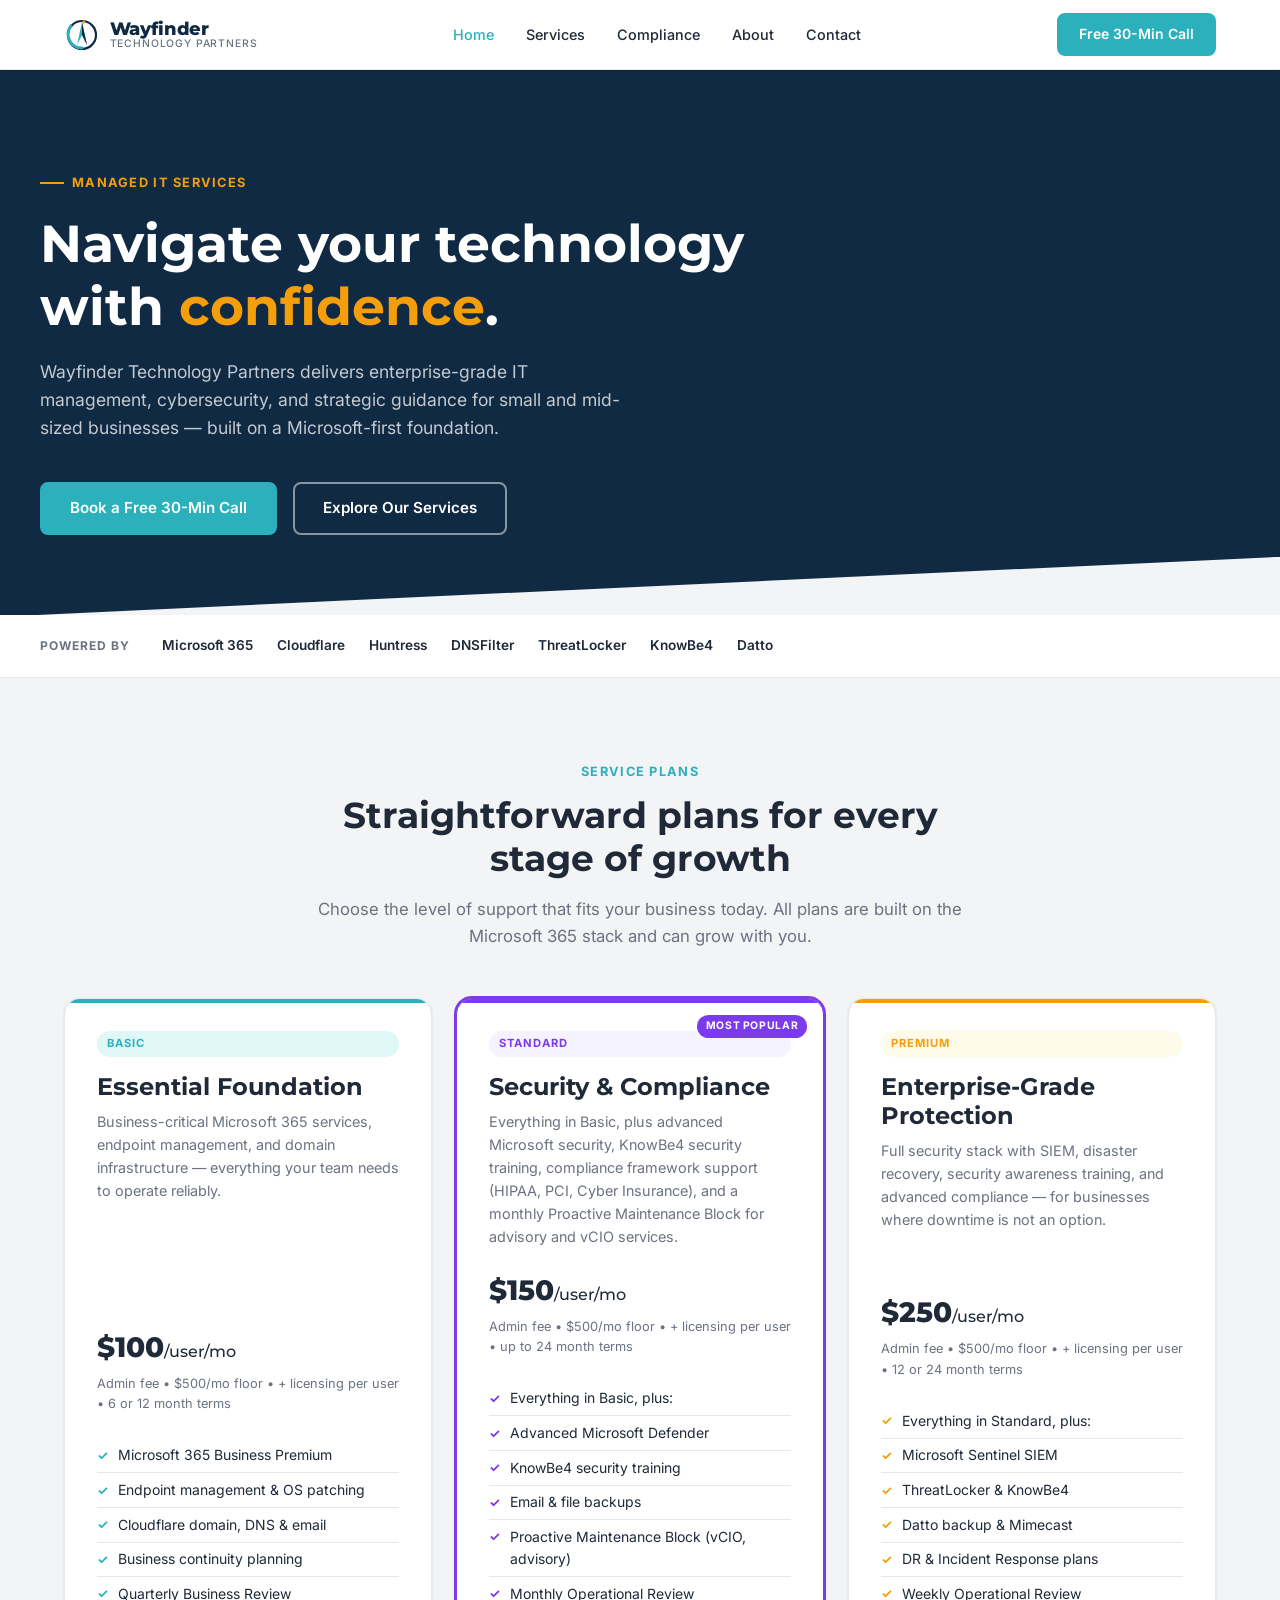
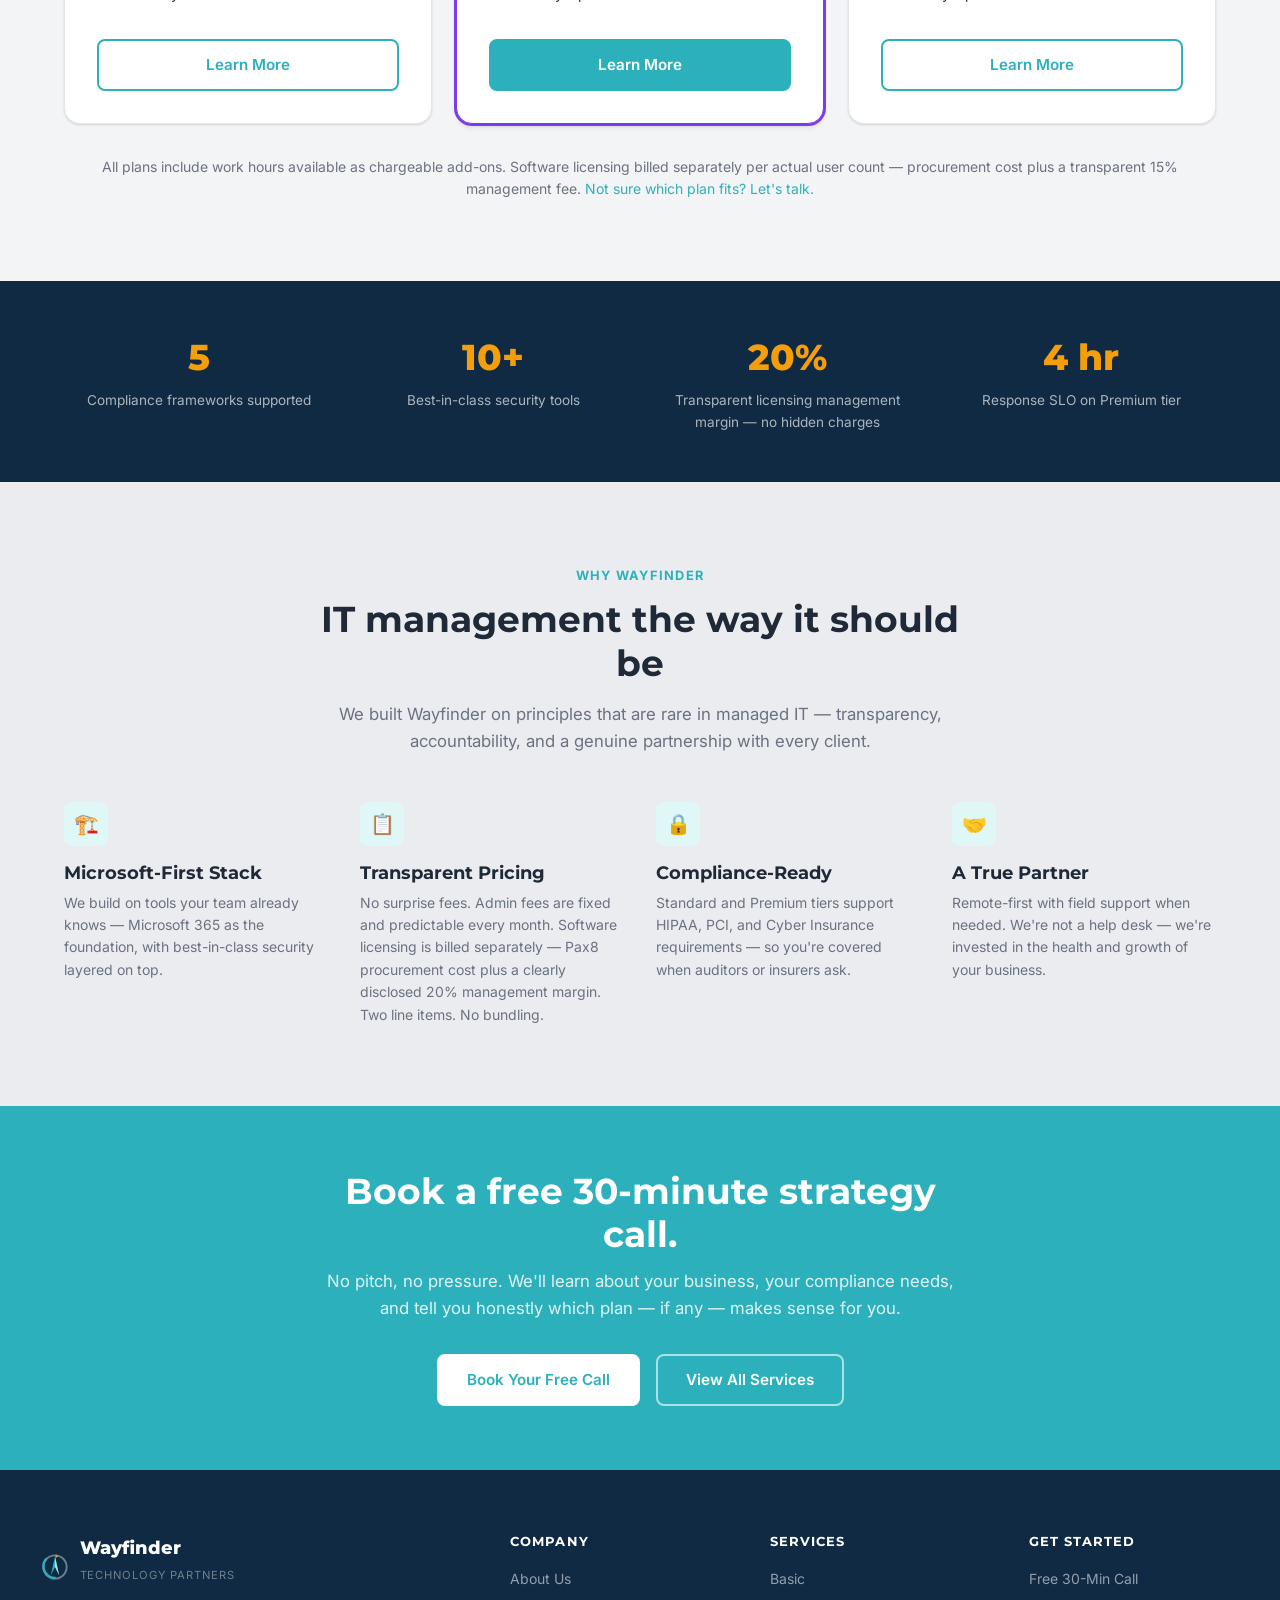
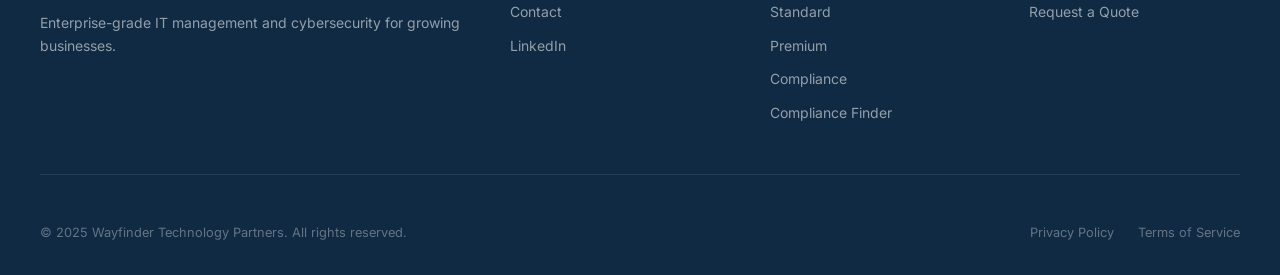
<file: index.html>
<!DOCTYPE html>
<html lang="en">
<head>
  <meta charset="UTF-8" />
  <meta name="viewport" content="width=device-width, initial-scale=1.0" />
  <title>Wayfinder Technology Partners — Managed IT Services</title>
  <meta name="description" content="Wayfinder Technology Partners delivers Microsoft-first IT management, cybersecurity, and strategic support for growing businesses." />

  <!-- Open Graph -->
  <meta property="og:title"       content="Wayfinder Technology Partners" />
  <meta property="og:description" content="Enterprise-grade IT management and security for growing businesses." />
  <meta property="og:type"        content="website" />
  <meta property="og:url"         content="https://wayfindertechpartners.com" />

  <!-- Fonts -->
  <link rel="preconnect" href="https://fonts.googleapis.com" />
  <link rel="preconnect" href="https://fonts.gstatic.com" crossorigin />
  <link href="https://fonts.googleapis.com/css2?family=Montserrat:wght@600;700;800&family=Inter:wght@400;500;600&display=swap" rel="stylesheet" />

  <link rel="stylesheet" href="css/styles.css" />
</head>
<body>

<!-- ============================================================
     NAVIGATION
     ============================================================ -->
<nav class="site-nav" role="navigation" aria-label="Main navigation">
  <div class="nav-inner">
    <a href="index.html" class="nav-logo" aria-label="Wayfinder Technology Partners — Home">
      <svg width="36" height="36" viewBox="0 0 36 36" fill="none" xmlns="http://www.w3.org/2000/svg" aria-hidden="true">
        <circle cx="18" cy="18" r="14" stroke="#102A43" stroke-width="2.2"/>
        <path d="M18 31 A14 14 0 0 1 6.8 8.8" stroke="#2CB1BC" stroke-width="2.8" stroke-linecap="round" fill="none"/>
        <path d="M18 18 L13 28 L18 5 L23 28 Z" fill="#2CB1BC"/>
        <path d="M18 18 L23 28 L18 5 Z" fill="#102A43"/>
        <path d="M18 5 L19.8 3 L21.5 5 L19.8 7 Z" fill="#F59E0B"/>
      </svg>
      <div class="nav-logo-text">
        <span class="nav-logo-name">Wayfinder</span>
        <span class="nav-logo-sub">Technology Partners</span>
      </div>
    </a>

    <ul class="nav-links" role="list">
      <li><a href="index.html"       class="active">Home</a></li>
      <li><a href="services.html">Services</a></li>
      <li><a href="compliance.html">Compliance</a></li>
      <li><a href="about.html">About</a></li>
      <li><a href="contact.html">Contact</a></li>
    </ul>

    <div class="nav-cta-wrap">
      <a href="contact.html" class="btn btn-primary nav-cta">Free 30-Min Call</a>
    </div>

    <button class="nav-toggle" aria-label="Toggle menu" aria-expanded="false">
      <span></span><span></span><span></span>
    </button>
  </div>
</nav>

<!-- Mobile Drawer -->
<div class="nav-drawer" role="dialog" aria-label="Mobile navigation">
  <a href="index.html">Home</a>
  <a href="services.html">Services</a>
  <a href="compliance.html">Compliance</a>
  <a href="about.html">About</a>
  <a href="contact.html">Contact</a>
  <a href="contact.html" class="btn btn-primary">Free 30-Min Call</a>
</div>

<main>

  <!-- ============================================================
       HERO
       ============================================================ -->
  <section class="hero" aria-labelledby="hero-heading">
    <div class="hero-inner">
      <span class="hero-eyebrow">Managed IT Services</span>
      <h1 id="hero-heading">
        Navigate your technology<br />
        with <span>confidence</span>.
      </h1>
      <p class="hero-sub">
        Wayfinder Technology Partners delivers enterprise-grade IT management,
        cybersecurity, and strategic guidance for small and mid-sized businesses
        — built on a Microsoft-first foundation.
      </p>
      <div class="hero-actions">
        <a href="contact.html"  class="btn btn-primary">Book a Free 30-Min Call</a>
        <a href="services.html" class="btn btn-outline">Explore Our Services</a>
      </div>
    </div>
  </section>

  <!-- ============================================================
       TRUST BAR
       ============================================================ -->
  <div class="trust-bar" aria-label="Partner technologies">
    <div class="trust-bar-inner">
      <span class="trust-bar-label">Powered by</span>
      <ul class="trust-bar-items" role="list">
        <li class="trust-bar-item">Microsoft 365</li>
        <li class="trust-bar-item">Cloudflare</li>
        <li class="trust-bar-item">Huntress</li>
        <li class="trust-bar-item">DNSFilter</li>
        <li class="trust-bar-item">ThreatLocker</li>
        <li class="trust-bar-item">KnowBe4</li>
        <li class="trust-bar-item">Datto</li>
      </ul>
    </div>
  </div>

  <!-- ============================================================
       SERVICE TIERS OVERVIEW
       ============================================================ -->
  <section class="section" aria-labelledby="services-heading">
    <div class="container">
      <div class="section-header">
        <span class="eyebrow">Service Plans</span>
        <h2 id="services-heading">Straightforward plans for every stage of growth</h2>
        <p>Choose the level of support that fits your business today. All plans are built on the Microsoft 365 stack and can grow with you.</p>
      </div>

      <div class="tier-cards">

        <!-- Basic -->
        <div class="tier-card basic">
          <span class="tier-badge">Basic</span>
          <h3>Essential Foundation</h3>
          <p class="tier-desc">
            Business-critical Microsoft 365 services, endpoint management, and domain infrastructure — everything your team needs to operate reliably.
          </p>
          <div class="tier-price">$100<span style="font-size:1rem;font-weight:500">/user/mo</span></div>
          <p class="tier-price-note">Admin fee &bull; $500/mo floor &bull; + licensing per user &bull; 6 or 12 month terms</p>
          <ul class="tier-features" aria-label="Basic plan features">
            <li>Microsoft 365 Business Premium</li>
            <li>Endpoint management &amp; OS patching</li>
            <li>Cloudflare domain, DNS &amp; email</li>
            <li>Business continuity planning</li>
            <li>Quarterly Business Review</li>
          </ul>
          <a href="services.html#basic" class="btn btn-outline-dark">Learn More</a>
        </div>

        <!-- Standard (featured) -->
        <div class="tier-card standard featured" aria-label="Most popular plan">
          <span class="featured-badge">Most Popular</span>
          <span class="tier-badge">Standard</span>
          <h3>Security &amp; Compliance</h3>
          <p class="tier-desc">
            Everything in Basic, plus advanced Microsoft security, KnowBe4 security training, compliance framework support (HIPAA, PCI, Cyber Insurance), and a monthly Proactive Maintenance Block for advisory and vCIO services.
          </p>
          <div class="tier-price">$150<span style="font-size:1rem;font-weight:500">/user/mo</span></div>
          <p class="tier-price-note">Admin fee &bull; $500/mo floor &bull; + licensing per user &bull; up to 24 month terms</p>
          <ul class="tier-features" aria-label="Standard plan features">
            <li>Everything in Basic, plus:</li>
            <li>Advanced Microsoft Defender</li>
            <li>KnowBe4 security training</li>
            <li>Email &amp; file backups</li>
            <li>Proactive Maintenance Block (vCIO, advisory)</li>
            <li>Monthly Operational Review</li>
          </ul>
          <a href="services.html#standard" class="btn btn-primary">Learn More</a>
        </div>

        <!-- Premium -->
        <div class="tier-card premium">
          <span class="tier-badge">Premium</span>
          <h3>Enterprise-Grade Protection</h3>
          <p class="tier-desc">
            Full security stack with SIEM, disaster recovery, security awareness training, and advanced compliance — for businesses where downtime is not an option.
          </p>
          <div class="tier-price">$250<span style="font-size:1rem;font-weight:500">/user/mo</span></div>
          <p class="tier-price-note">Admin fee &bull; $500/mo floor &bull; + licensing per user &bull; 12 or 24 month terms</p>
          <ul class="tier-features" aria-label="Premium plan features">
            <li>Everything in Standard, plus:</li>
            <li>Microsoft Sentinel SIEM</li>
            <li>ThreatLocker &amp; KnowBe4</li>
            <li>Datto backup &amp; Mimecast</li>
            <li>DR &amp; Incident Response plans</li>
            <li>Weekly Operational Review</li>
          </ul>
          <a href="services.html#premium" class="btn btn-outline-dark">Learn More</a>
        </div>

      </div><!-- /.tier-cards -->

      <p style="text-align:center; margin-top:2rem; font-size:0.875rem; color: var(--color-text-muted);">
        All plans include work hours available as chargeable add-ons. Software licensing billed separately per actual user count — procurement cost plus a transparent 15% management fee.
        <a href="contact.html">Not sure which plan fits? Let's talk.</a>
      </p>
    </div>
  </section>

  <!-- ============================================================
       STATS BAR
       ============================================================ -->
  <section style="background:var(--color-primary); padding:3rem 1.5rem;" aria-label="Company highlights">
    <div class="container">
      <div class="grid-4" style="text-align:center;">
        <div>
          <div style="font-family:var(--font-heading); font-size:2.25rem; font-weight:800; color:var(--color-highlight);">5</div>
          <div style="font-size:0.85rem; color:rgba(255,255,255,0.65); margin-top:0.25rem;">Compliance frameworks supported</div>
        </div>
        <div>
          <div style="font-family:var(--font-heading); font-size:2.25rem; font-weight:800; color:var(--color-highlight);">10+</div>
          <div style="font-size:0.85rem; color:rgba(255,255,255,0.65); margin-top:0.25rem;">Best-in-class security tools</div>
        </div>
        <div>
          <div style="font-family:var(--font-heading); font-size:2.25rem; font-weight:800; color:var(--color-highlight);">20%</div>
          <div style="font-size:0.85rem; color:rgba(255,255,255,0.65); margin-top:0.25rem;">Transparent licensing management margin — no hidden charges</div>
        </div>
        <div>
          <div style="font-family:var(--font-heading); font-size:2.25rem; font-weight:800; color:var(--color-highlight);">4 hr</div>
          <div style="font-size:0.85rem; color:rgba(255,255,255,0.65); margin-top:0.25rem;">Response SLO on Premium tier</div>
        </div>
      </div>
    </div>
  </section>

  <!-- ============================================================
       WHY WAYFINDER
       ============================================================ -->
  <section class="section section-alt" aria-labelledby="why-heading">
    <div class="container">
      <div class="section-header">
        <span class="eyebrow">Why Wayfinder</span>
        <h2 id="why-heading">IT management the way it should be</h2>
        <p>We built Wayfinder on principles that are rare in managed IT — transparency, accountability, and a genuine partnership with every client.</p>
      </div>

      <div class="feature-grid">
        <div class="feature-block">
          <div class="feature-icon" aria-hidden="true">🏗️</div>
          <h4>Microsoft-First Stack</h4>
          <p>We build on tools your team already knows — Microsoft 365 as the foundation, with best-in-class security layered on top.</p>
        </div>
        <div class="feature-block">
          <div class="feature-icon" aria-hidden="true">📋</div>
          <h4>Transparent Pricing</h4>
          <p>No surprise fees. Admin fees are fixed and predictable every month. Software licensing is billed separately — Pax8 procurement cost plus a clearly disclosed 20% management margin. Two line items. No bundling.</p>
        </div>
        <div class="feature-block">
          <div class="feature-icon" aria-hidden="true">🔒</div>
          <h4>Compliance-Ready</h4>
          <p>Standard and Premium tiers support HIPAA, PCI, and Cyber Insurance requirements — so you're covered when auditors or insurers ask.</p>
        </div>
        <div class="feature-block">
          <div class="feature-icon" aria-hidden="true">🤝</div>
          <h4>A True Partner</h4>
          <p>Remote-first with field support when needed. We're not a help desk — we're invested in the health and growth of your business.</p>
        </div>
      </div>
    </div>
  </section>

  <!-- ============================================================
       CTA BANNER
       ============================================================ -->
  <section class="cta-banner" aria-labelledby="cta-heading">
    <div class="container" style="max-width: 700px;">
      <h2 id="cta-heading">Book a free 30-minute strategy call.</h2>
      <p>No pitch, no pressure. We'll learn about your business, your compliance needs, and tell you honestly which plan — if any — makes sense for you.</p>
      <div class="cta-banner-actions">
        <a href="contact.html"  class="btn btn-white">Book Your Free Call</a>
        <a href="services.html" class="btn btn-outline">View All Services</a>
      </div>
    </div>
  </section>

</main>

<!-- ============================================================
     FOOTER
     ============================================================ -->
<footer class="site-footer" aria-label="Site footer">
  <div class="footer-inner">
    <div class="footer-top">
      <div>
        <div style="display:flex; align-items:center; gap:0.6rem; margin-bottom:0.75rem;">
          <svg width="30" height="30" viewBox="0 0 36 36" fill="none" xmlns="http://www.w3.org/2000/svg" aria-hidden="true">
            <circle cx="18" cy="18" r="14" stroke="rgba(255,255,255,0.4)" stroke-width="2.2"/>
            <path d="M18 31 A14 14 0 0 1 6.8 8.8" stroke="#2CB1BC" stroke-width="2.8" stroke-linecap="round" fill="none"/>
            <path d="M18 18 L13 28 L18 5 L23 28 Z" fill="#2CB1BC"/>
            <path d="M18 18 L23 28 L18 5 Z" fill="rgba(255,255,255,0.6)"/>
            <path d="M18 5 L19.8 3 L21.5 5 L19.8 7 Z" fill="#F59E0B"/>
          </svg>
          <div>
            <span class="footer-brand-name">Wayfinder</span>
            <span class="footer-brand-sub">Technology Partners</span>
          </div>
        </div>
        <p class="footer-tagline">Enterprise-grade IT management and cybersecurity for growing businesses.</p>
      </div>
      <div class="footer-col">
        <h5>Company</h5>
        <ul role="list">
          <li><a href="about.html">About Us</a></li>
          <li><a href="contact.html">Contact</a></li>
          <li><a href="https://linkedin.com/company/wayfinder-tech-partners" target="_blank" rel="noopener">LinkedIn</a></li>
        </ul>
      </div>
      <div class="footer-col">
        <h5>Services</h5>
        <ul role="list">
          <li><a href="services.html#basic">Basic</a></li>
          <li><a href="services.html#standard">Standard</a></li>
          <li><a href="services.html#premium">Premium</a></li>
          <li><a href="compliance.html">Compliance</a></li>
          <li><a href="compliance.html#compliance-finder">Compliance Finder</a></li>
        </ul>
      </div>
      <div class="footer-col">
        <h5>Get Started</h5>
        <ul role="list">
          <li><a href="contact.html">Free 30-Min Call</a></li>
          <li><a href="contact.html">Request a Quote</a></li>
        </ul>
      </div>
    </div>
    <div class="footer-bottom">
      <p>&copy; 2025 Wayfinder Technology Partners. All rights reserved.</p>
      <nav class="footer-bottom-links" aria-label="Legal links">
        <a href="#">Privacy Policy</a>
        <a href="#">Terms of Service</a>
      </nav>
    </div>
  </div>
</footer>

<script src="js/main.js"></script>
</body>
</html>
</file>
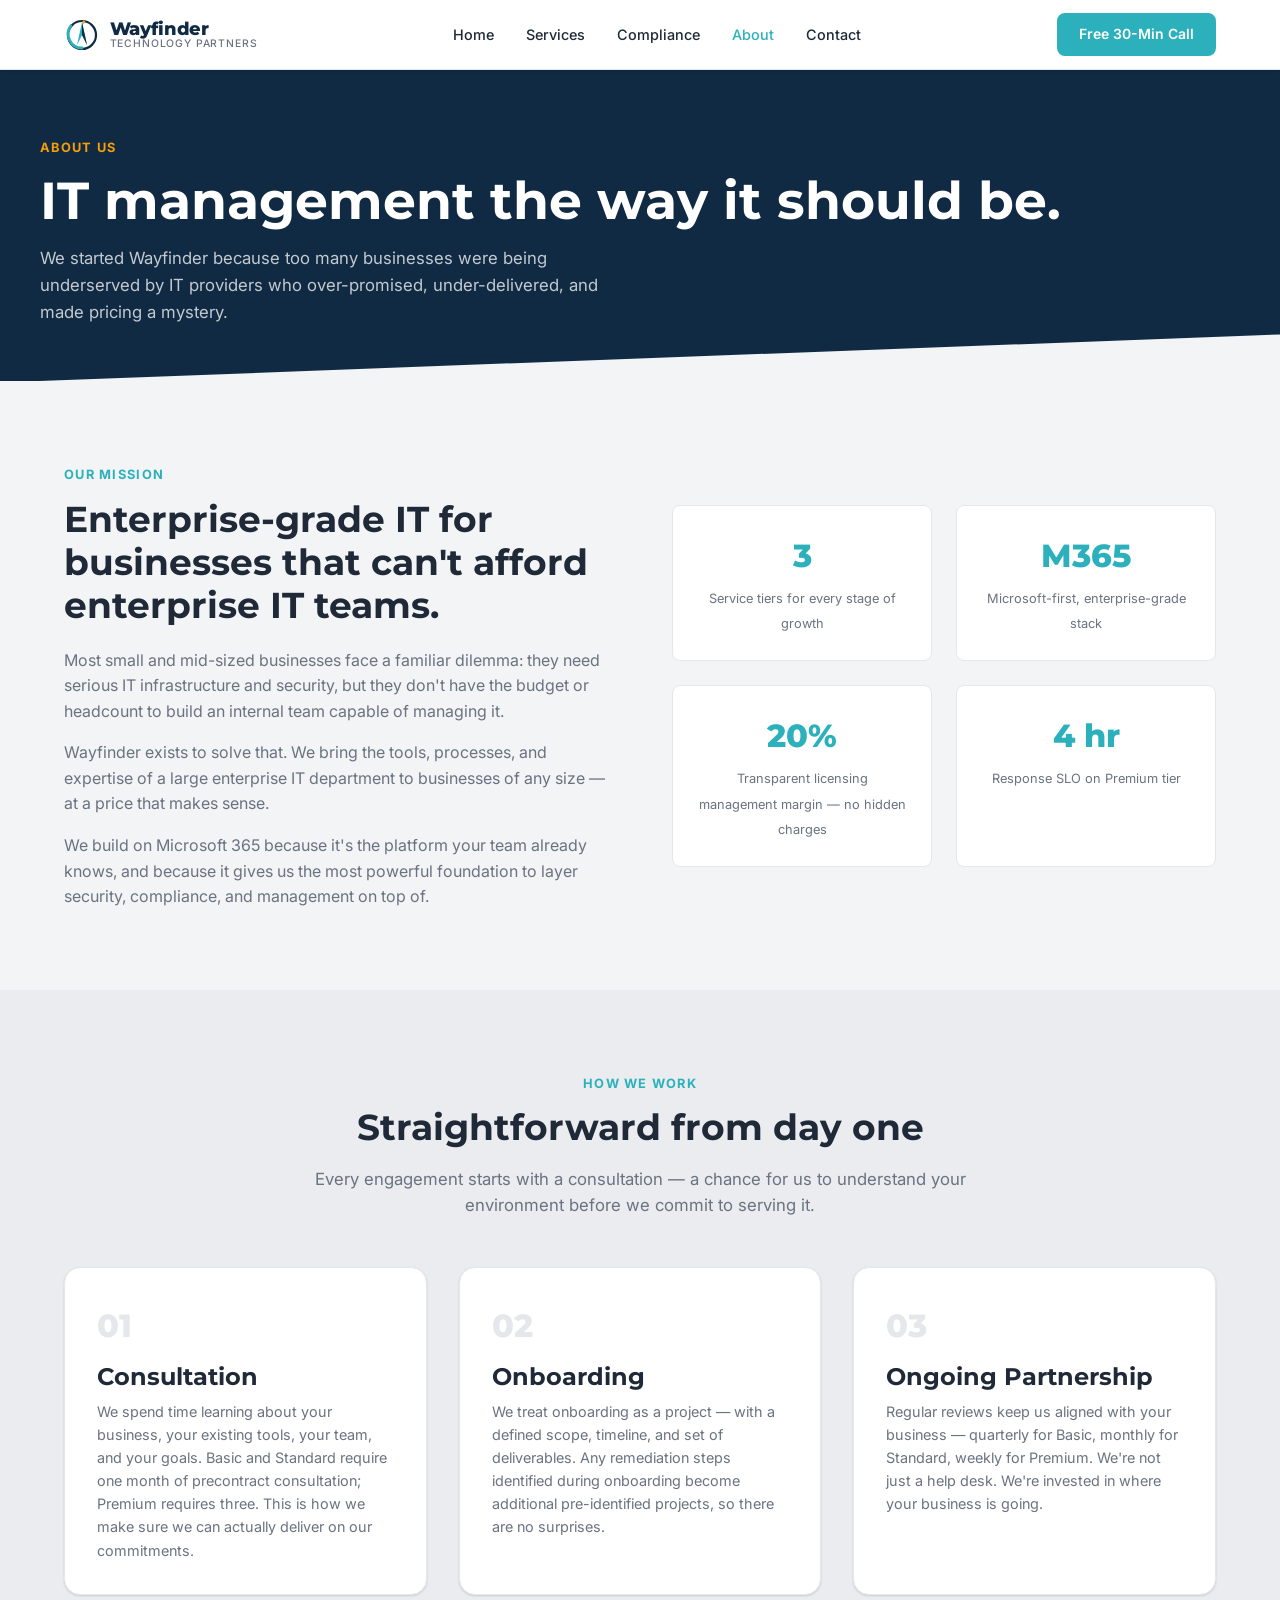
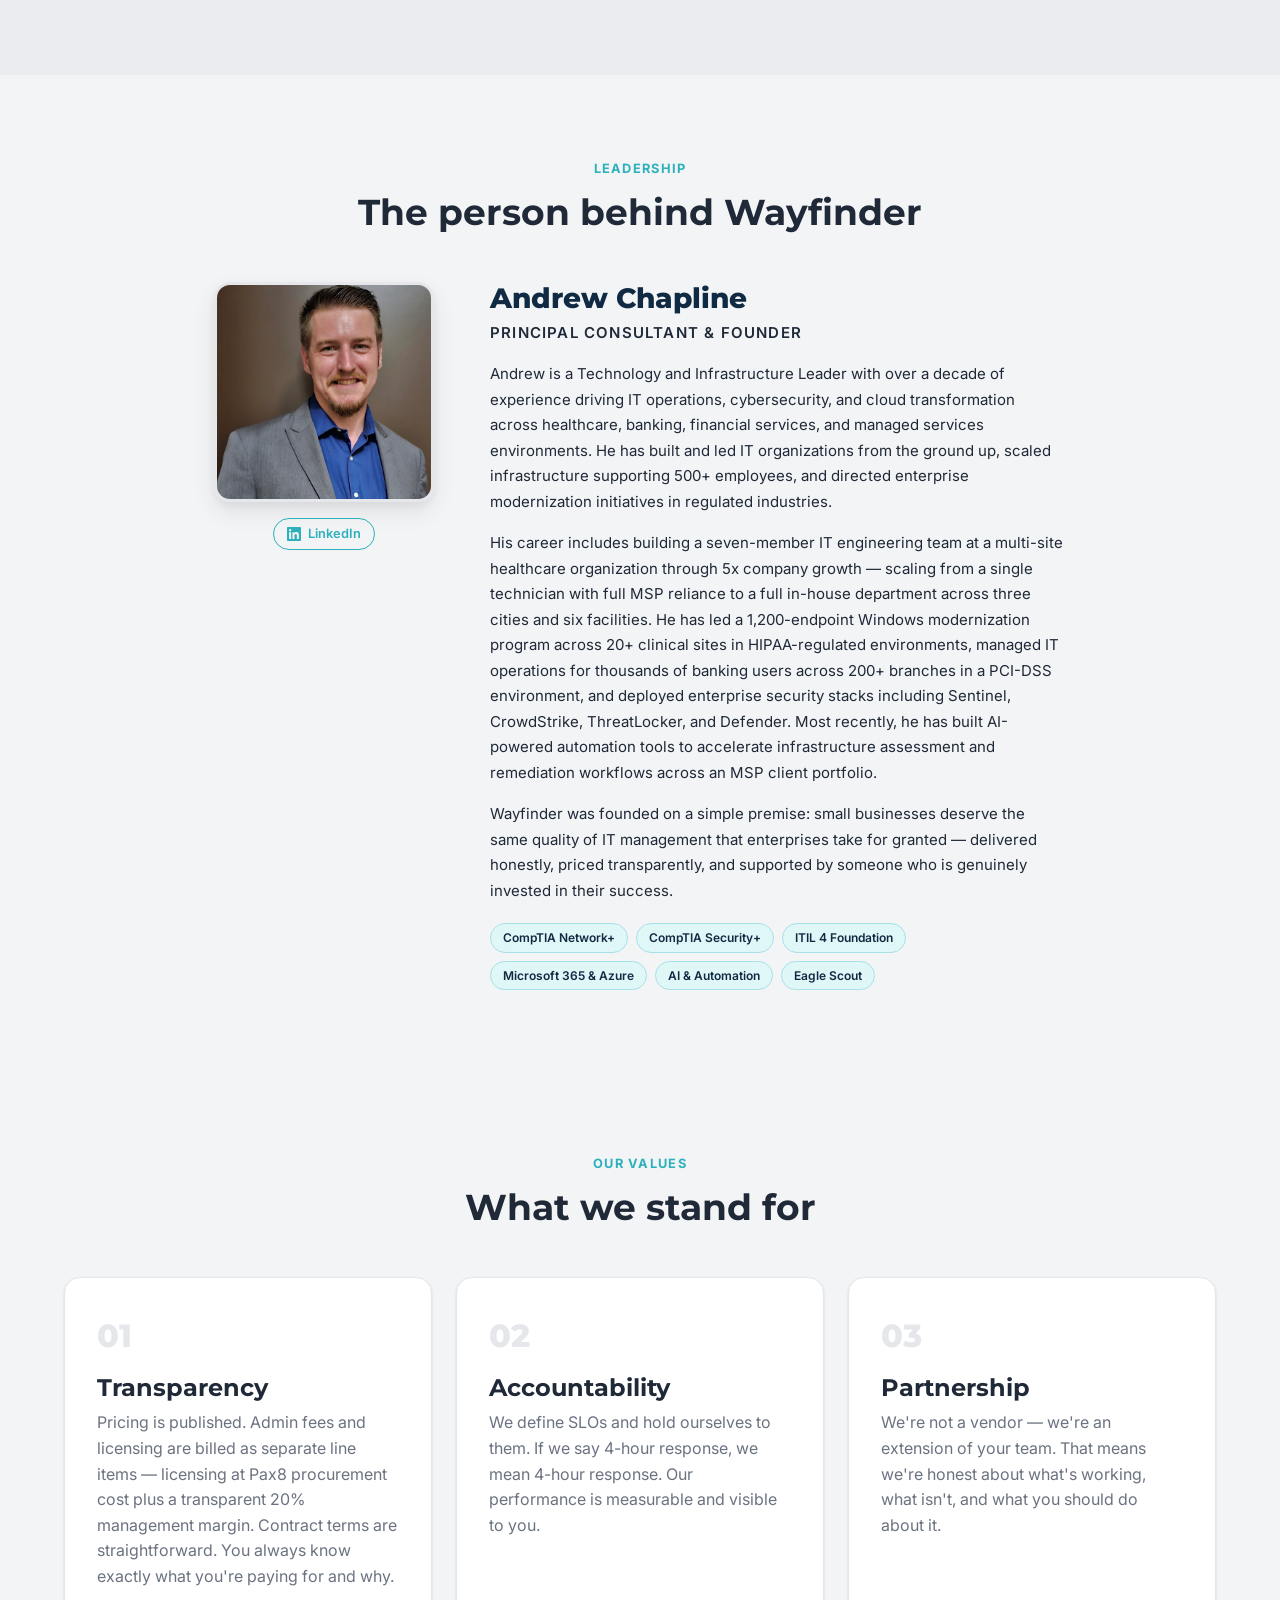
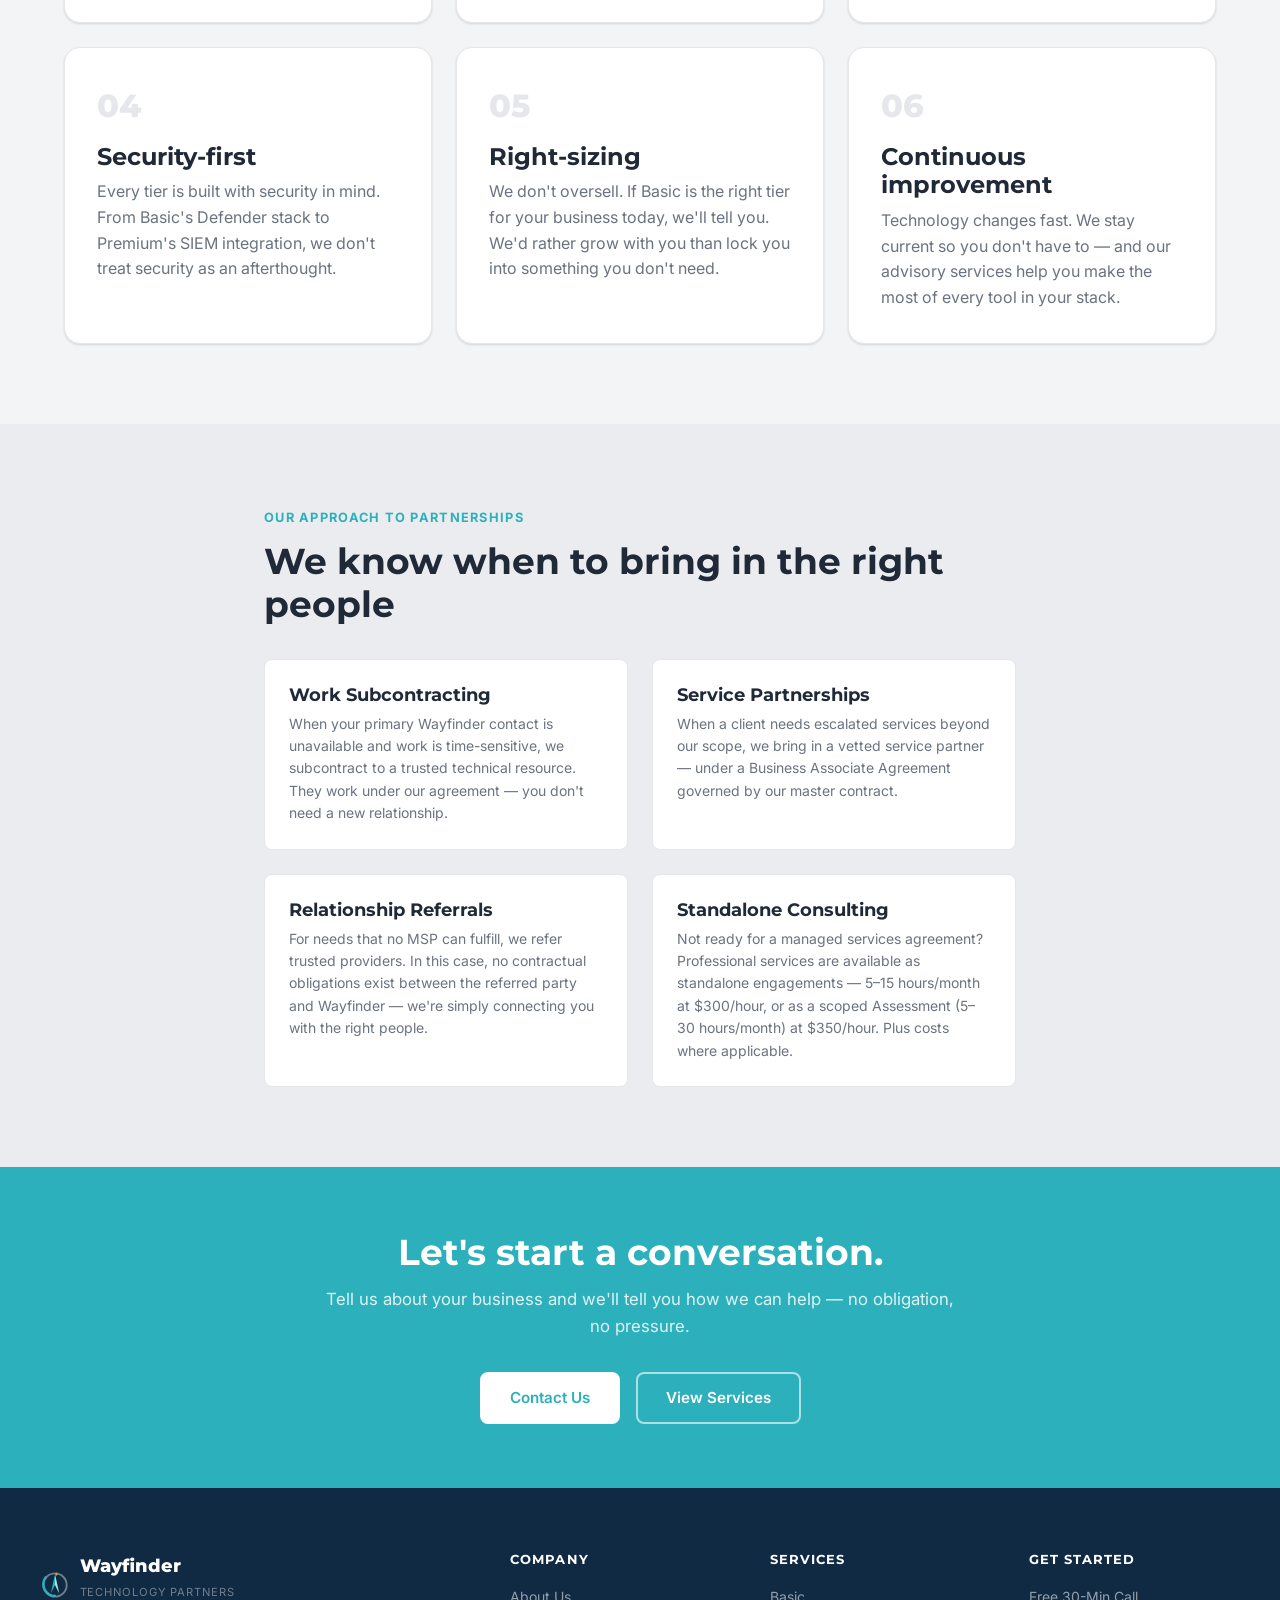
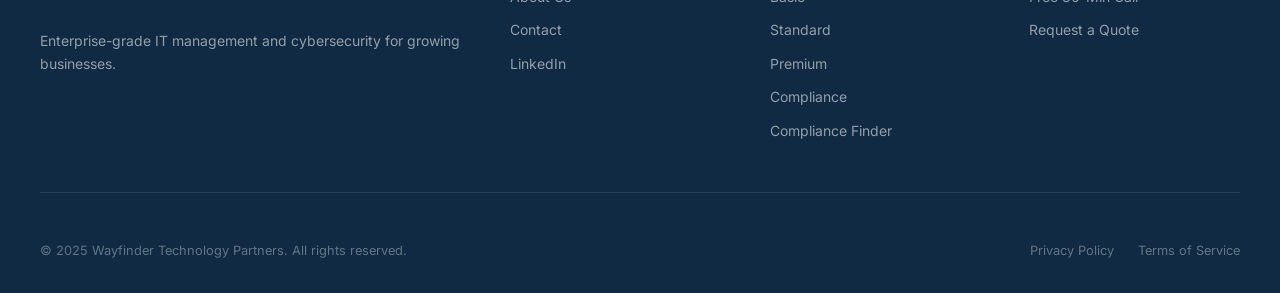
<file: about.html>
<!DOCTYPE html>
<html lang="en">
<head>
  <meta charset="UTF-8" />
  <meta name="viewport" content="width=device-width, initial-scale=1.0" />
  <title>About — Wayfinder Technology Partners</title>
  <meta name="description" content="Learn about Wayfinder Technology Partners — our mission, our approach to managed IT, and why we built a firm on transparency and genuine partnership." />

  <meta property="og:title"       content="About — Wayfinder Technology Partners" />
  <meta property="og:description" content="Managed IT built on transparency, accountability, and a genuine partnership with every client." />
  <meta property="og:type"        content="website" />
  <meta property="og:url"         content="https://wayfindertechpartners.com/about.html" />

  <link rel="preconnect" href="https://fonts.googleapis.com" />
  <link rel="preconnect" href="https://fonts.gstatic.com" crossorigin />
  <link href="https://fonts.googleapis.com/css2?family=Montserrat:wght@600;700;800&family=Inter:wght@400;500;600&display=swap" rel="stylesheet" />
  <link rel="stylesheet" href="css/styles.css" />
</head>
<body>

<nav class="site-nav" role="navigation" aria-label="Main navigation">
  <div class="nav-inner">
    <a href="index.html" class="nav-logo" aria-label="Wayfinder Technology Partners — Home">
      <svg width="36" height="36" viewBox="0 0 36 36" fill="none" xmlns="http://www.w3.org/2000/svg" aria-hidden="true">
        <circle cx="18" cy="18" r="14" stroke="#102A43" stroke-width="2.2"/>
        <path d="M18 31 A14 14 0 0 1 6.8 8.8" stroke="#2CB1BC" stroke-width="2.8" stroke-linecap="round" fill="none"/>
        <path d="M18 18 L13 28 L18 5 L23 28 Z" fill="#2CB1BC"/>
        <path d="M18 18 L23 28 L18 5 Z" fill="#102A43"/>
        <path d="M18 5 L19.8 3 L21.5 5 L19.8 7 Z" fill="#F59E0B"/>
      </svg>
      <div class="nav-logo-text">
        <span class="nav-logo-name">Wayfinder</span>
        <span class="nav-logo-sub">Technology Partners</span>
      </div>
    </a>
    <ul class="nav-links" role="list">
      <li><a href="index.html">Home</a></li>
      <li><a href="services.html">Services</a></li>
      <li><a href="compliance.html">Compliance</a></li>
      <li><a href="about.html" class="active">About</a></li>
      <li><a href="contact.html">Contact</a></li>
    </ul>
    <div class="nav-cta-wrap">
      <a href="contact.html" class="btn btn-primary nav-cta">Free 30-Min Call</a>
    </div>
    <button class="nav-toggle" aria-label="Toggle menu" aria-expanded="false">
      <span></span><span></span><span></span>
    </button>
  </div>
</nav>
<div class="nav-drawer">
  <a href="index.html">Home</a>
  <a href="services.html">Services</a>
  <a href="compliance.html">Compliance</a>
  <a href="about.html">About</a>
  <a href="contact.html">Contact</a>
  <a href="contact.html" class="btn btn-primary">Free 30-Min Call</a>
</div>

<main>

  <!-- Page Hero -->
  <section class="page-hero" aria-labelledby="about-heading">
    <div class="page-hero-inner">
      <span class="eyebrow">About Us</span>
      <h1 id="about-heading">IT management the way it should be.</h1>
      <p>We started Wayfinder because too many businesses were being underserved by IT providers who over-promised, under-delivered, and made pricing a mystery.</p>
    </div>
  </section>

  <!-- ============================================================
       MISSION
       ============================================================ -->
  <section class="section" aria-labelledby="mission-heading">
    <div class="container">
      <div class="about-mission">
        <div class="mission-text">
          <span class="eyebrow" style="display:inline-block; font-size:0.8rem; font-weight:700; text-transform:uppercase; letter-spacing:0.1em; color:var(--color-accent); margin-bottom:0.75rem;">Our Mission</span>
          <h2 id="mission-heading">Enterprise-grade IT for businesses that can't afford enterprise IT teams.</h2>
          <p>
            Most small and mid-sized businesses face a familiar dilemma: they need serious IT infrastructure and security, but they don't have the budget or headcount to build an internal team capable of managing it.
          </p>
          <p>
            Wayfinder exists to solve that. We bring the tools, processes, and expertise of a large enterprise IT department to businesses of any size — at a price that makes sense.
          </p>
          <p>
            We build on Microsoft 365 because it's the platform your team already knows, and because it gives us the most powerful foundation to layer security, compliance, and management on top of.
          </p>
        </div>
        <div class="mission-stat-grid" aria-label="Company highlights">
          <div class="mission-stat">
            <span class="mission-stat-num">3</span>
            <span class="mission-stat-label">Service tiers for every stage of growth</span>
          </div>
          <div class="mission-stat">
            <span class="mission-stat-num">M365</span>
            <span class="mission-stat-label">Microsoft-first, enterprise-grade stack</span>
          </div>
          <div class="mission-stat">
            <span class="mission-stat-num">20%</span>
            <span class="mission-stat-label">Transparent licensing management margin — no hidden charges</span>
          </div>
          <div class="mission-stat">
            <span class="mission-stat-num">4 hr</span>
            <span class="mission-stat-label">Response SLO on Premium tier</span>
          </div>
        </div>
      </div>
    </div>
  </section>

  <!-- ============================================================
       HOW WE WORK
       ============================================================ -->
  <section class="section section-alt" aria-labelledby="how-heading">
    <div class="container">
      <div class="section-header">
        <span class="eyebrow">How We Work</span>
        <h2 id="how-heading">Straightforward from day one</h2>
        <p>Every engagement starts with a consultation — a chance for us to understand your environment before we commit to serving it.</p>
      </div>

      <div class="grid-3">
        <div style="background:var(--color-white); border:1px solid var(--color-border); border-radius:var(--radius-lg); padding:2rem; box-shadow:var(--shadow-sm);">
          <div style="font-family:var(--font-heading); font-size:2rem; font-weight:800; color:var(--color-border); margin-bottom:0.75rem;">01</div>
          <h3 style="margin-bottom:0.5rem;">Consultation</h3>
          <p style="font-size:0.9rem;">We spend time learning about your business, your existing tools, your team, and your goals. Basic and Standard require one month of precontract consultation; Premium requires three. This is how we make sure we can actually deliver on our commitments.</p>
        </div>
        <div style="background:var(--color-white); border:1px solid var(--color-border); border-radius:var(--radius-lg); padding:2rem; box-shadow:var(--shadow-sm);">
          <div style="font-family:var(--font-heading); font-size:2rem; font-weight:800; color:var(--color-border); margin-bottom:0.75rem;">02</div>
          <h3 style="margin-bottom:0.5rem;">Onboarding</h3>
          <p style="font-size:0.9rem;">We treat onboarding as a project — with a defined scope, timeline, and set of deliverables. Any remediation steps identified during onboarding become additional pre-identified projects, so there are no surprises.</p>
        </div>
        <div style="background:var(--color-white); border:1px solid var(--color-border); border-radius:var(--radius-lg); padding:2rem; box-shadow:var(--shadow-sm);">
          <div style="font-family:var(--font-heading); font-size:2rem; font-weight:800; color:var(--color-border); margin-bottom:0.75rem;">03</div>
          <h3 style="margin-bottom:0.5rem;">Ongoing Partnership</h3>
          <p style="font-size:0.9rem;">Regular reviews keep us aligned with your business — quarterly for Basic, monthly for Standard, weekly for Premium. We're not just a help desk. We're invested in where your business is going.</p>
        </div>
      </div>
    </div>
  </section>

  <!-- ============================================================
       FOUNDER
       ============================================================ -->
  <section class="section" aria-labelledby="founder-heading">
    <div class="container" style="max-width:900px;">
      <div class="section-header">
        <span class="eyebrow">Leadership</span>
        <h2 id="founder-heading">The person behind Wayfinder</h2>
      </div>
      <div class="founder-layout">
        <div class="founder-photo-wrap">
          <img
            src="assets/andrew-chapline.png"
            alt="Andrew Chapline, Principal Consultant at Wayfinder Technology Partners"
            class="founder-photo"
            width="220"
            height="220"
          />
          <div class="founder-social">
            <a href="https://linkedin.com/in/andrew-chapline" target="_blank" rel="noopener" aria-label="Andrew Chapline on LinkedIn">
              <svg width="14" height="14" viewBox="0 0 24 24" fill="currentColor" aria-hidden="true"><path d="M20.45 20.45h-3.55v-5.57c0-1.33-.03-3.04-1.85-3.04-1.86 0-2.14 1.45-2.14 2.95v5.66H9.36V9h3.41v1.56h.05c.47-.9 1.63-1.85 3.36-1.85 3.59 0 4.26 2.36 4.26 5.43v6.31ZM5.34 7.43a2.06 2.06 0 1 1 0-4.12 2.06 2.06 0 0 1 0 4.12ZM7.12 20.45H3.56V9h3.56v11.45ZM22.22 0H1.77C.79 0 0 .77 0 1.73v20.54C0 23.23.79 24 1.77 24h20.45C23.21 24 24 23.23 24 22.27V1.73C24 .77 23.21 0 22.22 0Z"/></svg>
              LinkedIn
            </a>
          </div>
        </div>
        <div class="founder-bio">
          <h3 class="founder-name">Andrew Chapline</h3>
          <p class="founder-title">Principal Consultant &amp; Founder</p>
          <p>
            Andrew is a Technology and Infrastructure Leader with over a decade of experience driving IT operations, cybersecurity, and cloud transformation across healthcare, banking, financial services, and managed services environments. He has built and led IT organizations from the ground up, scaled infrastructure supporting 500+ employees, and directed enterprise modernization initiatives in regulated industries.
          </p>
          <p>
            His career includes building a seven-member IT engineering team at a multi-site healthcare organization through 5x company growth — scaling from a single technician with full MSP reliance to a full in-house department across three cities and six facilities. He has led a 1,200-endpoint Windows modernization program across 20+ clinical sites in HIPAA-regulated environments, managed IT operations for thousands of banking users across 200+ branches in a PCI-DSS environment, and deployed enterprise security stacks including Sentinel, CrowdStrike, ThreatLocker, and Defender. Most recently, he has built AI-powered automation tools to accelerate infrastructure assessment and remediation workflows across an MSP client portfolio.
          </p>
          <p>
            Wayfinder was founded on a simple premise: small businesses deserve the same quality of IT management that enterprises take for granted — delivered honestly, priced transparently, and supported by someone who is genuinely invested in their success.
          </p>
          <div class="founder-certs" aria-label="Certifications">
            <span class="cert-badge">CompTIA Network+</span>
            <span class="cert-badge">CompTIA Security+</span>
            <span class="cert-badge">ITIL 4 Foundation</span>
            <span class="cert-badge">Microsoft 365 &amp; Azure</span>
            <span class="cert-badge">AI &amp; Automation</span>
            <span class="cert-badge">Eagle Scout</span>
          </div>
        </div>
      </div>
    </div>
  </section>

  <!-- ============================================================
       VALUES
       ============================================================ -->
  <section class="section" aria-labelledby="values-heading">
    <div class="container">
      <div class="section-header">
        <span class="eyebrow">Our Values</span>
        <h2 id="values-heading">What we stand for</h2>
      </div>

      <div class="values-grid">
        <div class="value-card">
          <span class="value-num">01</span>
          <h3>Transparency</h3>
          <p>Pricing is published. Admin fees and licensing are billed as separate line items — licensing at Pax8 procurement cost plus a transparent 20% management margin. Contract terms are straightforward. You always know exactly what you're paying for and why.</p>
        </div>
        <div class="value-card">
          <span class="value-num">02</span>
          <h3>Accountability</h3>
          <p>We define SLOs and hold ourselves to them. If we say 4-hour response, we mean 4-hour response. Our performance is measurable and visible to you.</p>
        </div>
        <div class="value-card">
          <span class="value-num">03</span>
          <h3>Partnership</h3>
          <p>We're not a vendor — we're an extension of your team. That means we're honest about what's working, what isn't, and what you should do about it.</p>
        </div>
        <div class="value-card">
          <span class="value-num">04</span>
          <h3>Security-first</h3>
          <p>Every tier is built with security in mind. From Basic's Defender stack to Premium's SIEM integration, we don't treat security as an afterthought.</p>
        </div>
        <div class="value-card">
          <span class="value-num">05</span>
          <h3>Right-sizing</h3>
          <p>We don't oversell. If Basic is the right tier for your business today, we'll tell you. We'd rather grow with you than lock you into something you don't need.</p>
        </div>
        <div class="value-card">
          <span class="value-num">06</span>
          <h3>Continuous improvement</h3>
          <p>Technology changes fast. We stay current so you don't have to — and our advisory services help you make the most of every tool in your stack.</p>
        </div>
      </div>
    </div>
  </section>

  <!-- ============================================================
       PARTNERSHIPS
       ============================================================ -->
  <section class="section section-alt" aria-labelledby="partners-heading">
    <div class="container" style="max-width:800px;">
      <div class="section-header" style="text-align:left; max-width:100%; margin-bottom:2rem;">
        <span class="eyebrow" style="display:inline-block; font-size:0.8rem; font-weight:700; text-transform:uppercase; letter-spacing:0.1em; color:var(--color-accent); margin-bottom:0.75rem;">Our Approach to Partnerships</span>
        <h2 id="partners-heading">We know when to bring in the right people</h2>
      </div>
      <div class="grid-2" style="gap:1.5rem;">
        <div style="background:var(--color-white); border:1px solid var(--color-border); border-radius:var(--radius); padding:1.5rem;">
          <h4 style="margin-bottom:0.5rem;">Work Subcontracting</h4>
          <p style="font-size:0.875rem;">When your primary Wayfinder contact is unavailable and work is time-sensitive, we subcontract to a trusted technical resource. They work under our agreement — you don't need a new relationship.</p>
        </div>
        <div style="background:var(--color-white); border:1px solid var(--color-border); border-radius:var(--radius); padding:1.5rem;">
          <h4 style="margin-bottom:0.5rem;">Service Partnerships</h4>
          <p style="font-size:0.875rem;">When a client needs escalated services beyond our scope, we bring in a vetted service partner — under a Business Associate Agreement governed by our master contract.</p>
        </div>
        <div style="background:var(--color-white); border:1px solid var(--color-border); border-radius:var(--radius); padding:1.5rem;">
          <h4 style="margin-bottom:0.5rem;">Relationship Referrals</h4>
          <p style="font-size:0.875rem;">For needs that no MSP can fulfill, we refer trusted providers. In this case, no contractual obligations exist between the referred party and Wayfinder — we're simply connecting you with the right people.</p>
        </div>
        <div style="background:var(--color-white); border:1px solid var(--color-border); border-radius:var(--radius); padding:1.5rem;">
          <h4 style="margin-bottom:0.5rem;">Standalone Consulting</h4>
          <p style="font-size:0.875rem;">Not ready for a managed services agreement? Professional services are available as standalone engagements — 5–15 hours/month at $300/hour, or as a scoped Assessment (5–30 hours/month) at $350/hour. Plus costs where applicable.</p>
        </div>
      </div>
    </div>
  </section>

  <!-- CTA -->
  <section class="cta-banner" aria-labelledby="about-cta-heading">
    <div class="container" style="max-width:700px;">
      <h2 id="about-cta-heading">Let's start a conversation.</h2>
      <p>Tell us about your business and we'll tell you how we can help — no obligation, no pressure.</p>
      <div class="cta-banner-actions">
        <a href="contact.html" class="btn btn-white">Contact Us</a>
        <a href="services.html" class="btn btn-outline">View Services</a>
      </div>
    </div>
  </section>

</main>

<footer class="site-footer">
  <div class="footer-inner">
    <div class="footer-top">
      <div>
        <div style="display:flex; align-items:center; gap:0.6rem; margin-bottom:0.75rem;">
          <svg width="30" height="30" viewBox="0 0 36 36" fill="none" xmlns="http://www.w3.org/2000/svg" aria-hidden="true">
            <circle cx="18" cy="18" r="14" stroke="rgba(255,255,255,0.4)" stroke-width="2.2"/>
            <path d="M18 31 A14 14 0 0 1 6.8 8.8" stroke="#2CB1BC" stroke-width="2.8" stroke-linecap="round" fill="none"/>
            <path d="M18 18 L13 28 L18 5 L23 28 Z" fill="#2CB1BC"/>
            <path d="M18 18 L23 28 L18 5 Z" fill="rgba(255,255,255,0.6)"/>
            <path d="M18 5 L19.8 3 L21.5 5 L19.8 7 Z" fill="#F59E0B"/>
          </svg>
          <div>
            <span class="footer-brand-name">Wayfinder</span>
            <span class="footer-brand-sub">Technology Partners</span>
          </div>
        </div>
        <p class="footer-tagline">Enterprise-grade IT management and cybersecurity for growing businesses.</p>
      </div>
      <div class="footer-col">
        <h5>Company</h5>
        <ul role="list">
          <li><a href="about.html">About Us</a></li>
          <li><a href="contact.html">Contact</a></li>
          <li><a href="https://linkedin.com/company/wayfinder-tech-partners" target="_blank" rel="noopener">LinkedIn</a></li>
        </ul>
      </div>
      <div class="footer-col">
        <h5>Services</h5>
        <ul role="list">
          <li><a href="services.html#basic">Basic</a></li>
          <li><a href="services.html#standard">Standard</a></li>
          <li><a href="services.html#premium">Premium</a></li>
          <li><a href="compliance.html">Compliance</a></li>
          <li><a href="compliance.html#compliance-finder">Compliance Finder</a></li>
        </ul>
      </div>
      <div class="footer-col">
        <h5>Get Started</h5>
        <ul role="list">
          <li><a href="contact.html">Free 30-Min Call</a></li>
          <li><a href="contact.html">Request a Quote</a></li>
        </ul>
      </div>
    </div>
    <div class="footer-bottom">
      <p>&copy; 2025 Wayfinder Technology Partners. All rights reserved.</p>
      <nav class="footer-bottom-links">
        <a href="#">Privacy Policy</a>
        <a href="#">Terms of Service</a>
      </nav>
    </div>
  </div>
</footer>

<script src="js/main.js"></script>
</body>
</html>
</file>
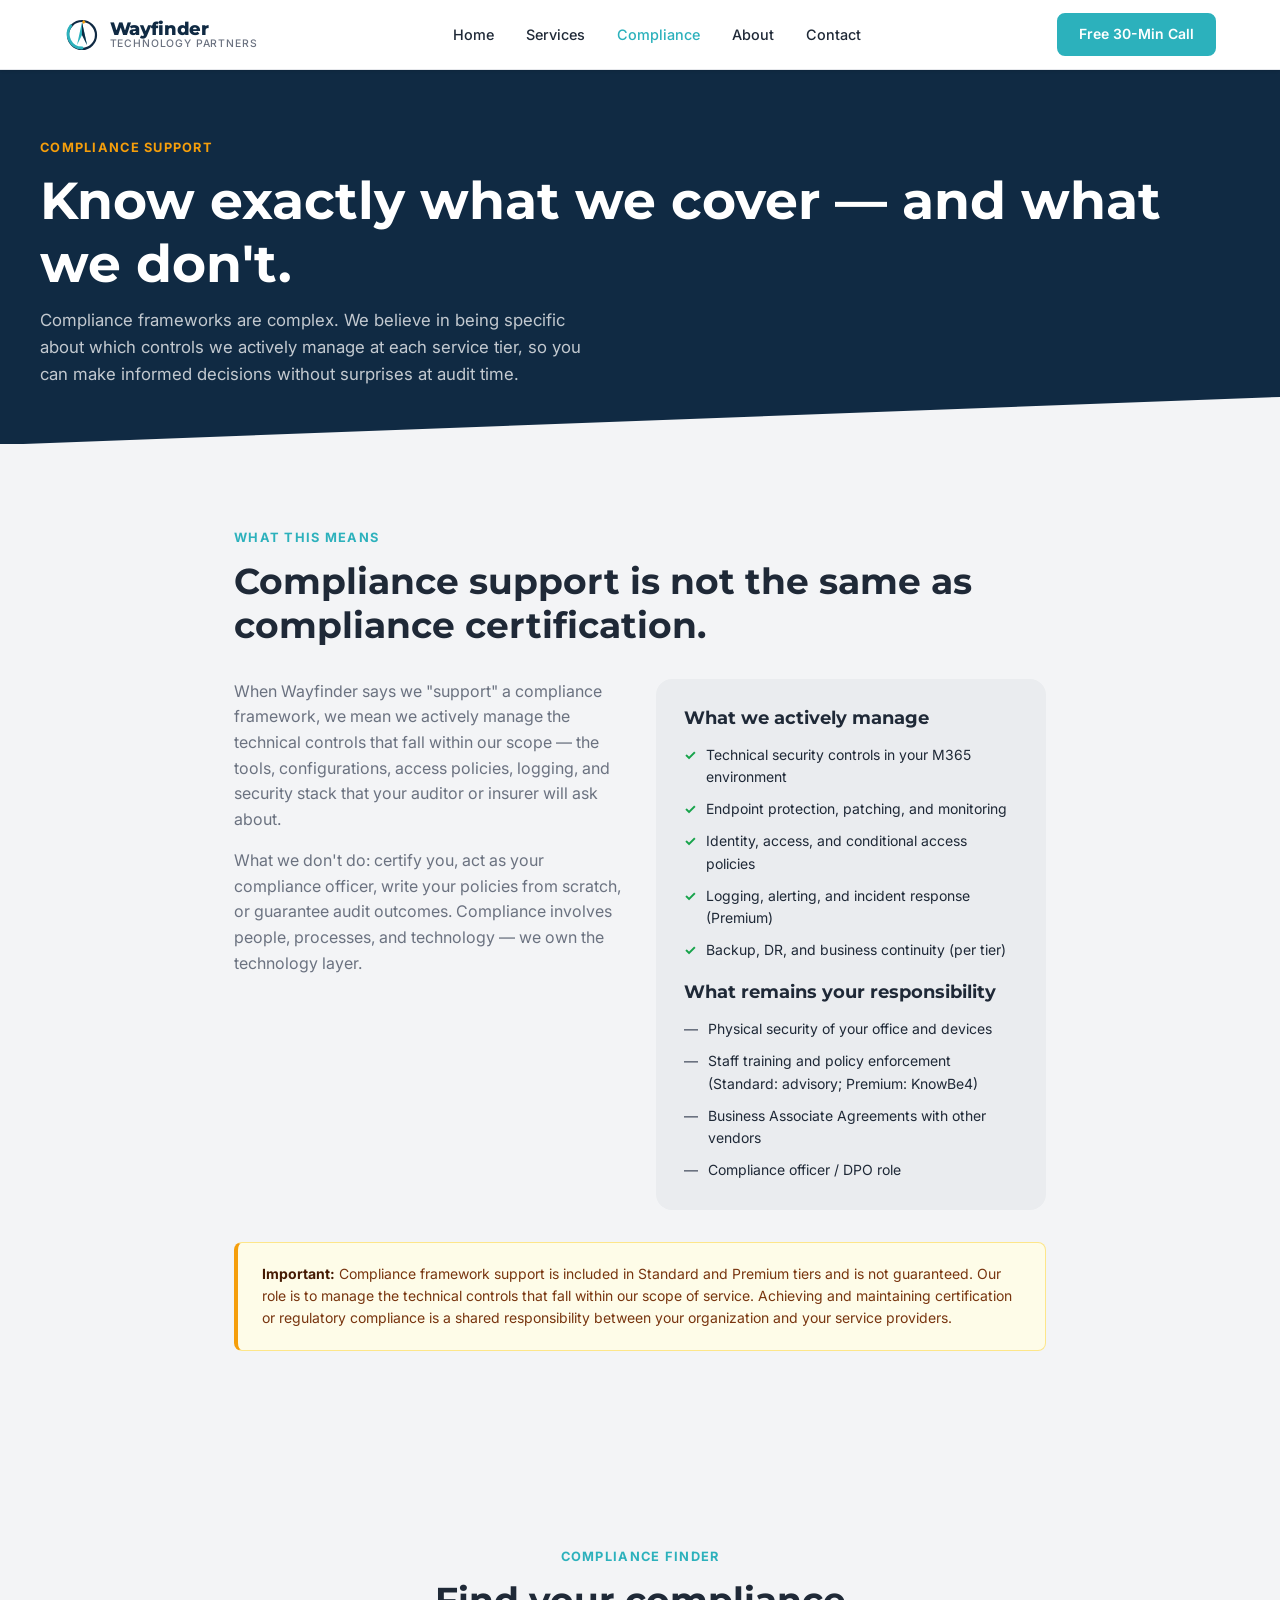
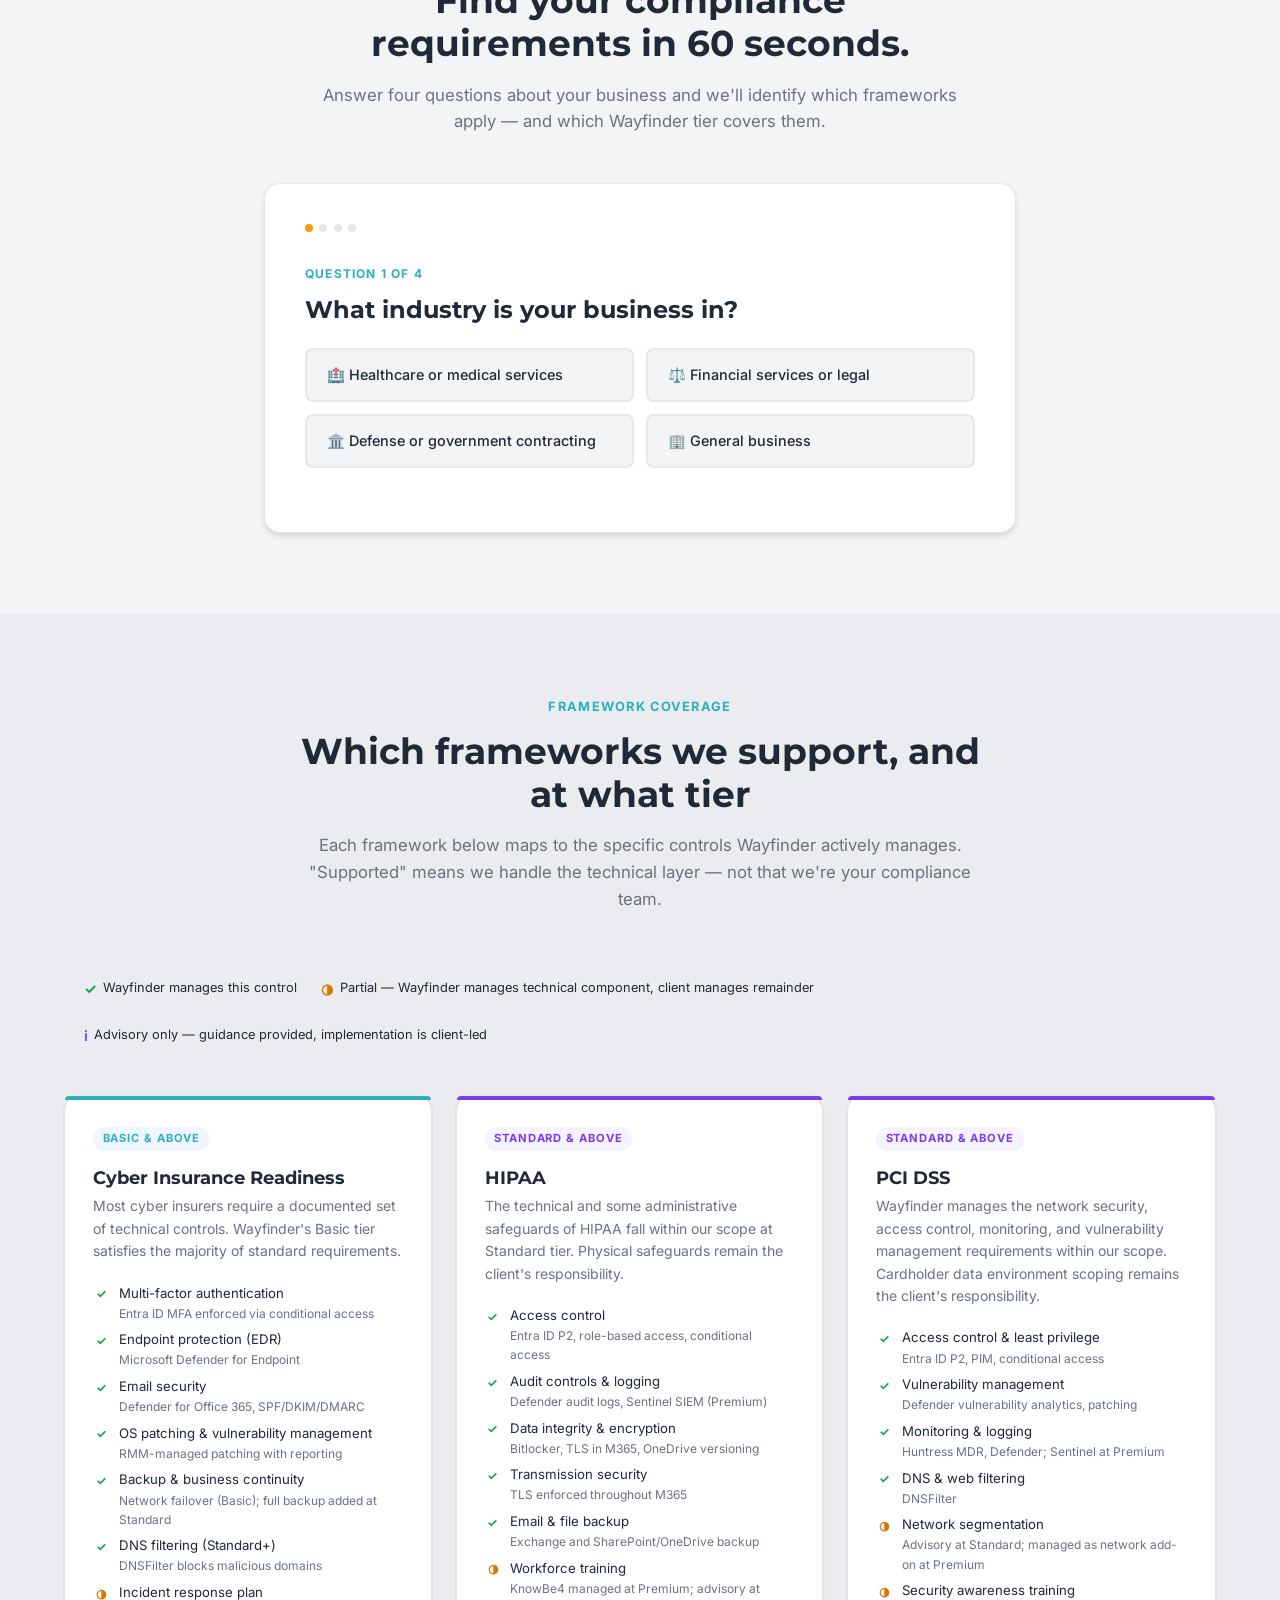
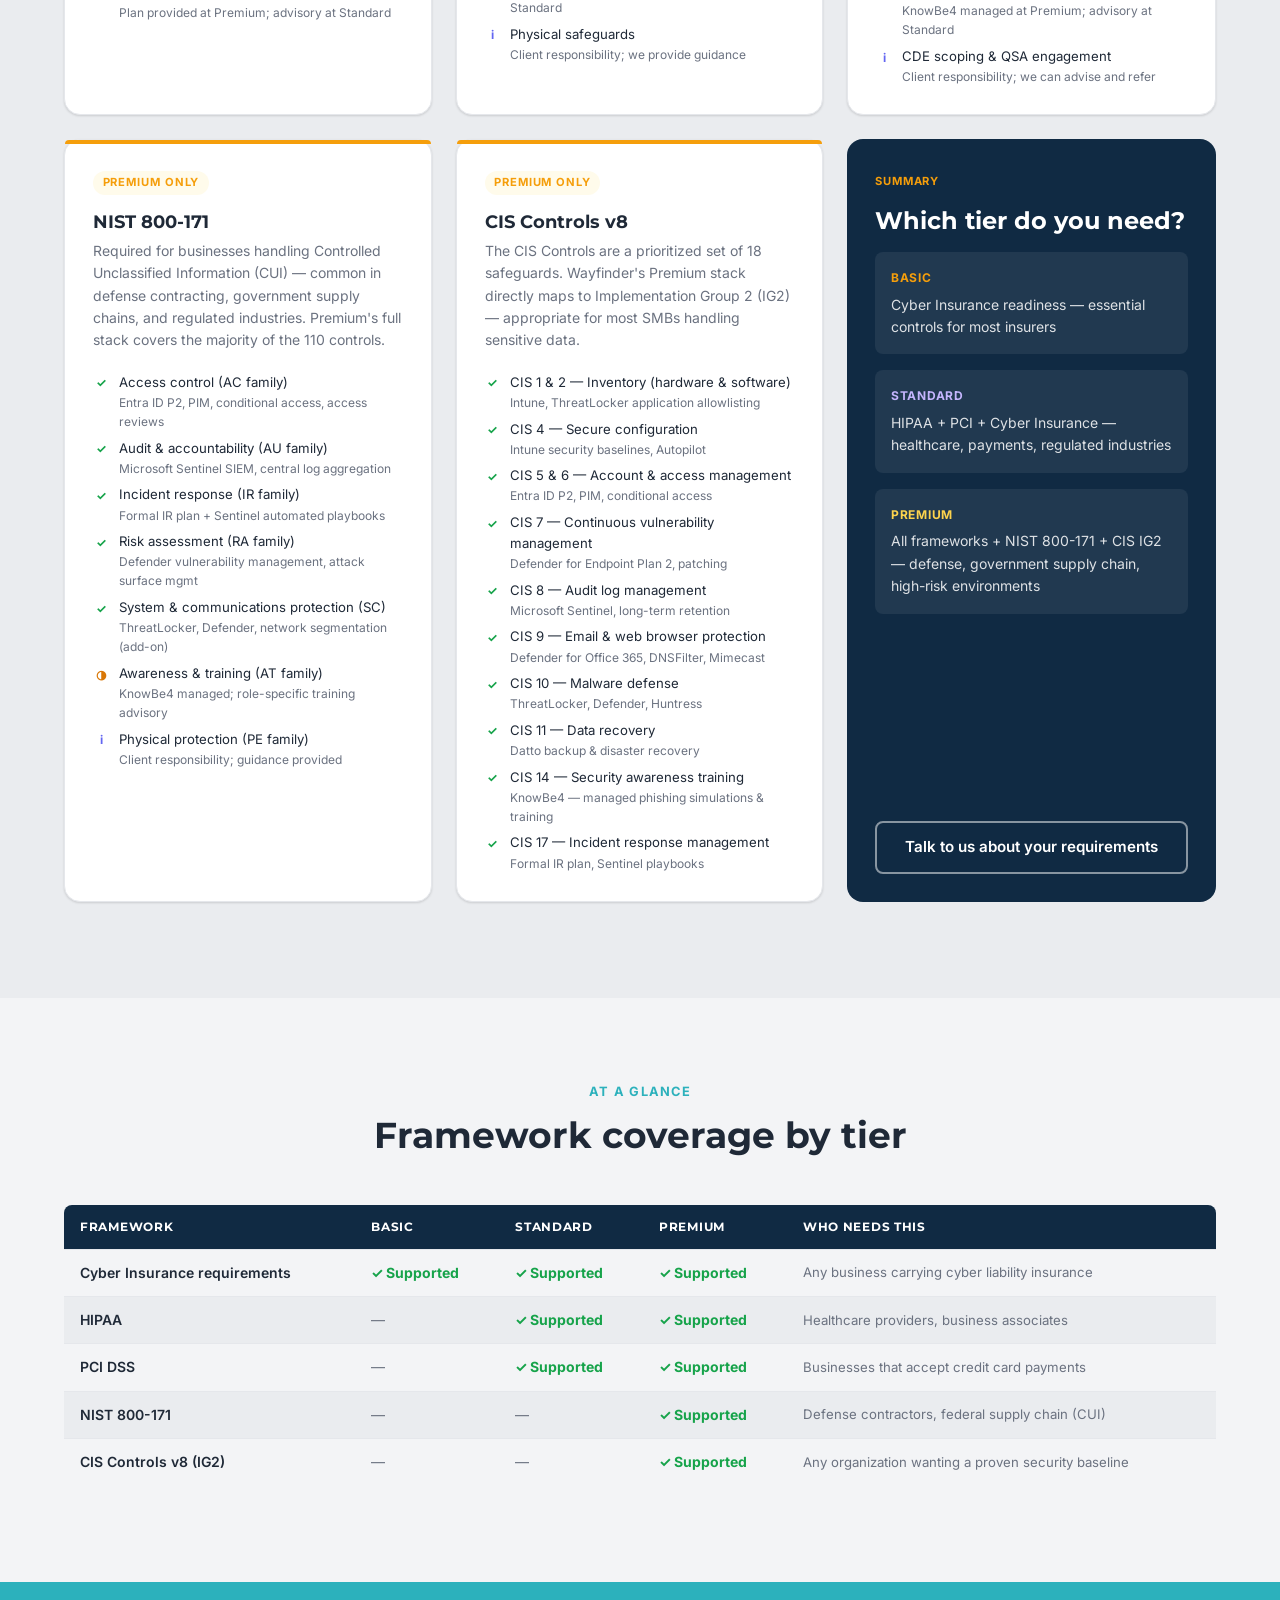
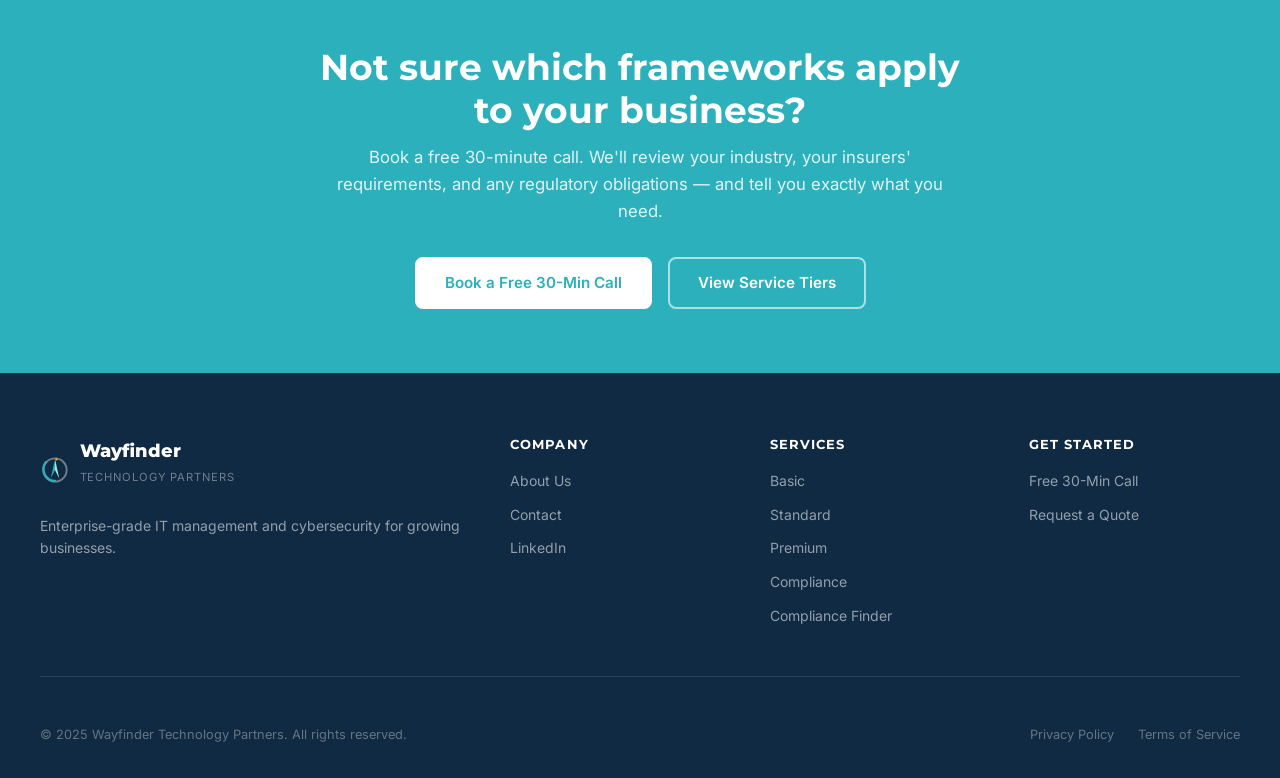
<file: compliance.html>
<!DOCTYPE html>
<html lang="en">
<head>
  <meta charset="UTF-8" />
  <meta name="viewport" content="width=device-width, initial-scale=1.0" />
  <title>Compliance Support — Wayfinder Technology Partners</title>
  <meta name="description" content="See exactly which compliance frameworks Wayfinder supports at each service tier — HIPAA, PCI, Cyber Insurance, NIST 800-171, and CIS Controls." />

  <meta property="og:title"       content="Compliance Support — Wayfinder Technology Partners" />
  <meta property="og:description" content="Transparent compliance coverage mapped to every service tier." />
  <meta property="og:type"        content="website" />
  <meta property="og:url"         content="https://wayfindertechpartners.com/compliance.html" />

  <link rel="preconnect" href="https://fonts.googleapis.com" />
  <link rel="preconnect" href="https://fonts.gstatic.com" crossorigin />
  <link href="https://fonts.googleapis.com/css2?family=Montserrat:wght@600;700;800&family=Inter:wght@400;500;600&display=swap" rel="stylesheet" />
  <link rel="stylesheet" href="css/styles.css" />

  <style>
    /* Compliance page specific styles */
    .framework-grid {
      display: grid;
      grid-template-columns: repeat(3, 1fr);
      gap: 1.5rem;
      margin-bottom: 1rem;
    }

    .framework-card {
      background: var(--color-white);
      border: 1px solid var(--color-border);
      border-radius: var(--radius-lg);
      padding: 1.75rem;
      box-shadow: var(--shadow-sm);
      position: relative;
    }

    .framework-card::before {
      content: '';
      position: absolute;
      top: 0; left: 0; right: 0;
      height: 4px;
      border-radius: var(--radius-lg) var(--radius-lg) 0 0;
    }

    .framework-card.basic-plus::before    { background: var(--color-basic); }
    .framework-card.standard-plus::before { background: var(--color-standard); }
    .framework-card.premium-only::before  { background: var(--color-premium); }

    .framework-tier-tag {
      display: inline-block;
      font-size: 0.7rem;
      font-weight: 700;
      text-transform: uppercase;
      letter-spacing: 0.08em;
      padding: 0.2rem 0.6rem;
      border-radius: 999px;
      margin-bottom: 1rem;
    }

    .basic-plus    .framework-tier-tag { background: #eff6ff; color: var(--color-basic); }
    .standard-plus .framework-tier-tag { background: #f5f3ff; color: var(--color-standard); }
    .premium-only  .framework-tier-tag { background: #fffbeb; color: var(--color-premium); }

    .framework-card h3 { margin-bottom: 0.4rem; font-size: 1.15rem; }
    .framework-card .framework-desc { font-size: 0.875rem; margin-bottom: 1.25rem; }

    .control-list {
      display: flex;
      flex-direction: column;
      gap: 0.4rem;
    }

    .control-item {
      display: flex;
      align-items: flex-start;
      gap: 0.6rem;
      font-size: 0.825rem;
      color: var(--color-text);
    }

    .control-check {
      font-size: 0.75rem;
      font-weight: 700;
      flex-shrink: 0;
      margin-top: 0.1rem;
      width: 16px;
      text-align: center;
    }

    .control-check.managed  { color: #16a34a; }
    .control-check.partial  { color: #d97706; }
    .control-check.advised  { color: #6366f1; }

    .control-label { flex: 1; }
    .control-how {
      font-size: 0.75rem;
      color: var(--color-text-muted);
      display: block;
    }

    /* Controls legend */
    .legend {
      display: flex;
      gap: 1.5rem;
      flex-wrap: wrap;
      margin-bottom: 2rem;
      padding: 1rem 1.25rem;
      background: var(--color-section-alt);
      border-radius: var(--radius);
      font-size: 0.8rem;
    }

    .legend-item {
      display: flex;
      align-items: center;
      gap: 0.4rem;
      color: var(--color-text);
    }

    /* Coverage table */
    .coverage-table {
      width: 100%;
      border-collapse: collapse;
      font-size: 0.875rem;
      margin-bottom: 1rem;
    }

    .coverage-table th,
    .coverage-table td {
      padding: 0.75rem 1rem;
      text-align: left;
      border-bottom: 1px solid var(--color-border);
    }

    .coverage-table thead th {
      font-family: var(--font-heading);
      font-size: 0.75rem;
      text-transform: uppercase;
      letter-spacing: 0.06em;
      background: var(--color-primary);
      color: white;
    }

    .coverage-table thead th:first-child { border-radius: var(--radius) 0 0 0; }
    .coverage-table thead th:last-child  { border-radius: 0 var(--radius) 0 0; }
    .coverage-table tr:nth-child(even) td { background: var(--color-section-alt); }
    .coverage-table tr:last-child td { border-bottom: none; }
    .coverage-table td:first-child { font-weight: 600; }

    /* Disclaimer */
    .disclaimer {
      background: #fefce8;
      border: 1px solid #fde68a;
      border-left: 4px solid #f59e0b;
      border-radius: var(--radius);
      padding: 1.25rem 1.5rem;
      margin: 2rem 0;
    }

    .disclaimer p {
      font-size: 0.875rem;
      color: #78350f;
      margin: 0;
    }

    .disclaimer strong { color: #451a03; }

    @media (max-width: 1024px) {
      .framework-grid { grid-template-columns: 1fr 1fr; }
    }

    @media (max-width: 768px) {
      .framework-grid { grid-template-columns: 1fr; }
    }
  </style>
</head>
<body>

<nav class="site-nav" role="navigation" aria-label="Main navigation">
  <div class="nav-inner">
    <a href="index.html" class="nav-logo" aria-label="Wayfinder Technology Partners — Home">
      <svg width="36" height="36" viewBox="0 0 36 36" fill="none" xmlns="http://www.w3.org/2000/svg" aria-hidden="true">
        <circle cx="18" cy="18" r="14" stroke="#102A43" stroke-width="2.2"/>
        <path d="M18 31 A14 14 0 0 1 6.8 8.8" stroke="#2CB1BC" stroke-width="2.8" stroke-linecap="round" fill="none"/>
        <path d="M18 18 L13 28 L18 5 L23 28 Z" fill="#2CB1BC"/>
        <path d="M18 18 L23 28 L18 5 Z" fill="#102A43"/>
        <path d="M18 5 L19.8 3 L21.5 5 L19.8 7 Z" fill="#F59E0B"/>
      </svg>
      <div class="nav-logo-text">
        <span class="nav-logo-name">Wayfinder</span>
        <span class="nav-logo-sub">Technology Partners</span>
      </div>
    </a>
    <ul class="nav-links" role="list">
      <li><a href="index.html">Home</a></li>
      <li><a href="services.html">Services</a></li>
      <li><a href="compliance.html" class="active">Compliance</a></li>
      <li><a href="about.html">About</a></li>
      <li><a href="contact.html">Contact</a></li>
    </ul>
    <div class="nav-cta-wrap">
      <a href="contact.html" class="btn btn-primary nav-cta">Free 30-Min Call</a>
    </div>
    <button class="nav-toggle" aria-label="Toggle menu" aria-expanded="false">
      <span></span><span></span><span></span>
    </button>
  </div>
</nav>
<div class="nav-drawer">
  <a href="index.html">Home</a>
  <a href="services.html">Services</a>
  <a href="compliance.html">Compliance</a>
  <a href="about.html">About</a>
  <a href="contact.html">Contact</a>
  <a href="contact.html" class="btn btn-primary">Free 30-Min Call</a>
</div>

<main>

  <!-- Page Hero -->
  <section class="page-hero" aria-labelledby="compliance-heading">
    <div class="page-hero-inner">
      <span class="eyebrow">Compliance Support</span>
      <h1 id="compliance-heading">Know exactly what we cover — and what we don't.</h1>
      <p>Compliance frameworks are complex. We believe in being specific about which controls we actively manage at each service tier, so you can make informed decisions without surprises at audit time.</p>
    </div>
  </section>

  <!-- ============================================================
       WHAT COMPLIANCE SUPPORT MEANS
       ============================================================ -->
  <section class="section" aria-labelledby="what-it-means-heading">
    <div class="container" style="max-width:860px;">
      <div class="section-header" style="text-align:left; max-width:100%; margin-bottom:2rem;">
        <span class="eyebrow" style="display:inline-block; font-size:0.8rem; font-weight:700; text-transform:uppercase; letter-spacing:0.1em; color:var(--color-accent); margin-bottom:0.75rem;">What This Means</span>
        <h2 id="what-it-means-heading">Compliance support is not the same as compliance certification.</h2>
      </div>
      <div class="grid-2" style="gap:2rem; align-items:start;">
        <div>
          <p>When Wayfinder says we "support" a compliance framework, we mean we actively manage the technical controls that fall within our scope — the tools, configurations, access policies, logging, and security stack that your auditor or insurer will ask about.</p>
          <p>What we don't do: certify you, act as your compliance officer, write your policies from scratch, or guarantee audit outcomes. Compliance involves people, processes, and technology — we own the technology layer.</p>
        </div>
        <div>
          <div style="background:var(--color-section-alt); border-radius:var(--radius-lg); padding:1.75rem;">
            <h4 style="margin-bottom:1rem;">What we actively manage</h4>
            <ul style="display:flex; flex-direction:column; gap:0.6rem;">
              <li style="display:flex; gap:0.6rem; font-size:0.875rem;"><span style="color:#16a34a; font-weight:700;">✓</span> Technical security controls in your M365 environment</li>
              <li style="display:flex; gap:0.6rem; font-size:0.875rem;"><span style="color:#16a34a; font-weight:700;">✓</span> Endpoint protection, patching, and monitoring</li>
              <li style="display:flex; gap:0.6rem; font-size:0.875rem;"><span style="color:#16a34a; font-weight:700;">✓</span> Identity, access, and conditional access policies</li>
              <li style="display:flex; gap:0.6rem; font-size:0.875rem;"><span style="color:#16a34a; font-weight:700;">✓</span> Logging, alerting, and incident response (Premium)</li>
              <li style="display:flex; gap:0.6rem; font-size:0.875rem;"><span style="color:#16a34a; font-weight:700;">✓</span> Backup, DR, and business continuity (per tier)</li>
            </ul>
            <h4 style="margin-top:1.25rem; margin-bottom:1rem;">What remains your responsibility</h4>
            <ul style="display:flex; flex-direction:column; gap:0.6rem;">
              <li style="display:flex; gap:0.6rem; font-size:0.875rem;"><span style="color:var(--color-text-muted); font-weight:700;">—</span> Physical security of your office and devices</li>
              <li style="display:flex; gap:0.6rem; font-size:0.875rem;"><span style="color:var(--color-text-muted); font-weight:700;">—</span> Staff training and policy enforcement (Standard: advisory; Premium: KnowBe4)</li>
              <li style="display:flex; gap:0.6rem; font-size:0.875rem;"><span style="color:var(--color-text-muted); font-weight:700;">—</span> Business Associate Agreements with other vendors</li>
              <li style="display:flex; gap:0.6rem; font-size:0.875rem;"><span style="color:var(--color-text-muted); font-weight:700;">—</span> Compliance officer / DPO role</li>
            </ul>
          </div>
        </div>
      </div>

      <div class="disclaimer">
        <p><strong>Important:</strong> Compliance framework support is included in Standard and Premium tiers and is not guaranteed. Our role is to manage the technical controls that fall within our scope of service. Achieving and maintaining certification or regulatory compliance is a shared responsibility between your organization and your service providers.</p>
      </div>
    </div>
  </section>

  <!-- ============================================================
       COMPLIANCE FINDER TOOL
       ============================================================ -->
  <section id="compliance-finder" class="section" aria-labelledby="finder-heading">
    <div class="container" style="max-width:800px;">
      <div class="section-header">
        <span class="eyebrow">Compliance Finder</span>
        <h2 id="finder-heading">Find your compliance requirements in 60 seconds.</h2>
        <p>Answer four questions about your business and we'll identify which frameworks apply — and which Wayfinder tier covers them.</p>
      </div>

      <div class="finder-tool" role="region" aria-label="Compliance tier finder tool">

        <!-- Progress dots -->
        <div class="finder-progress" aria-hidden="true">
          <div class="finder-progress-dot active" id="dot-1"></div>
          <div class="finder-progress-dot" id="dot-2"></div>
          <div class="finder-progress-dot" id="dot-3"></div>
          <div class="finder-progress-dot" id="dot-4"></div>
        </div>

        <!-- Step 1: Industry -->
        <div class="finder-step active" id="step-1" aria-live="polite">
          <div class="finder-step-label">Question 1 of 4</div>
          <h3>What industry is your business in?</h3>
          <div class="finder-options">
            <button class="finder-option" data-step="1" data-value="healthcare" type="button">🏥 Healthcare or medical services</button>
            <button class="finder-option" data-step="1" data-value="financial" type="button">⚖️ Financial services or legal</button>
            <button class="finder-option" data-step="1" data-value="defense" type="button">🏛️ Defense or government contracting</button>
            <button class="finder-option" data-step="1" data-value="general" type="button">🏢 General business</button>
          </div>
        </div>

        <!-- Step 2: Cyber Insurance -->
        <div class="finder-step" id="step-2" aria-live="polite">
          <div class="finder-step-label">Question 2 of 4</div>
          <h3>Do you carry or need to qualify for cyber liability insurance?</h3>
          <div class="finder-options">
            <button class="finder-option" data-step="2" data-value="yes" type="button">✅ Yes — currently required or in process</button>
            <button class="finder-option" data-step="2" data-value="planning" type="button">📋 Planning to get it soon</button>
            <button class="finder-option" data-step="2" data-value="no" type="button">❌ No and not required right now</button>
            <button class="finder-option" data-step="2" data-value="unsure" type="button">🤷 Not sure</button>
          </div>
        </div>

        <!-- Step 3: Cardholder / sensitive data -->
        <div class="finder-step" id="step-3" aria-live="polite">
          <div class="finder-step-label">Question 3 of 4</div>
          <h3>Does your business process, store, or transmit sensitive regulated data?</h3>
          <div class="finder-options">
            <button class="finder-option" data-step="3" data-value="phi" type="button">🏥 Patient health information (PHI)</button>
            <button class="finder-option" data-step="3" data-value="cardholder" type="button">💳 Credit card or payment data (PCI)</button>
            <button class="finder-option" data-step="3" data-value="cui" type="button">🔒 Controlled Unclassified Info (CUI)</button>
            <button class="finder-option" data-step="3" data-value="none" type="button">📄 Standard business data only</button>
          </div>
        </div>

        <!-- Step 4: User count -->
        <div class="finder-step" id="step-4" aria-live="polite">
          <div class="finder-step-label">Question 4 of 4</div>
          <h3>How many users does your business have?</h3>
          <div class="finder-options">
            <button class="finder-option" data-step="4" data-value="1-5" type="button">👤 1–5 users</button>
            <button class="finder-option" data-step="4" data-value="6-10" type="button">👥 6–10 users</button>
            <button class="finder-option" data-step="4" data-value="11-15" type="button">👥 11–15 users</button>
            <button class="finder-option" data-step="4" data-value="16-20" type="button">👥 16–20 users</button>
          </div>
        </div>

        <!-- Result -->
        <div class="finder-result" id="finder-result" aria-live="polite">
          <div id="result-badge-wrap"></div>
          <h3 id="result-title" style="margin-bottom:0.5rem;"></h3>
          <p id="result-desc" style="max-width:560px; margin:0 auto 1rem;"></p>
          <div class="finder-result-frameworks" id="result-frameworks"></div>
          <p style="font-size:0.8rem; color:var(--color-text-muted); margin-top:0.75rem;" id="result-note"></p>
          <div style="margin-top:1.75rem; display:flex; flex-wrap:wrap; gap:1rem; justify-content:center;">
            <a href="contact.html" class="btn btn-primary">Talk to Us About This Plan</a>
            <a id="result-services-link" href="services.html" class="btn btn-outline-dark">See Full Plan Details</a>
          </div>
          <button class="finder-restart" id="finder-restart" type="button">Start over</button>
        </div>

      </div><!-- /.finder-tool -->
    </div>
  </section>

  <!-- ============================================================
       FRAMEWORK CARDS
       ============================================================ -->
  <section class="section section-alt" aria-labelledby="frameworks-heading">
    <div class="container">
      <div class="section-header">
        <span class="eyebrow">Framework Coverage</span>
        <h2 id="frameworks-heading">Which frameworks we support, and at what tier</h2>
        <p>Each framework below maps to the specific controls Wayfinder actively manages. "Supported" means we handle the technical layer — not that we're your compliance team.</p>
      </div>

      <div class="legend" role="note" aria-label="Legend">
        <div class="legend-item"><span style="color:#16a34a; font-weight:700; font-size:0.9rem;">✓</span> Wayfinder manages this control</div>
        <div class="legend-item"><span style="color:#d97706; font-weight:700; font-size:0.9rem;">◑</span> Partial — Wayfinder manages technical component, client manages remainder</div>
        <div class="legend-item"><span style="color:#6366f1; font-weight:700; font-size:0.9rem;">i</span> Advisory only — guidance provided, implementation is client-led</div>
      </div>

      <div class="framework-grid">

        <!-- Cyber Insurance — Basic+ -->
        <div class="framework-card basic-plus">
          <span class="framework-tier-tag">Basic &amp; above</span>
          <h3>Cyber Insurance Readiness</h3>
          <p class="framework-desc">Most cyber insurers require a documented set of technical controls. Wayfinder's Basic tier satisfies the majority of standard requirements.</p>
          <div class="control-list">
            <div class="control-item">
              <span class="control-check managed">✓</span>
              <div class="control-label">Multi-factor authentication
                <span class="control-how">Entra ID MFA enforced via conditional access</span>
              </div>
            </div>
            <div class="control-item">
              <span class="control-check managed">✓</span>
              <div class="control-label">Endpoint protection (EDR)
                <span class="control-how">Microsoft Defender for Endpoint</span>
              </div>
            </div>
            <div class="control-item">
              <span class="control-check managed">✓</span>
              <div class="control-label">Email security
                <span class="control-how">Defender for Office 365, SPF/DKIM/DMARC</span>
              </div>
            </div>
            <div class="control-item">
              <span class="control-check managed">✓</span>
              <div class="control-label">OS patching &amp; vulnerability management
                <span class="control-how">RMM-managed patching with reporting</span>
              </div>
            </div>
            <div class="control-item">
              <span class="control-check managed">✓</span>
              <div class="control-label">Backup &amp; business continuity
                <span class="control-how">Network failover (Basic); full backup added at Standard</span>
              </div>
            </div>
            <div class="control-item">
              <span class="control-check managed">✓</span>
              <div class="control-label">DNS filtering (Standard+)
                <span class="control-how">DNSFilter blocks malicious domains</span>
              </div>
            </div>
            <div class="control-item">
              <span class="control-check partial">◑</span>
              <div class="control-label">Incident response plan
                <span class="control-how">Plan provided at Premium; advisory at Standard</span>
              </div>
            </div>
          </div>
        </div>

        <!-- HIPAA — Standard+ -->
        <div class="framework-card standard-plus">
          <span class="framework-tier-tag">Standard &amp; above</span>
          <h3>HIPAA</h3>
          <p class="framework-desc">The technical and some administrative safeguards of HIPAA fall within our scope at Standard tier. Physical safeguards remain the client's responsibility.</p>
          <div class="control-list">
            <div class="control-item">
              <span class="control-check managed">✓</span>
              <div class="control-label">Access control
                <span class="control-how">Entra ID P2, role-based access, conditional access</span>
              </div>
            </div>
            <div class="control-item">
              <span class="control-check managed">✓</span>
              <div class="control-label">Audit controls &amp; logging
                <span class="control-how">Defender audit logs, Sentinel SIEM (Premium)</span>
              </div>
            </div>
            <div class="control-item">
              <span class="control-check managed">✓</span>
              <div class="control-label">Data integrity &amp; encryption
                <span class="control-how">Bitlocker, TLS in M365, OneDrive versioning</span>
              </div>
            </div>
            <div class="control-item">
              <span class="control-check managed">✓</span>
              <div class="control-label">Transmission security
                <span class="control-how">TLS enforced throughout M365</span>
              </div>
            </div>
            <div class="control-item">
              <span class="control-check managed">✓</span>
              <div class="control-label">Email &amp; file backup
                <span class="control-how">Exchange and SharePoint/OneDrive backup</span>
              </div>
            </div>
            <div class="control-item">
              <span class="control-check partial">◑</span>
              <div class="control-label">Workforce training
                <span class="control-how">KnowBe4 managed at Premium; advisory at Standard</span>
              </div>
            </div>
            <div class="control-item">
              <span class="control-check advised">i</span>
              <div class="control-label">Physical safeguards
                <span class="control-how">Client responsibility; we provide guidance</span>
              </div>
            </div>
          </div>
        </div>

        <!-- PCI DSS — Standard+ -->
        <div class="framework-card standard-plus">
          <span class="framework-tier-tag">Standard &amp; above</span>
          <h3>PCI DSS</h3>
          <p class="framework-desc">Wayfinder manages the network security, access control, monitoring, and vulnerability management requirements within our scope. Cardholder data environment scoping remains the client's responsibility.</p>
          <div class="control-list">
            <div class="control-item">
              <span class="control-check managed">✓</span>
              <div class="control-label">Access control &amp; least privilege
                <span class="control-how">Entra ID P2, PIM, conditional access</span>
              </div>
            </div>
            <div class="control-item">
              <span class="control-check managed">✓</span>
              <div class="control-label">Vulnerability management
                <span class="control-how">Defender vulnerability analytics, patching</span>
              </div>
            </div>
            <div class="control-item">
              <span class="control-check managed">✓</span>
              <div class="control-label">Monitoring &amp; logging
                <span class="control-how">Huntress MDR, Defender; Sentinel at Premium</span>
              </div>
            </div>
            <div class="control-item">
              <span class="control-check managed">✓</span>
              <div class="control-label">DNS &amp; web filtering
                <span class="control-how">DNSFilter</span>
              </div>
            </div>
            <div class="control-item">
              <span class="control-check partial">◑</span>
              <div class="control-label">Network segmentation
                <span class="control-how">Advisory at Standard; managed as network add-on at Premium</span>
              </div>
            </div>
            <div class="control-item">
              <span class="control-check partial">◑</span>
              <div class="control-label">Security awareness training
                <span class="control-how">KnowBe4 managed at Premium; advisory at Standard</span>
              </div>
            </div>
            <div class="control-item">
              <span class="control-check advised">i</span>
              <div class="control-label">CDE scoping &amp; QSA engagement
                <span class="control-how">Client responsibility; we can advise and refer</span>
              </div>
            </div>
          </div>
        </div>

        <!-- NIST 800-171 — Premium -->
        <div class="framework-card premium-only">
          <span class="framework-tier-tag">Premium only</span>
          <h3>NIST 800-171</h3>
          <p class="framework-desc">Required for businesses handling Controlled Unclassified Information (CUI) — common in defense contracting, government supply chains, and regulated industries. Premium's full stack covers the majority of the 110 controls.</p>
          <div class="control-list">
            <div class="control-item">
              <span class="control-check managed">✓</span>
              <div class="control-label">Access control (AC family)
                <span class="control-how">Entra ID P2, PIM, conditional access, access reviews</span>
              </div>
            </div>
            <div class="control-item">
              <span class="control-check managed">✓</span>
              <div class="control-label">Audit &amp; accountability (AU family)
                <span class="control-how">Microsoft Sentinel SIEM, central log aggregation</span>
              </div>
            </div>
            <div class="control-item">
              <span class="control-check managed">✓</span>
              <div class="control-label">Incident response (IR family)
                <span class="control-how">Formal IR plan + Sentinel automated playbooks</span>
              </div>
            </div>
            <div class="control-item">
              <span class="control-check managed">✓</span>
              <div class="control-label">Risk assessment (RA family)
                <span class="control-how">Defender vulnerability management, attack surface mgmt</span>
              </div>
            </div>
            <div class="control-item">
              <span class="control-check managed">✓</span>
              <div class="control-label">System &amp; communications protection (SC)
                <span class="control-how">ThreatLocker, Defender, network segmentation (add-on)</span>
              </div>
            </div>
            <div class="control-item">
              <span class="control-check partial">◑</span>
              <div class="control-label">Awareness &amp; training (AT family)
                <span class="control-how">KnowBe4 managed; role-specific training advisory</span>
              </div>
            </div>
            <div class="control-item">
              <span class="control-check advised">i</span>
              <div class="control-label">Physical protection (PE family)
                <span class="control-how">Client responsibility; guidance provided</span>
              </div>
            </div>
          </div>
        </div>

        <!-- CIS Controls — Premium -->
        <div class="framework-card premium-only">
          <span class="framework-tier-tag">Premium only</span>
          <h3>CIS Controls v8</h3>
          <p class="framework-desc">The CIS Controls are a prioritized set of 18 safeguards. Wayfinder's Premium stack directly maps to Implementation Group 2 (IG2) — appropriate for most SMBs handling sensitive data.</p>
          <div class="control-list">
            <div class="control-item">
              <span class="control-check managed">✓</span>
              <div class="control-label">CIS 1 &amp; 2 — Inventory (hardware &amp; software)
                <span class="control-how">Intune, ThreatLocker application allowlisting</span>
              </div>
            </div>
            <div class="control-item">
              <span class="control-check managed">✓</span>
              <div class="control-label">CIS 4 — Secure configuration
                <span class="control-how">Intune security baselines, Autopilot</span>
              </div>
            </div>
            <div class="control-item">
              <span class="control-check managed">✓</span>
              <div class="control-label">CIS 5 &amp; 6 — Account &amp; access management
                <span class="control-how">Entra ID P2, PIM, conditional access</span>
              </div>
            </div>
            <div class="control-item">
              <span class="control-check managed">✓</span>
              <div class="control-label">CIS 7 — Continuous vulnerability management
                <span class="control-how">Defender for Endpoint Plan 2, patching</span>
              </div>
            </div>
            <div class="control-item">
              <span class="control-check managed">✓</span>
              <div class="control-label">CIS 8 — Audit log management
                <span class="control-how">Microsoft Sentinel, long-term retention</span>
              </div>
            </div>
            <div class="control-item">
              <span class="control-check managed">✓</span>
              <div class="control-label">CIS 9 — Email &amp; web browser protection
                <span class="control-how">Defender for Office 365, DNSFilter, Mimecast</span>
              </div>
            </div>
            <div class="control-item">
              <span class="control-check managed">✓</span>
              <div class="control-label">CIS 10 — Malware defense
                <span class="control-how">ThreatLocker, Defender, Huntress</span>
              </div>
            </div>
            <div class="control-item">
              <span class="control-check managed">✓</span>
              <div class="control-label">CIS 11 — Data recovery
                <span class="control-how">Datto backup &amp; disaster recovery</span>
              </div>
            </div>
            <div class="control-item">
              <span class="control-check managed">✓</span>
              <div class="control-label">CIS 14 — Security awareness training
                <span class="control-how">KnowBe4 — managed phishing simulations &amp; training</span>
              </div>
            </div>
            <div class="control-item">
              <span class="control-check managed">✓</span>
              <div class="control-label">CIS 17 — Incident response management
                <span class="control-how">Formal IR plan, Sentinel playbooks</span>
              </div>
            </div>
          </div>
        </div>

        <!-- Framework comparison summary card -->
        <div style="background: var(--color-primary); border-radius: var(--radius-lg); padding: 1.75rem; display:flex; flex-direction:column; justify-content:space-between;">
          <div>
            <span style="display:inline-block; font-size:0.7rem; font-weight:700; text-transform:uppercase; letter-spacing:0.08em; color:var(--color-highlight); margin-bottom:1rem;">Summary</span>
            <h3 style="color:white; margin-bottom:1rem;">Which tier do you need?</h3>
            <div style="display:flex; flex-direction:column; gap:1rem; margin-bottom:1.5rem;">
              <div style="background:rgba(255,255,255,0.07); border-radius:var(--radius); padding:1rem;">
                <div style="font-size:0.75rem; font-weight:700; text-transform:uppercase; letter-spacing:0.06em; color:var(--color-highlight); margin-bottom:0.4rem;">Basic</div>
                <div style="font-size:0.875rem; color:rgba(255,255,255,0.85);">Cyber Insurance readiness — essential controls for most insurers</div>
              </div>
              <div style="background:rgba(255,255,255,0.07); border-radius:var(--radius); padding:1rem;">
                <div style="font-size:0.75rem; font-weight:700; text-transform:uppercase; letter-spacing:0.06em; color:#c4b5fd; margin-bottom:0.4rem;">Standard</div>
                <div style="font-size:0.875rem; color:rgba(255,255,255,0.85);">HIPAA + PCI + Cyber Insurance — healthcare, payments, regulated industries</div>
              </div>
              <div style="background:rgba(255,255,255,0.07); border-radius:var(--radius); padding:1rem;">
                <div style="font-size:0.75rem; font-weight:700; text-transform:uppercase; letter-spacing:0.06em; color:#fcd34d; margin-bottom:0.4rem;">Premium</div>
                <div style="font-size:0.875rem; color:rgba(255,255,255,0.85);">All frameworks + NIST 800-171 + CIS IG2 — defense, government supply chain, high-risk environments</div>
              </div>
            </div>
          </div>
          <a href="contact.html" class="btn btn-outline" style="justify-content:center;">Talk to us about your requirements</a>
        </div>

      </div><!-- /.framework-grid -->
    </div>
  </section>

  <!-- ============================================================
       COVERAGE SUMMARY TABLE
       ============================================================ -->
  <section class="section" aria-labelledby="coverage-table-heading">
    <div class="container">
      <div class="section-header">
        <span class="eyebrow">At a Glance</span>
        <h2 id="coverage-table-heading">Framework coverage by tier</h2>
      </div>

      <div class="comparison-table-wrap">
        <table class="coverage-table" aria-label="Compliance framework coverage by tier">
          <thead>
            <tr>
              <th scope="col">Framework</th>
              <th scope="col">Basic</th>
              <th scope="col">Standard</th>
              <th scope="col">Premium</th>
              <th scope="col">Who needs this</th>
            </tr>
          </thead>
          <tbody>
            <tr>
              <td>Cyber Insurance requirements</td>
              <td class="check">✓ Supported</td>
              <td class="check">✓ Supported</td>
              <td class="check">✓ Supported</td>
              <td style="font-size:0.825rem; color:var(--color-text-muted);">Any business carrying cyber liability insurance</td>
            </tr>
            <tr>
              <td>HIPAA</td>
              <td class="dash">—</td>
              <td class="check">✓ Supported</td>
              <td class="check">✓ Supported</td>
              <td style="font-size:0.825rem; color:var(--color-text-muted);">Healthcare providers, business associates</td>
            </tr>
            <tr>
              <td>PCI DSS</td>
              <td class="dash">—</td>
              <td class="check">✓ Supported</td>
              <td class="check">✓ Supported</td>
              <td style="font-size:0.825rem; color:var(--color-text-muted);">Businesses that accept credit card payments</td>
            </tr>
            <tr>
              <td>NIST 800-171</td>
              <td class="dash">—</td>
              <td class="dash">—</td>
              <td class="check">✓ Supported</td>
              <td style="font-size:0.825rem; color:var(--color-text-muted);">Defense contractors, federal supply chain (CUI)</td>
            </tr>
            <tr>
              <td>CIS Controls v8 (IG2)</td>
              <td class="dash">—</td>
              <td class="dash">—</td>
              <td class="check">✓ Supported</td>
              <td style="font-size:0.825rem; color:var(--color-text-muted);">Any organization wanting a proven security baseline</td>
            </tr>
          </tbody>
        </table>
      </div>
    </div>
  </section>

  <!-- CTA -->
  <section class="cta-banner" aria-labelledby="compliance-cta-heading">
    <div class="container" style="max-width:700px;">
      <h2 id="compliance-cta-heading">Not sure which frameworks apply to your business?</h2>
      <p>Book a free 30-minute call. We'll review your industry, your insurers' requirements, and any regulatory obligations — and tell you exactly what you need.</p>
      <div class="cta-banner-actions">
        <a href="contact.html" class="btn btn-white">Book a Free 30-Min Call</a>
        <a href="services.html" class="btn btn-outline">View Service Tiers</a>
      </div>
    </div>
  </section>

</main>

<footer class="site-footer">
  <div class="footer-inner">
    <div class="footer-top">
      <div>
        <div style="display:flex; align-items:center; gap:0.6rem; margin-bottom:0.75rem;">
          <svg width="30" height="30" viewBox="0 0 36 36" fill="none" xmlns="http://www.w3.org/2000/svg" aria-hidden="true">
            <circle cx="18" cy="18" r="14" stroke="rgba(255,255,255,0.4)" stroke-width="2.2"/>
            <path d="M18 31 A14 14 0 0 1 6.8 8.8" stroke="#2CB1BC" stroke-width="2.8" stroke-linecap="round" fill="none"/>
            <path d="M18 18 L13 28 L18 5 L23 28 Z" fill="#2CB1BC"/>
            <path d="M18 18 L23 28 L18 5 Z" fill="rgba(255,255,255,0.6)"/>
            <path d="M18 5 L19.8 3 L21.5 5 L19.8 7 Z" fill="#F59E0B"/>
          </svg>
          <div>
            <span class="footer-brand-name">Wayfinder</span>
            <span class="footer-brand-sub">Technology Partners</span>
          </div>
        </div>
        <p class="footer-tagline">Enterprise-grade IT management and cybersecurity for growing businesses.</p>
      </div>
      <div class="footer-col">
        <h5>Company</h5>
        <ul role="list">
          <li><a href="about.html">About Us</a></li>
          <li><a href="contact.html">Contact</a></li>
          <li><a href="https://linkedin.com/company/wayfinder-tech-partners" target="_blank" rel="noopener">LinkedIn</a></li>
        </ul>
      </div>
      <div class="footer-col">
        <h5>Services</h5>
        <ul role="list">
          <li><a href="services.html#basic">Basic</a></li>
          <li><a href="services.html#standard">Standard</a></li>
          <li><a href="services.html#premium">Premium</a></li>
          <li><a href="compliance.html">Compliance</a></li>
          <li><a href="compliance.html#compliance-finder">Compliance Finder</a></li>
        </ul>
      </div>
      <div class="footer-col">
        <h5>Get Started</h5>
        <ul role="list">
          <li><a href="contact.html">Free 30-Min Call</a></li>
          <li><a href="contact.html">Request a Quote</a></li>
        </ul>
      </div>
    </div>
    <div class="footer-bottom">
      <p>&copy; 2025 Wayfinder Technology Partners. All rights reserved.</p>
      <nav class="footer-bottom-links">
        <a href="#">Privacy Policy</a>
        <a href="#">Terms of Service</a>
      </nav>
    </div>
  </div>
</footer>

<script src="js/main.js"></script>
<script>
(function() {
  var answers = {};

  function goToStep(n) {
    document.querySelectorAll('.finder-step').forEach(function(s){ s.classList.remove('active'); });
    document.getElementById('finder-result').classList.remove('active');
    var step = document.getElementById('step-' + n);
    if (step) step.classList.add('active');
    updateDots(n);
  }

  function updateDots(activeStep) {
    for (var i = 1; i <= 4; i++) {
      var dot = document.getElementById('dot-' + i);
      dot.classList.remove('active','done');
      if (i < activeStep) dot.classList.add('done');
      else if (i === activeStep) dot.classList.add('active');
    }
  }

  function showResult() {
    document.querySelectorAll('.finder-step').forEach(function(s){ s.classList.remove('active'); });
    document.getElementById('finder-result').classList.add('active');
    for (var i = 1; i <= 4; i++) {
      var dot = document.getElementById('dot-' + i);
      dot.classList.remove('active');
      dot.classList.add('done');
    }

    var tier = calcTier();
    var data = getTierData(tier);

    var badge = document.getElementById('result-badge-wrap');
    badge.innerHTML = '<span class="finder-result-badge ' + tier + '">' + data.label + '</span>';

    document.getElementById('result-title').textContent = data.title;
    document.getElementById('result-desc').textContent = data.desc;
    document.getElementById('result-note').textContent = data.note;

    var fwWrap = document.getElementById('result-frameworks');
    fwWrap.innerHTML = '';
    data.frameworks.forEach(function(fw) {
      var tag = document.createElement('span');
      tag.className = 'finder-fw-tag';
      tag.textContent = fw;
      fwWrap.appendChild(tag);
    });

    document.getElementById('result-services-link').href = 'services.html#' + tier;
  }

  function calcTier() {
    var ind = answers[1] || 'general';
    var ins = answers[2] || 'no';
    var data = answers[3] || 'none';
    var users = answers[4] || '1-5';

    // Premium triggers
    if (ind === 'defense' || data === 'cui') return 'premium';
    if (data === 'phi' && (ins === 'yes' || ind === 'healthcare')) return 'premium';
    if (users === '16-20' && (data === 'phi' || data === 'cardholder')) return 'premium';

    // Standard triggers
    if (ind === 'healthcare' || ind === 'financial') return 'standard';
    if (data === 'phi' || data === 'cardholder') return 'standard';
    if (ins === 'yes' || ins === 'planning') return 'standard';

    // Basic
    return 'basic';
  }

  function getTierData(tier) {
    var map = {
      basic: {
        label: 'Recommended: Basic',
        title: 'Basic tier covers your compliance needs.',
        desc: 'Your business profile points to Cyber Insurance readiness as the primary requirement. Basic tier\'s Microsoft 365 Business Premium stack — with MFA, EDR, email security, patching, and business continuity — satisfies the standard technical controls most insurers require.',
        frameworks: ['Cyber Insurance Readiness'],
        note: 'Note: If your compliance needs change (new insurance requirements, industry regulations), upgrading to Standard is straightforward.'
      },
      standard: {
        label: 'Recommended: Standard',
        title: 'Standard tier matches your compliance profile.',
        desc: 'Your business handles regulated data or operates in a compliance-sensitive industry. Standard tier adds Entra ID P2, Huntress MDR, DNSFilter, advanced Microsoft security licensing, and email/file backups — the controls HIPAA, PCI, and cyber insurers require.',
        frameworks: ['Cyber Insurance', 'HIPAA (if healthcare)', 'PCI DSS (if payments)'],
        note: 'Compliance support is included — not guaranteed. Achieving and maintaining certification is a shared responsibility between your organization and its service providers.'
      },
      premium: {
        label: 'Recommended: Premium',
        title: 'Premium tier is the right fit for your environment.',
        desc: 'Your business handles highly regulated data or government-related work that requires the full compliance stack: Microsoft Sentinel SIEM, ThreatLocker, KnowBe4, Datto BCDR, Mimecast, formal DR and IR plans, and advanced audit logging.',
        frameworks: ['Cyber Insurance', 'HIPAA', 'PCI DSS', 'NIST 800-171', 'CIS Controls v8 IG2'],
        note: 'Premium requires a 3-month precontract consultation to ensure full environment understanding before service commitments are made.'
      }
    };
    return map[tier];
  }

  // Attach click handlers to all option buttons
  document.querySelectorAll('.finder-option').forEach(function(btn) {
    btn.addEventListener('click', function() {
      var step = parseInt(this.getAttribute('data-step'));
      answers[step] = this.getAttribute('data-value');

      // Highlight selection briefly, then advance
      var opts = document.querySelectorAll('[data-step="' + step + '"]');
      opts.forEach(function(o){ o.classList.remove('selected'); });
      this.classList.add('selected');

      setTimeout(function() {
        if (step < 4) {
          goToStep(step + 1);
        } else {
          showResult();
        }
      }, 200);
    });
  });

  // Restart
  document.getElementById('finder-restart').addEventListener('click', function() {
    answers = {};
    document.querySelectorAll('.finder-option').forEach(function(o){ o.classList.remove('selected'); });
    goToStep(1);
  });

})();
</script>
</body>
</html>
</file>
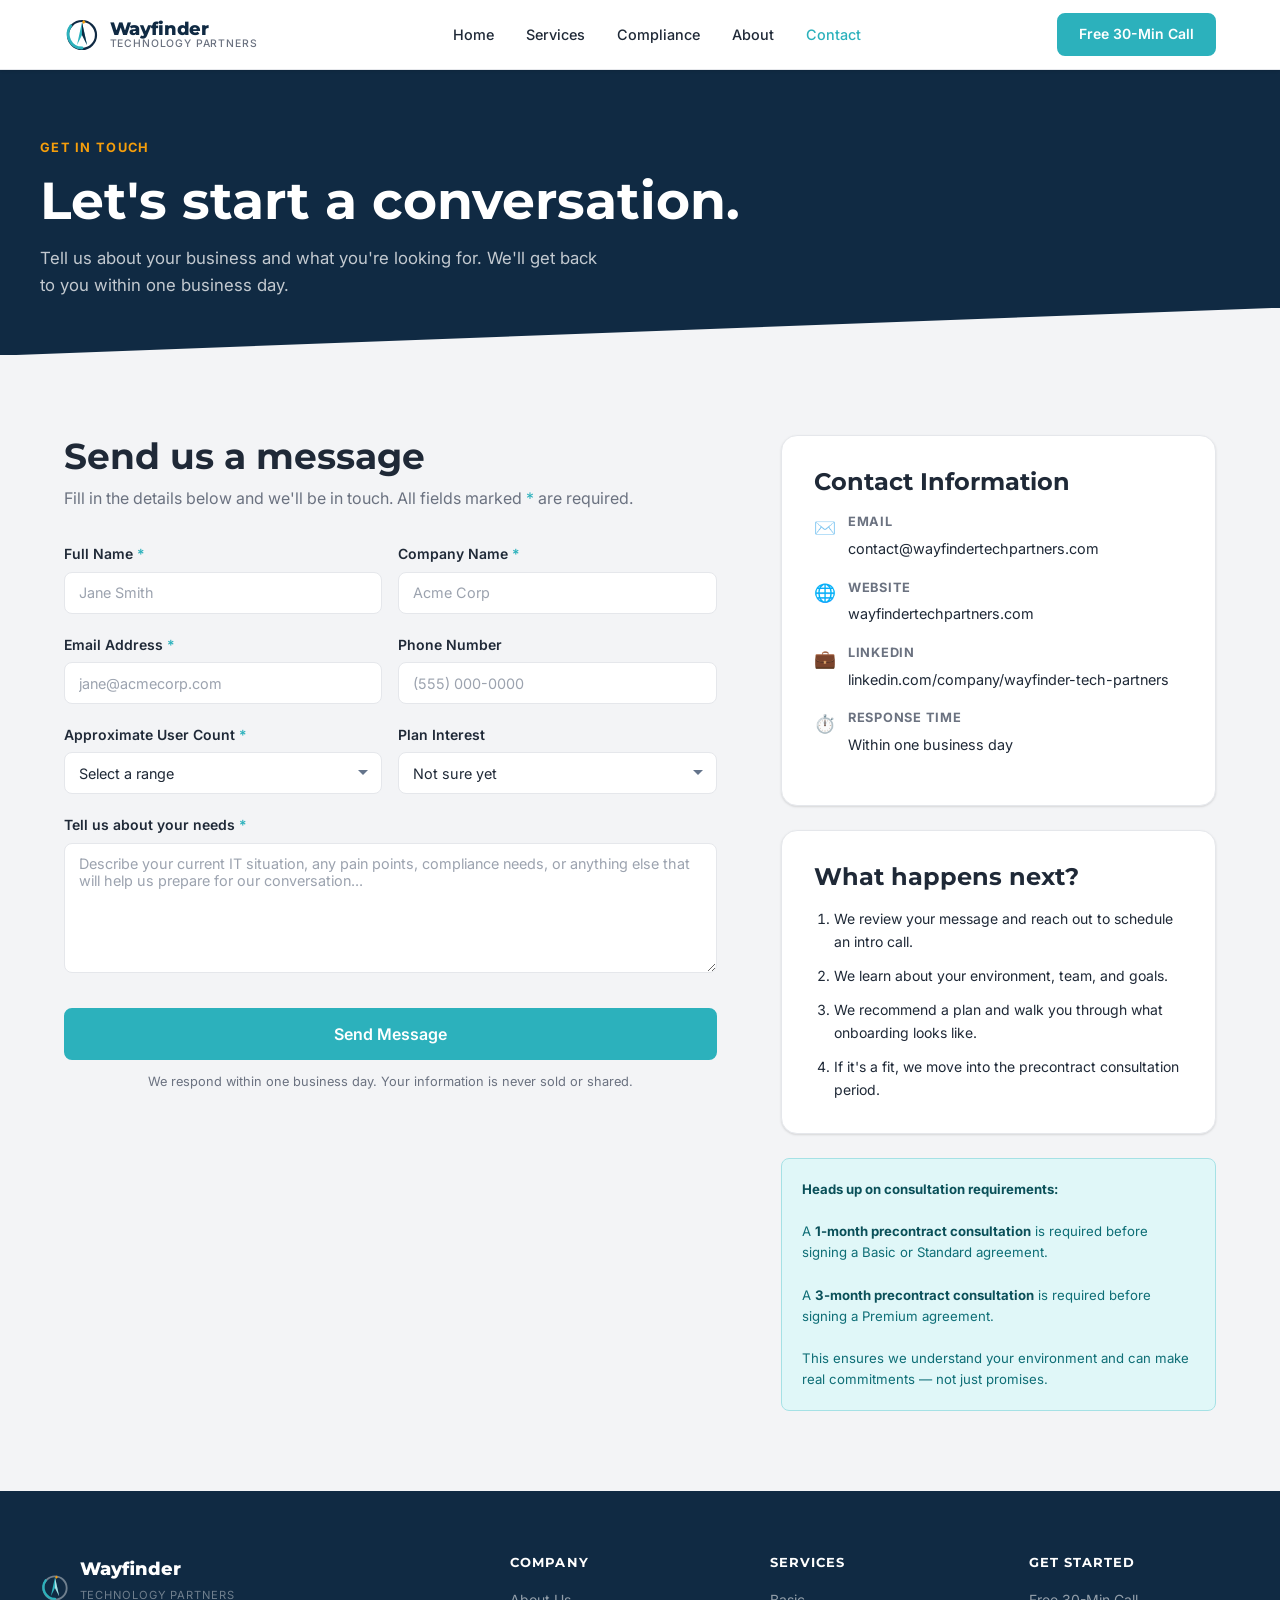
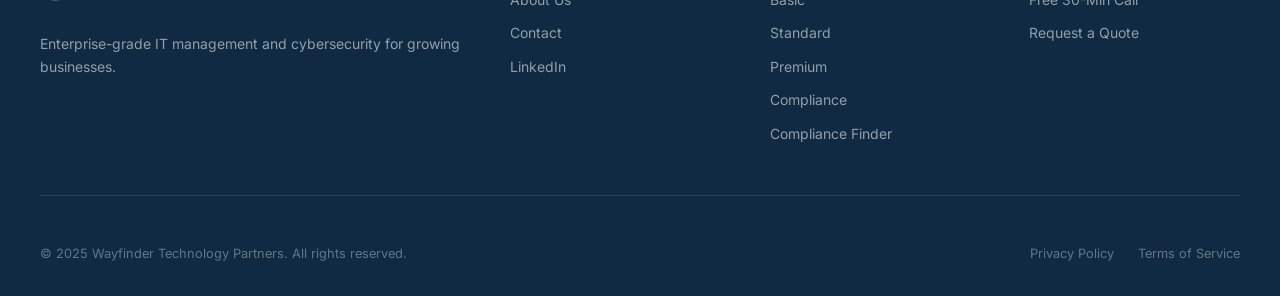
<file: contact.html>
<!DOCTYPE html>
<html lang="en">
<head>
  <meta charset="UTF-8" />
  <meta name="viewport" content="width=device-width, initial-scale=1.0" />
  <title>Contact — Wayfinder Technology Partners</title>
  <meta name="description" content="Get in touch with Wayfinder Technology Partners. Tell us about your business and we'll recommend the right managed IT plan for you." />

  <meta property="og:title"       content="Contact — Wayfinder Technology Partners" />
  <meta property="og:description" content="Start a conversation with Wayfinder Technology Partners." />
  <meta property="og:type"        content="website" />
  <meta property="og:url"         content="https://wayfindertechpartners.com/contact.html" />

  <link rel="preconnect" href="https://fonts.googleapis.com" />
  <link rel="preconnect" href="https://fonts.gstatic.com" crossorigin />
  <link href="https://fonts.googleapis.com/css2?family=Montserrat:wght@600;700;800&family=Inter:wght@400;500;600&display=swap" rel="stylesheet" />
  <link rel="stylesheet" href="css/styles.css" />
</head>
<body>

<nav class="site-nav" role="navigation" aria-label="Main navigation">
  <div class="nav-inner">
    <a href="index.html" class="nav-logo" aria-label="Wayfinder Technology Partners — Home">
      <svg width="36" height="36" viewBox="0 0 36 36" fill="none" xmlns="http://www.w3.org/2000/svg" aria-hidden="true">
        <circle cx="18" cy="18" r="14" stroke="#102A43" stroke-width="2.2"/>
        <path d="M18 31 A14 14 0 0 1 6.8 8.8" stroke="#2CB1BC" stroke-width="2.8" stroke-linecap="round" fill="none"/>
        <path d="M18 18 L13 28 L18 5 L23 28 Z" fill="#2CB1BC"/>
        <path d="M18 18 L23 28 L18 5 Z" fill="#102A43"/>
        <path d="M18 5 L19.8 3 L21.5 5 L19.8 7 Z" fill="#F59E0B"/>
      </svg>
      <div class="nav-logo-text">
        <span class="nav-logo-name">Wayfinder</span>
        <span class="nav-logo-sub">Technology Partners</span>
      </div>
    </a>
    <ul class="nav-links" role="list">
      <li><a href="index.html">Home</a></li>
      <li><a href="services.html">Services</a></li>
      <li><a href="compliance.html">Compliance</a></li>
      <li><a href="about.html">About</a></li>
      <li><a href="contact.html" class="active">Contact</a></li>
    </ul>
    <div class="nav-cta-wrap">
      <a href="contact.html" class="btn btn-primary nav-cta">Free 30-Min Call</a>
    </div>
    <button class="nav-toggle" aria-label="Toggle menu" aria-expanded="false">
      <span></span><span></span><span></span>
    </button>
  </div>
</nav>
<div class="nav-drawer">
  <a href="index.html">Home</a>
  <a href="services.html">Services</a>
  <a href="compliance.html">Compliance</a>
  <a href="about.html">About</a>
  <a href="contact.html">Contact</a>
  <a href="contact.html" class="btn btn-primary">Free 30-Min Call</a>
</div>

<main>

  <!-- Page Hero -->
  <section class="page-hero" aria-labelledby="contact-heading">
    <div class="page-hero-inner">
      <span class="eyebrow">Get in Touch</span>
      <h1 id="contact-heading">Let's start a conversation.</h1>
      <p>Tell us about your business and what you're looking for. We'll get back to you within one business day.</p>
    </div>
  </section>

  <!-- ============================================================
       CONTACT FORM + INFO
       ============================================================ -->
  <section class="section" aria-labelledby="form-heading">
    <div class="container">
      <div class="contact-layout">

        <!-- Form -->
        <div class="contact-form-wrap">
          <h2 id="form-heading">Send us a message</h2>
          <p>Fill in the details below and we'll be in touch. All fields marked <span style="color:var(--color-accent);">*</span> are required.</p>

          <!--
            TEMPLATE NOTE:
            Replace "YOUR_FORM_ID" with your actual Formspree form ID.
            Sign up free at https://formspree.io, create a new form,
            and copy the form ID from the endpoint URL.
          -->
          <form
            id="contact-form"
            action="https://formspree.io/f/xaqpewvd"
            method="POST"
            novalidate
            aria-label="Contact form"
          >
            <div class="form-grid-2">
              <div class="form-group">
                <label for="name">Full Name <span aria-hidden="true">*</span></label>
                <input
                  type="text"
                  id="name"
                  name="name"
                  class="form-control"
                  placeholder="Jane Smith"
                  required
                  autocomplete="name"
                />
              </div>
              <div class="form-group">
                <label for="company">Company Name <span aria-hidden="true">*</span></label>
                <input
                  type="text"
                  id="company"
                  name="company"
                  class="form-control"
                  placeholder="Acme Corp"
                  required
                  autocomplete="organization"
                />
              </div>
            </div>

            <div class="form-grid-2">
              <div class="form-group">
                <label for="email">Email Address <span aria-hidden="true">*</span></label>
                <input
                  type="email"
                  id="email"
                  name="email"
                  class="form-control"
                  placeholder="jane@acmecorp.com"
                  required
                  autocomplete="email"
                />
              </div>
              <div class="form-group">
                <label for="phone">Phone Number</label>
                <input
                  type="tel"
                  id="phone"
                  name="phone"
                  class="form-control"
                  placeholder="(555) 000-0000"
                  autocomplete="tel"
                />
              </div>
            </div>

            <div class="form-grid-2">
              <div class="form-group">
                <label for="user-count">Approximate User Count <span aria-hidden="true">*</span></label>
                <select id="user-count" name="user_count" class="form-control" required>
                  <option value="" disabled selected>Select a range</option>
                  <option value="1-5">1–5 users</option>
                  <option value="6-10">6–10 users</option>
                  <option value="11-25">11–25 users</option>
                  <option value="26-50">26–50 users</option>
                  <option value="51+">51+ users</option>
                </select>
              </div>
              <div class="form-group">
                <label for="tier-interest">Plan Interest</label>
                <select id="tier-interest" name="tier_interest" class="form-control">
                  <option value="" disabled selected>Not sure yet</option>
                  <option value="basic">Basic — $100/user/mo</option>
                  <option value="standard">Standard — $150/user/mo</option>
                  <option value="premium">Premium — $250/user/mo</option>
                  <option value="not-sure">Not sure — help me decide</option>
                  <option value="consulting">Standalone consulting only</option>
                </select>
              </div>
            </div>

            <div class="form-group">
              <label for="message">Tell us about your needs <span aria-hidden="true">*</span></label>
              <textarea
                id="message"
                name="message"
                class="form-control"
                placeholder="Describe your current IT situation, any pain points, compliance needs, or anything else that will help us prepare for our conversation..."
                required
              ></textarea>
            </div>

            <!-- Honeypot spam prevention -->
            <input type="text" name="_gotcha" style="display:none" tabindex="-1" autocomplete="off" />

            <button type="submit" class="btn btn-primary btn-submit">
              Send Message
            </button>
            <p class="form-note">We respond within one business day. Your information is never sold or shared.</p>
          </form>

          <!-- Success message (hidden until form submits) -->
          <div
            id="form-success"
            role="alert"
            aria-live="polite"
            style="display:none; background:#f0fdf4; border:1px solid #bbf7d0; border-radius:var(--radius-lg); padding:2rem; text-align:center;"
          >
            <div style="font-size:2rem; margin-bottom:0.75rem;" aria-hidden="true">✓</div>
            <h3 style="color:#15803d; margin-bottom:0.5rem;">Message sent!</h3>
            <p style="color:#166534; margin:0;">Thanks for reaching out. We'll be in touch within one business day.</p>
          </div>
        </div><!-- /.contact-form-wrap -->

        <!-- Info sidebar -->
        <aside class="contact-info" aria-label="Contact information">
          <div class="contact-info-card">
            <h3>Contact Information</h3>
            <div class="contact-detail">
              <span class="contact-detail-icon" aria-hidden="true">✉️</span>
              <div class="contact-detail-text">
                <strong>Email</strong>
                <!-- TEMPLATE NOTE: Replace with actual contact email -->
                <a href="mailto:contact@wayfindertechpartners.com">contact@wayfindertechpartners.com</a>
              </div>
            </div>
            <div class="contact-detail">
              <span class="contact-detail-icon" aria-hidden="true">🌐</span>
              <div class="contact-detail-text">
                <strong>Website</strong>
                <a href="https://wayfindertechpartners.com">wayfindertechpartners.com</a>
              </div>
            </div>
            <div class="contact-detail">
              <span class="contact-detail-icon" aria-hidden="true">💼</span>
              <div class="contact-detail-text">
                <strong>LinkedIn</strong>
                <a href="https://linkedin.com/company/wayfinder-tech-partners" target="_blank" rel="noopener">linkedin.com/company/wayfinder-tech-partners</a>
              </div>
            </div>
            <div class="contact-detail">
              <span class="contact-detail-icon" aria-hidden="true">⏱️</span>
              <div class="contact-detail-text">
                <strong>Response time</strong>
                <span>Within one business day</span>
              </div>
            </div>
          </div>

          <div class="contact-info-card">
            <h3>What happens next?</h3>
            <ol style="padding-left:1.25rem; display:flex; flex-direction:column; gap:0.75rem; list-style:decimal;">
              <li style="font-size:0.875rem; color:var(--color-text);">We review your message and reach out to schedule an intro call.</li>
              <li style="font-size:0.875rem; color:var(--color-text);">We learn about your environment, team, and goals.</li>
              <li style="font-size:0.875rem; color:var(--color-text);">We recommend a plan and walk you through what onboarding looks like.</li>
              <li style="font-size:0.875rem; color:var(--color-text);">If it's a fit, we move into the precontract consultation period.</li>
            </ol>
          </div>

          <div class="consult-note">
            <p>
              <strong>Heads up on consultation requirements:</strong><br/><br/>
              A <strong>1-month precontract consultation</strong> is required before signing a Basic or Standard agreement.<br/><br/>
              A <strong>3-month precontract consultation</strong> is required before signing a Premium agreement.<br/><br/>
              This ensures we understand your environment and can make real commitments — not just promises.
            </p>
          </div>
        </aside>

      </div><!-- /.contact-layout -->
    </div>
  </section>

</main>

<footer class="site-footer">
  <div class="footer-inner">
    <div class="footer-top">
      <div>
        <div style="display:flex; align-items:center; gap:0.6rem; margin-bottom:0.75rem;">
          <svg width="30" height="30" viewBox="0 0 36 36" fill="none" xmlns="http://www.w3.org/2000/svg" aria-hidden="true">
            <circle cx="18" cy="18" r="14" stroke="rgba(255,255,255,0.4)" stroke-width="2.2"/>
            <path d="M18 31 A14 14 0 0 1 6.8 8.8" stroke="#2CB1BC" stroke-width="2.8" stroke-linecap="round" fill="none"/>
            <path d="M18 18 L13 28 L18 5 L23 28 Z" fill="#2CB1BC"/>
            <path d="M18 18 L23 28 L18 5 Z" fill="rgba(255,255,255,0.6)"/>
            <path d="M18 5 L19.8 3 L21.5 5 L19.8 7 Z" fill="#F59E0B"/>
          </svg>
          <div>
            <span class="footer-brand-name">Wayfinder</span>
            <span class="footer-brand-sub">Technology Partners</span>
          </div>
        </div>
        <p class="footer-tagline">Enterprise-grade IT management and cybersecurity for growing businesses.</p>
      </div>
      <div class="footer-col">
        <h5>Company</h5>
        <ul role="list">
          <li><a href="about.html">About Us</a></li>
          <li><a href="contact.html">Contact</a></li>
          <li><a href="https://linkedin.com/company/wayfinder-tech-partners" target="_blank" rel="noopener">LinkedIn</a></li>
        </ul>
      </div>
      <div class="footer-col">
        <h5>Services</h5>
        <ul role="list">
          <li><a href="services.html#basic">Basic</a></li>
          <li><a href="services.html#standard">Standard</a></li>
          <li><a href="services.html#premium">Premium</a></li>
          <li><a href="compliance.html">Compliance</a></li>
          <li><a href="compliance.html#compliance-finder">Compliance Finder</a></li>
        </ul>
      </div>
      <div class="footer-col">
        <h5>Get Started</h5>
        <ul role="list">
          <li><a href="contact.html">Free 30-Min Call</a></li>
          <li><a href="contact.html">Request a Quote</a></li>
        </ul>
      </div>
    </div>
    <div class="footer-bottom">
      <p>&copy; 2025 Wayfinder Technology Partners. All rights reserved.</p>
      <nav class="footer-bottom-links">
        <a href="#">Privacy Policy</a>
        <a href="#">Terms of Service</a>
      </nav>
    </div>
  </div>
</footer>

<script src="js/main.js"></script>
</body>
</html>
</file>
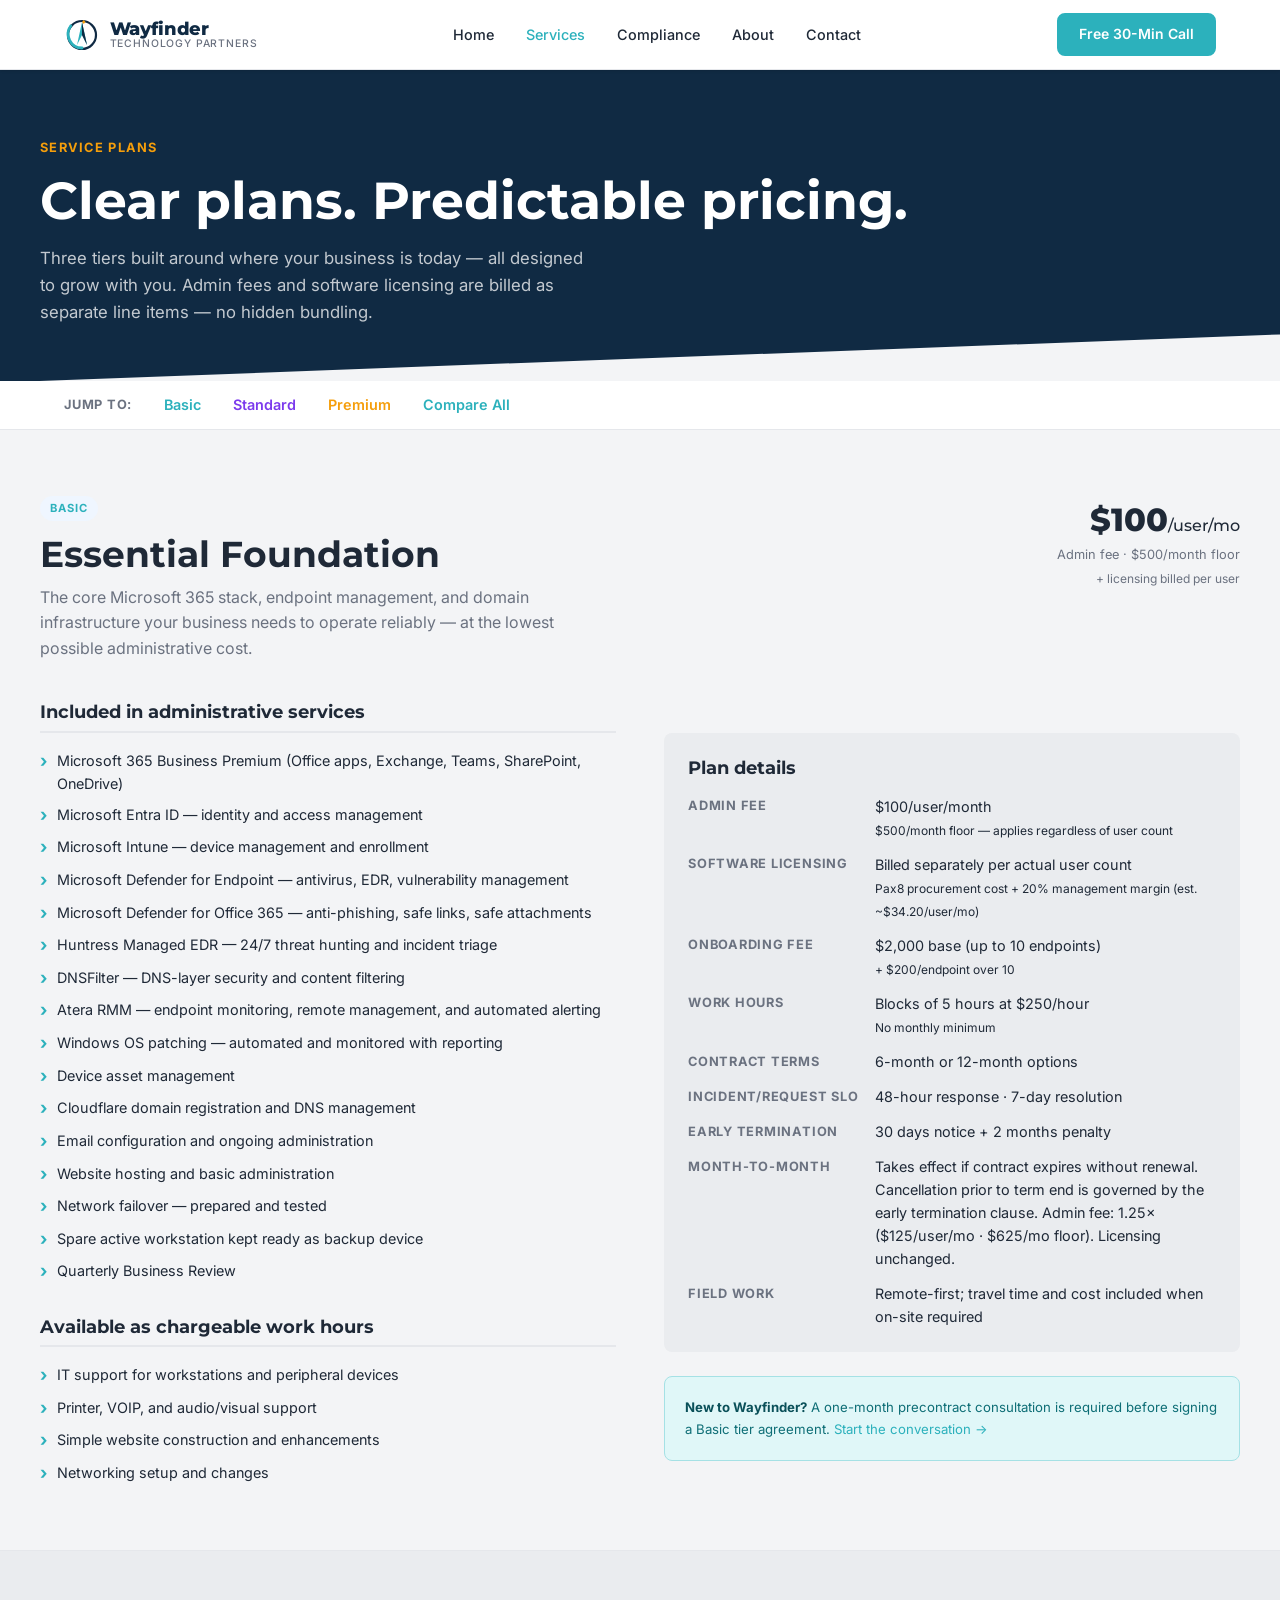
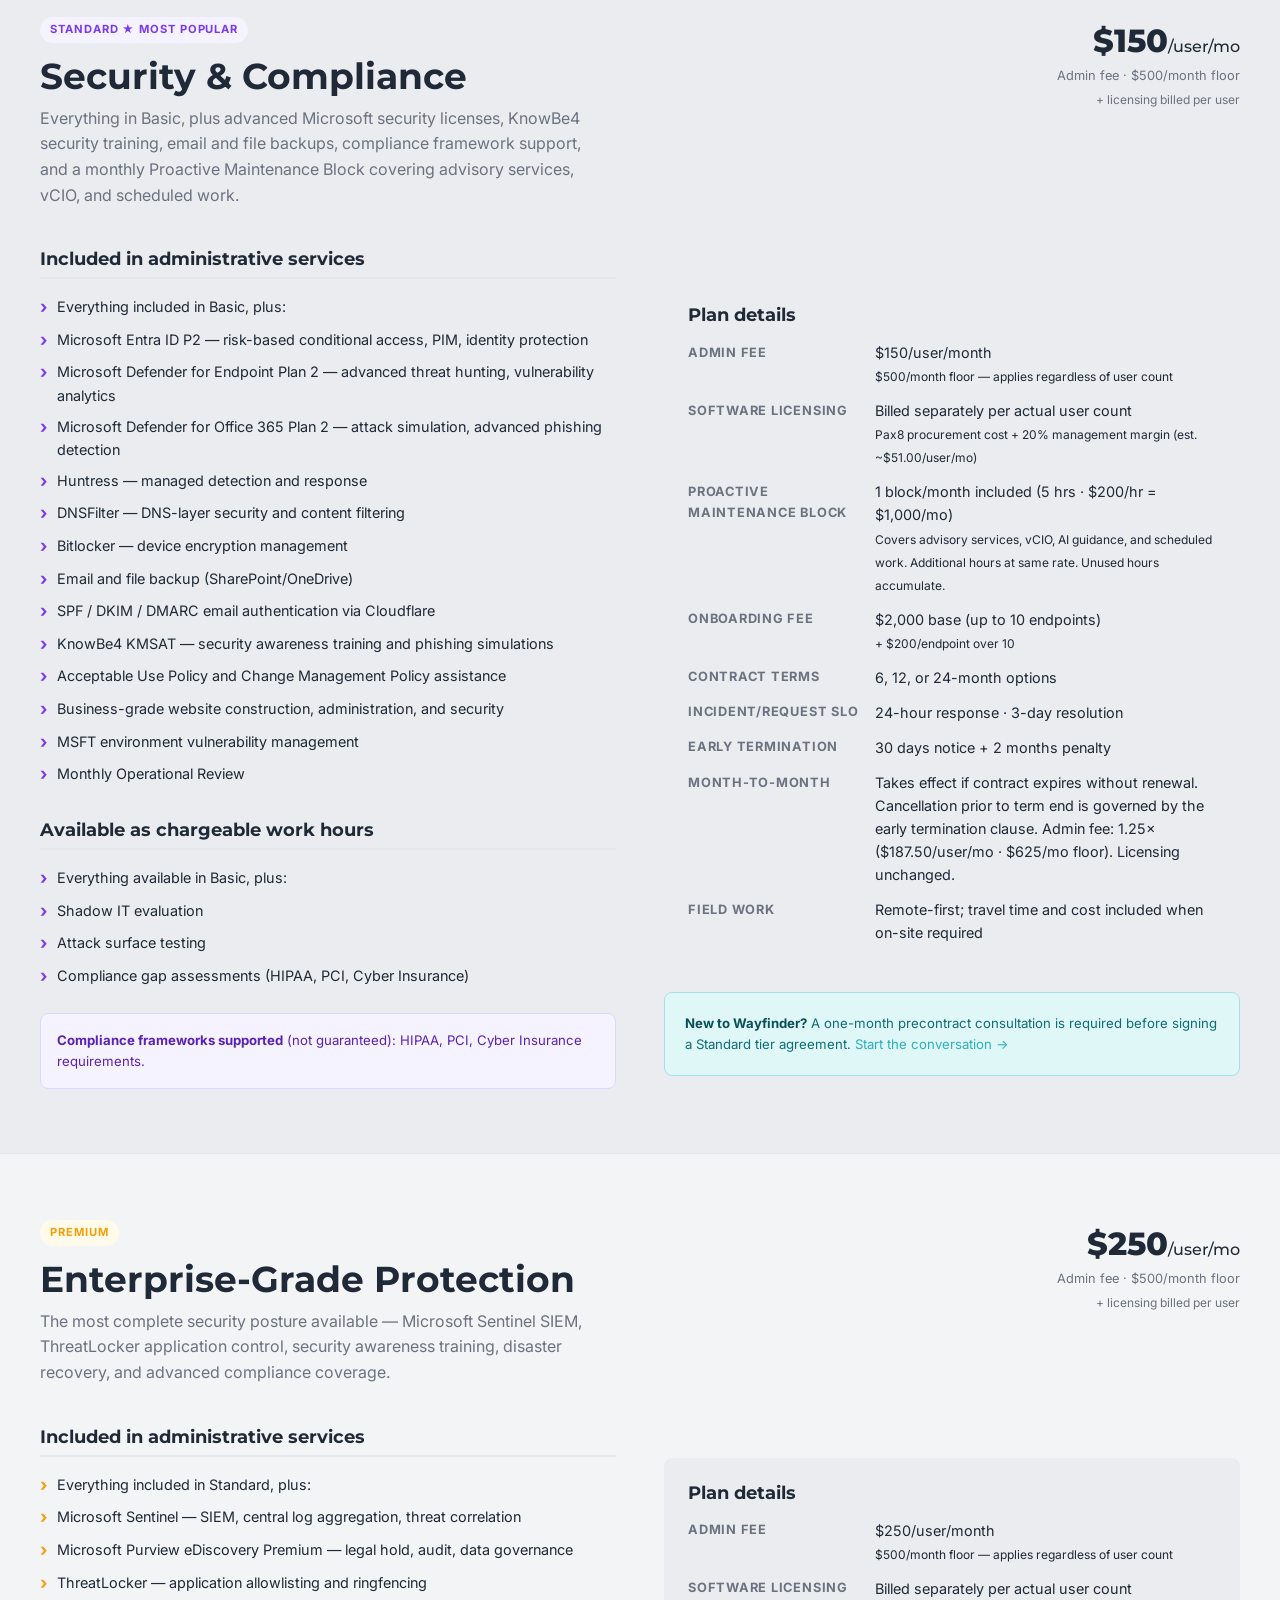
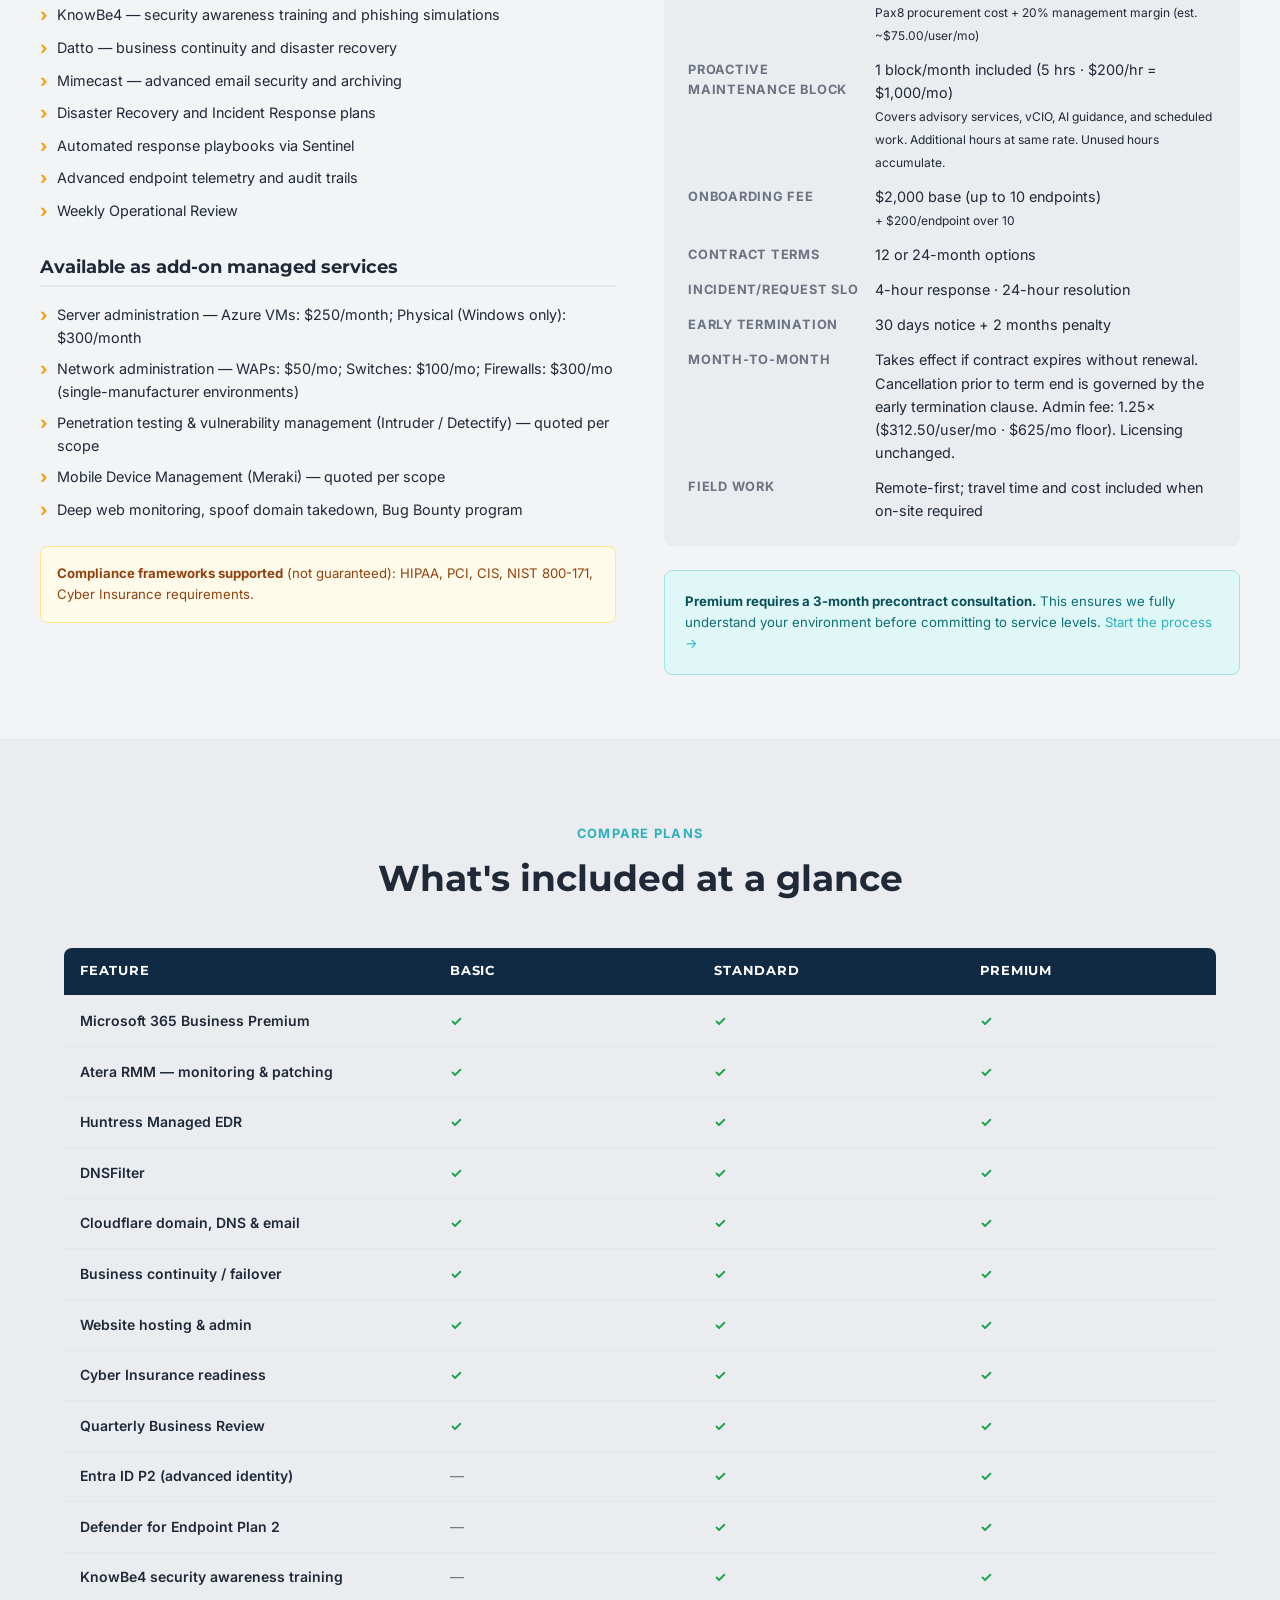
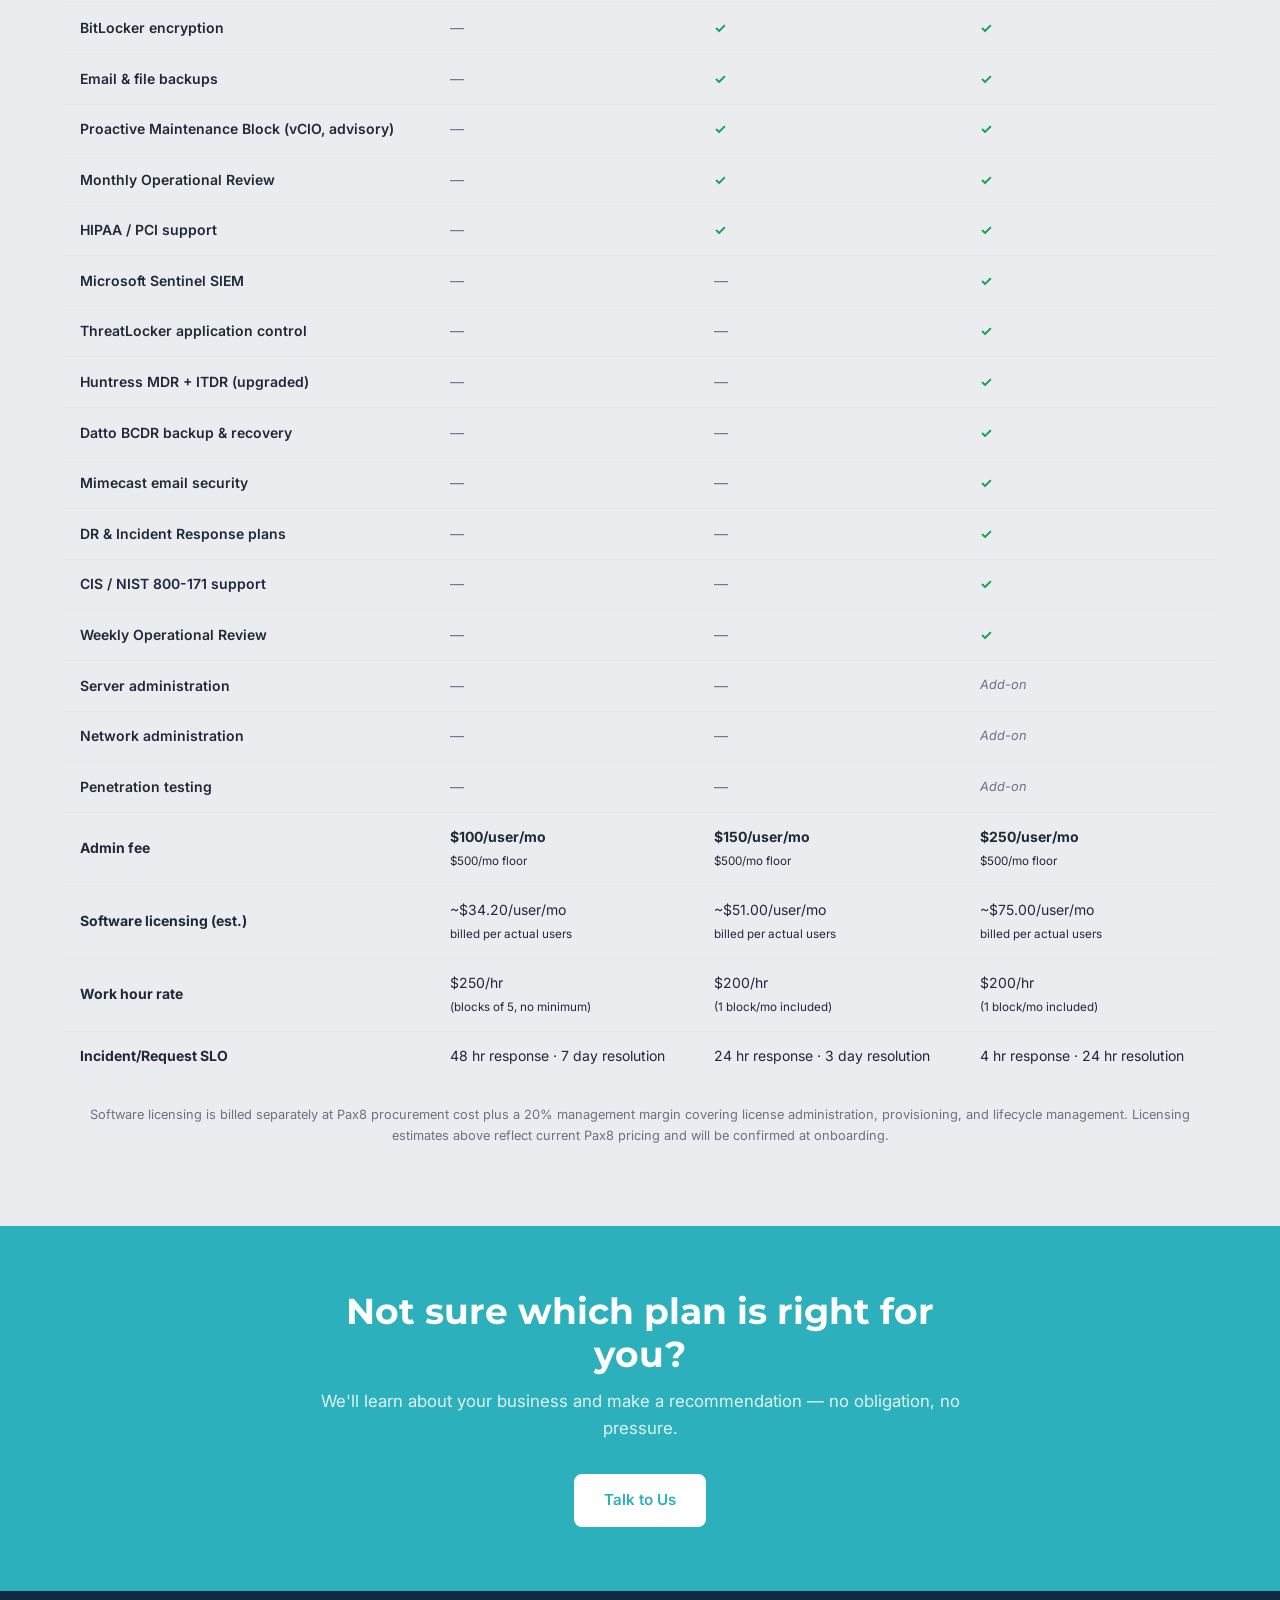
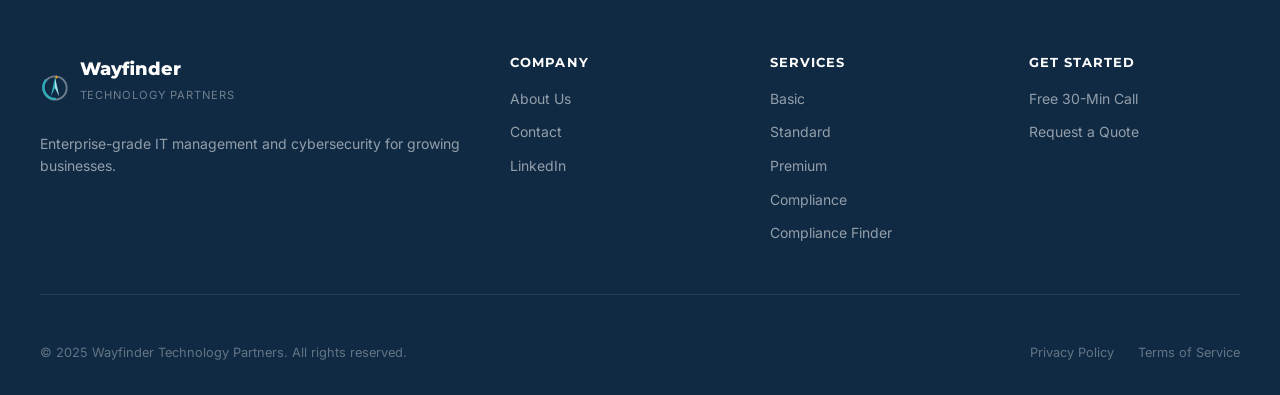
<file: services.html>
<!DOCTYPE html>
<html lang="en">
<head>
  <meta charset="UTF-8" />
  <meta name="viewport" content="width=device-width, initial-scale=1.0" />
  <title>Services — Wayfinder Technology Partners</title>
  <meta name="description" content="Explore Wayfinder's Basic, Standard, and Premium managed IT service plans — transparent pricing, Microsoft-first stack, and compliance support." />

  <meta property="og:title"       content="Services — Wayfinder Technology Partners" />
  <meta property="og:description" content="Three clear service tiers for managed IT, security, and compliance." />
  <meta property="og:type"        content="website" />
  <meta property="og:url"         content="https://wayfindertechpartners.com/services.html" />

  <link rel="preconnect" href="https://fonts.googleapis.com" />
  <link rel="preconnect" href="https://fonts.gstatic.com" crossorigin />
  <link href="https://fonts.googleapis.com/css2?family=Montserrat:wght@600;700;800&family=Inter:wght@400;500;600&display=swap" rel="stylesheet" />
  <link rel="stylesheet" href="css/styles.css" />
</head>
<body>

<nav class="site-nav" role="navigation" aria-label="Main navigation">
  <div class="nav-inner">
    <a href="index.html" class="nav-logo" aria-label="Wayfinder Technology Partners — Home">
      <svg width="36" height="36" viewBox="0 0 36 36" fill="none" xmlns="http://www.w3.org/2000/svg" aria-hidden="true">
        <circle cx="18" cy="18" r="14" stroke="#102A43" stroke-width="2.2"/>
        <path d="M18 31 A14 14 0 0 1 6.8 8.8" stroke="#2CB1BC" stroke-width="2.8" stroke-linecap="round" fill="none"/>
        <path d="M18 18 L13 28 L18 5 L23 28 Z" fill="#2CB1BC"/>
        <path d="M18 18 L23 28 L18 5 Z" fill="#102A43"/>
        <path d="M18 5 L19.8 3 L21.5 5 L19.8 7 Z" fill="#F59E0B"/>
      </svg>
      <div class="nav-logo-text">
        <span class="nav-logo-name">Wayfinder</span>
        <span class="nav-logo-sub">Technology Partners</span>
      </div>
    </a>
    <ul class="nav-links" role="list">
      <li><a href="index.html">Home</a></li>
      <li><a href="services.html" class="active">Services</a></li>
      <li><a href="compliance.html">Compliance</a></li>
      <li><a href="about.html">About</a></li>
      <li><a href="contact.html">Contact</a></li>
    </ul>
    <div class="nav-cta-wrap">
      <a href="contact.html" class="btn btn-primary nav-cta">Free 30-Min Call</a>
    </div>
    <button class="nav-toggle" aria-label="Toggle menu" aria-expanded="false">
      <span></span><span></span><span></span>
    </button>
  </div>
</nav>
<div class="nav-drawer">
  <a href="index.html">Home</a>
  <a href="services.html">Services</a>
  <a href="compliance.html">Compliance</a>
  <a href="about.html">About</a>
  <a href="contact.html">Contact</a>
  <a href="contact.html" class="btn btn-primary">Free 30-Min Call</a>
</div>

<main>

  <!-- Page Hero -->
  <section class="page-hero" aria-labelledby="page-heading">
    <div class="page-hero-inner">
      <span class="eyebrow">Service Plans</span>
      <h1 id="page-heading">Clear plans. Predictable pricing.</h1>
      <p>Three tiers built around where your business is today — all designed to grow with you. Admin fees and software licensing are billed as separate line items — no hidden bundling.</p>
    </div>
  </section>

  <!-- Tier Nav (jump links) -->
  <div style="background: var(--color-white); border-bottom: 1px solid var(--color-border); padding: 0.75rem 1.5rem;">
    <div class="container" style="display:flex; gap:2rem; align-items:center; flex-wrap:wrap;">
      <span style="font-size:0.8rem; font-weight:700; text-transform:uppercase; letter-spacing:0.06em; color:var(--color-text-muted);">Jump to:</span>
      <a href="#basic"      style="font-size:0.9rem; font-weight:600; color: var(--color-basic);">Basic</a>
      <a href="#standard"   style="font-size:0.9rem; font-weight:600; color: var(--color-standard);">Standard</a>
      <a href="#premium"    style="font-size:0.9rem; font-weight:600; color: var(--color-premium);">Premium</a>
      <a href="#comparison" style="font-size:0.9rem; font-weight:600; color: var(--color-accent);">Compare All</a>
    </div>
  </div>

  <!-- ============================================================
       BASIC TIER
       ============================================================ -->
  <section id="basic" class="service-tier-section basic-tier" aria-labelledby="basic-heading">
    <div class="service-tier-inner">

      <div class="service-tier-header">
        <div class="service-tier-title">
          <span class="tier-badge" style="background:#eff6ff; color:var(--color-basic); display:inline-block; font-size:0.7rem; font-weight:700; text-transform:uppercase; letter-spacing:0.08em; padding:0.25rem 0.65rem; border-radius:999px; margin-bottom:0.75rem;">Basic</span>
          <h2 id="basic-heading">Essential Foundation</h2>
          <p style="max-width:560px;">The core Microsoft 365 stack, endpoint management, and domain infrastructure your business needs to operate reliably — at the lowest possible administrative cost.</p>
        </div>
        <div class="service-tier-price-box">
          <div class="price-main">$100<span style="font-size:1rem;font-weight:500;">/user/mo</span></div>
          <div class="price-note">Admin fee · $500/month floor</div>
          <div class="price-note" style="margin-top:0.25rem; font-size:0.75rem;">+ licensing billed per user</div>
        </div>
      </div>

      <div class="service-tier-body">
        <div>
          <div class="service-list">
            <h4>Included in administrative services</h4>
            <ul>
              <li>Microsoft 365 Business Premium (Office apps, Exchange, Teams, SharePoint, OneDrive)</li>
              <li>Microsoft Entra ID — identity and access management</li>
              <li>Microsoft Intune — device management and enrollment</li>
              <li>Microsoft Defender for Endpoint — antivirus, EDR, vulnerability management</li>
              <li>Microsoft Defender for Office 365 — anti-phishing, safe links, safe attachments</li>
              <li>Huntress Managed EDR — 24/7 threat hunting and incident triage</li>
              <li>DNSFilter — DNS-layer security and content filtering</li>
              <li>Atera RMM — endpoint monitoring, remote management, and automated alerting</li>
              <li>Windows OS patching — automated and monitored with reporting</li>
              <li>Device asset management</li>
              <li>Cloudflare domain registration and DNS management</li>
              <li>Email configuration and ongoing administration</li>
              <li>Website hosting and basic administration</li>
              <li>Network failover — prepared and tested</li>
              <li>Spare active workstation kept ready as backup device</li>
              <li>Quarterly Business Review</li>
            </ul>
          </div>
          <div class="service-list" style="margin-top:2rem;">
            <h4>Available as chargeable work hours</h4>
            <ul>
              <li>IT support for workstations and peripheral devices</li>
              <li>Printer, VOIP, and audio/visual support</li>
              <li>Simple website construction and enhancements</li>
              <li>Networking setup and changes</li>
            </ul>
          </div>
        </div>
        <div>
          <div class="service-tier-details">
            <h4 style="margin-bottom:1rem;">Plan details</h4>
            <dl>
              <dt>Admin fee</dt>
              <dd>$100/user/month<br/><small>$500/month floor — applies regardless of user count</small></dd>

              <dt>Software licensing</dt>
              <dd>Billed separately per actual user count<br/><small>Pax8 procurement cost + 20% management margin (est. ~$34.20/user/mo)</small></dd>

              <dt>Onboarding fee</dt>
              <dd>$2,000 base (up to 10 endpoints)<br/><small>+ $200/endpoint over 10</small></dd>

              <dt>Work hours</dt>
              <dd>Blocks of 5 hours at $250/hour<br/><small>No monthly minimum</small></dd>

              <dt>Contract terms</dt>
              <dd>6-month or 12-month options</dd>

              <dt>Incident/Request SLO</dt>
              <dd>48-hour response · 7-day resolution</dd>

              <dt>Early termination</dt>
              <dd>30 days notice + 2 months penalty</dd>

              <dt>Month-to-month</dt>
              <dd>Takes effect if contract expires without renewal. Cancellation prior to term end is governed by the early termination clause. Admin fee: 1.25× ($125/user/mo · $625/mo floor). Licensing unchanged.</dd>

              <dt>Field work</dt>
              <dd>Remote-first; travel time and cost included when on-site required</dd>
            </dl>
          </div>
          <div class="consult-note" style="margin-top:1.5rem;">
            <p><strong>New to Wayfinder?</strong> A one-month precontract consultation is required before signing a Basic tier agreement. <a href="contact.html">Start the conversation →</a></p>
          </div>
        </div>
      </div>
    </div>
  </section>

  <!-- ============================================================
       STANDARD TIER
       ============================================================ -->
  <section id="standard" class="service-tier-section standard-tier section-alt" aria-labelledby="standard-heading">
    <div class="service-tier-inner">

      <div class="service-tier-header">
        <div class="service-tier-title">
          <span class="tier-badge" style="background:#f5f3ff; color:var(--color-standard); display:inline-block; font-size:0.7rem; font-weight:700; text-transform:uppercase; letter-spacing:0.08em; padding:0.25rem 0.65rem; border-radius:999px; margin-bottom:0.75rem;">Standard ★ Most Popular</span>
          <h2 id="standard-heading">Security &amp; Compliance</h2>
          <p style="max-width:560px;">Everything in Basic, plus advanced Microsoft security licenses, KnowBe4 security training, email and file backups, compliance framework support, and a monthly Proactive Maintenance Block covering advisory services, vCIO, and scheduled work.</p>
        </div>
        <div class="service-tier-price-box">
          <div class="price-main">$150<span style="font-size:1rem;font-weight:500;">/user/mo</span></div>
          <div class="price-note">Admin fee · $500/month floor</div>
          <div class="price-note" style="margin-top:0.25rem; font-size:0.75rem;">+ licensing billed per user</div>
        </div>
      </div>

      <div class="service-tier-body">
        <div>
          <div class="service-list">
            <h4>Included in administrative services</h4>
            <ul>
              <li>Everything included in Basic, plus:</li>
              <li>Microsoft Entra ID P2 — risk-based conditional access, PIM, identity protection</li>
              <li>Microsoft Defender for Endpoint Plan 2 — advanced threat hunting, vulnerability analytics</li>
              <li>Microsoft Defender for Office 365 Plan 2 — attack simulation, advanced phishing detection</li>
              <li>Huntress — managed detection and response</li>
              <li>DNSFilter — DNS-layer security and content filtering</li>
              <li>Bitlocker — device encryption management</li>
              <li>Email and file backup (SharePoint/OneDrive)</li>
              <li>SPF / DKIM / DMARC email authentication via Cloudflare</li>
              <li>KnowBe4 KMSAT — security awareness training and phishing simulations</li>
              <li>Acceptable Use Policy and Change Management Policy assistance</li>
              <li>Business-grade website construction, administration, and security</li>
              <li>MSFT environment vulnerability management</li>
              <li>Monthly Operational Review</li>
            </ul>
          </div>
          <div class="service-list" style="margin-top:2rem;">
            <h4>Available as chargeable work hours</h4>
            <ul>
              <li>Everything available in Basic, plus:</li>
              <li>Shadow IT evaluation</li>
              <li>Attack surface testing</li>
              <li>Compliance gap assessments (HIPAA, PCI, Cyber Insurance)</li>
            </ul>
          </div>
          <div style="margin-top:1.5rem; padding:1rem; background:#f5f3ff; border:1px solid #ddd6fe; border-radius:var(--radius);">
            <p style="font-size:0.825rem; color:#5b21b6; margin:0;"><strong>Compliance frameworks supported</strong> (not guaranteed): HIPAA, PCI, Cyber Insurance requirements.</p>
          </div>
        </div>
        <div>
          <div class="service-tier-details">
            <h4 style="margin-bottom:1rem;">Plan details</h4>
            <dl>
              <dt>Admin fee</dt>
              <dd>$150/user/month<br/><small>$500/month floor — applies regardless of user count</small></dd>

              <dt>Software licensing</dt>
              <dd>Billed separately per actual user count<br/><small>Pax8 procurement cost + 20% management margin (est. ~$51.00/user/mo)</small></dd>

              <dt>Proactive Maintenance Block</dt>
              <dd>1 block/month included (5 hrs · $200/hr = $1,000/mo)<br/><small>Covers advisory services, vCIO, AI guidance, and scheduled work. Additional hours at same rate. Unused hours accumulate.</small></dd>

              <dt>Onboarding fee</dt>
              <dd>$2,000 base (up to 10 endpoints)<br/><small>+ $200/endpoint over 10</small></dd>

              <dt>Contract terms</dt>
              <dd>6, 12, or 24-month options</dd>

              <dt>Incident/Request SLO</dt>
              <dd>24-hour response · 3-day resolution</dd>

              <dt>Early termination</dt>
              <dd>30 days notice + 2 months penalty</dd>

              <dt>Month-to-month</dt>
              <dd>Takes effect if contract expires without renewal. Cancellation prior to term end is governed by the early termination clause. Admin fee: 1.25× ($187.50/user/mo · $625/mo floor). Licensing unchanged.</dd>

              <dt>Field work</dt>
              <dd>Remote-first; travel time and cost included when on-site required</dd>
            </dl>
          </div>
          <div class="consult-note" style="margin-top:1.5rem;">
            <p><strong>New to Wayfinder?</strong> A one-month precontract consultation is required before signing a Standard tier agreement. <a href="contact.html">Start the conversation →</a></p>
          </div>
        </div>
      </div>
    </div>
  </section>

  <!-- ============================================================
       PREMIUM TIER
       ============================================================ -->
  <section id="premium" class="service-tier-section premium-tier" aria-labelledby="premium-heading">
    <div class="service-tier-inner">

      <div class="service-tier-header">
        <div class="service-tier-title">
          <span class="tier-badge" style="background:#fffbeb; color:var(--color-premium); display:inline-block; font-size:0.7rem; font-weight:700; text-transform:uppercase; letter-spacing:0.08em; padding:0.25rem 0.65rem; border-radius:999px; margin-bottom:0.75rem;">Premium</span>
          <h2 id="premium-heading">Enterprise-Grade Protection</h2>
          <p style="max-width:560px;">The most complete security posture available — Microsoft Sentinel SIEM, ThreatLocker application control, security awareness training, disaster recovery, and advanced compliance coverage.</p>
        </div>
        <div class="service-tier-price-box">
          <div class="price-main">$250<span style="font-size:1rem;font-weight:500;">/user/mo</span></div>
          <div class="price-note">Admin fee · $500/month floor</div>
          <div class="price-note" style="margin-top:0.25rem; font-size:0.75rem;">+ licensing billed per user</div>
        </div>
      </div>

      <div class="service-tier-body">
        <div>
          <div class="service-list">
            <h4>Included in administrative services</h4>
            <ul>
              <li>Everything included in Standard, plus:</li>
              <li>Microsoft Sentinel — SIEM, central log aggregation, threat correlation</li>
              <li>Microsoft Purview eDiscovery Premium — legal hold, audit, data governance</li>
              <li>ThreatLocker — application allowlisting and ringfencing</li>
              <li>KnowBe4 — security awareness training and phishing simulations</li>
              <li>Datto — business continuity and disaster recovery</li>
              <li>Mimecast — advanced email security and archiving</li>
              <li>Disaster Recovery and Incident Response plans</li>
              <li>Automated response playbooks via Sentinel</li>
              <li>Advanced endpoint telemetry and audit trails</li>
              <li>Weekly Operational Review</li>
            </ul>
          </div>
          <div class="service-list" style="margin-top:2rem;">
            <h4>Available as add-on managed services</h4>
            <ul>
              <li>Server administration — Azure VMs: $250/month; Physical (Windows only): $300/month</li>
              <li>Network administration — WAPs: $50/mo; Switches: $100/mo; Firewalls: $300/mo (single-manufacturer environments)</li>
              <li>Penetration testing &amp; vulnerability management (Intruder / Detectify) — quoted per scope</li>
              <li>Mobile Device Management (Meraki) — quoted per scope</li>
              <li>Deep web monitoring, spoof domain takedown, Bug Bounty program</li>
            </ul>
          </div>
          <div style="margin-top:1.5rem; padding:1rem; background:#fffbeb; border:1px solid #fde68a; border-radius:var(--radius);">
            <p style="font-size:0.825rem; color:#92400e; margin:0;"><strong>Compliance frameworks supported</strong> (not guaranteed): HIPAA, PCI, CIS, NIST 800-171, Cyber Insurance requirements.</p>
          </div>
        </div>
        <div>
          <div class="service-tier-details">
            <h4 style="margin-bottom:1rem;">Plan details</h4>
            <dl>
              <dt>Admin fee</dt>
              <dd>$250/user/month<br/><small>$500/month floor — applies regardless of user count</small></dd>

              <dt>Software licensing</dt>
              <dd>Billed separately per actual user count<br/><small>Pax8 procurement cost + 20% management margin (est. ~$75.00/user/mo)</small></dd>

              <dt>Proactive Maintenance Block</dt>
              <dd>1 block/month included (5 hrs · $200/hr = $1,000/mo)<br/><small>Covers advisory services, vCIO, AI guidance, and scheduled work. Additional hours at same rate. Unused hours accumulate.</small></dd>

              <dt>Onboarding fee</dt>
              <dd>$2,000 base (up to 10 endpoints)<br/><small>+ $200/endpoint over 10</small></dd>

              <dt>Contract terms</dt>
              <dd>12 or 24-month options</dd>

              <dt>Incident/Request SLO</dt>
              <dd>4-hour response · 24-hour resolution</dd>

              <dt>Early termination</dt>
              <dd>30 days notice + 2 months penalty</dd>

              <dt>Month-to-month</dt>
              <dd>Takes effect if contract expires without renewal. Cancellation prior to term end is governed by the early termination clause. Admin fee: 1.25× ($312.50/user/mo · $625/mo floor). Licensing unchanged.</dd>

              <dt>Field work</dt>
              <dd>Remote-first; travel time and cost included when on-site required</dd>
            </dl>
          </div>
          <div class="consult-note" style="margin-top:1.5rem;">
            <p><strong>Premium requires a 3-month precontract consultation.</strong> This ensures we fully understand your environment before committing to service levels. <a href="contact.html">Start the process →</a></p>
          </div>
        </div>
      </div>
    </div>
  </section>

  <!-- ============================================================
       COMPARISON TABLE
       ============================================================ -->
  <section id="comparison" class="section section-alt" aria-labelledby="compare-heading">
    <div class="container">
      <div class="section-header">
        <span class="eyebrow">Compare Plans</span>
        <h2 id="compare-heading">What's included at a glance</h2>
      </div>

      <div class="comparison-table-wrap">
        <table class="comparison-table" aria-label="Service plan comparison">
          <thead>
            <tr>
              <th scope="col">Feature</th>
              <th scope="col">Basic</th>
              <th scope="col">Standard</th>
              <th scope="col">Premium</th>
            </tr>
          </thead>
          <tbody>
            <tr><td>Microsoft 365 Business Premium</td>             <td class="check">✓</td><td class="check">✓</td><td class="check">✓</td></tr>
            <tr><td>Atera RMM — monitoring &amp; patching</td>      <td class="check">✓</td><td class="check">✓</td><td class="check">✓</td></tr>
            <tr><td>Huntress Managed EDR</td>                        <td class="check">✓</td><td class="check">✓</td><td class="check">✓</td></tr>
            <tr><td>DNSFilter</td>                                   <td class="check">✓</td><td class="check">✓</td><td class="check">✓</td></tr>
            <tr><td>Cloudflare domain, DNS &amp; email</td>          <td class="check">✓</td><td class="check">✓</td><td class="check">✓</td></tr>
            <tr><td>Business continuity / failover</td>              <td class="check">✓</td><td class="check">✓</td><td class="check">✓</td></tr>
            <tr><td>Website hosting &amp; admin</td>                 <td class="check">✓</td><td class="check">✓</td><td class="check">✓</td></tr>
            <tr><td>Cyber Insurance readiness</td>                   <td class="check">✓</td><td class="check">✓</td><td class="check">✓</td></tr>
            <tr><td>Quarterly Business Review</td>                   <td class="check">✓</td><td class="check">✓</td><td class="check">✓</td></tr>
            <tr><td>Entra ID P2 (advanced identity)</td>             <td class="dash">—</td><td class="check">✓</td><td class="check">✓</td></tr>
            <tr><td>Defender for Endpoint Plan 2</td>                <td class="dash">—</td><td class="check">✓</td><td class="check">✓</td></tr>
            <tr><td>KnowBe4 security awareness training</td>         <td class="dash">—</td><td class="check">✓</td><td class="check">✓</td></tr>
            <tr><td>BitLocker encryption</td>                        <td class="dash">—</td><td class="check">✓</td><td class="check">✓</td></tr>
            <tr><td>Email &amp; file backups</td>                    <td class="dash">—</td><td class="check">✓</td><td class="check">✓</td></tr>
            <tr><td>Proactive Maintenance Block (vCIO, advisory)</td><td class="dash">—</td><td class="check">✓</td><td class="check">✓</td></tr>
            <tr><td>Monthly Operational Review</td>                  <td class="dash">—</td><td class="check">✓</td><td class="check">✓</td></tr>
            <tr><td>HIPAA / PCI support</td>                         <td class="dash">—</td><td class="check">✓</td><td class="check">✓</td></tr>
            <tr><td>Microsoft Sentinel SIEM</td>                     <td class="dash">—</td><td class="dash">—</td><td class="check">✓</td></tr>
            <tr><td>ThreatLocker application control</td>            <td class="dash">—</td><td class="dash">—</td><td class="check">✓</td></tr>
            <tr><td>Huntress MDR + ITDR (upgraded)</td>              <td class="dash">—</td><td class="dash">—</td><td class="check">✓</td></tr>
            <tr><td>Datto BCDR backup &amp; recovery</td>            <td class="dash">—</td><td class="dash">—</td><td class="check">✓</td></tr>
            <tr><td>Mimecast email security</td>                     <td class="dash">—</td><td class="dash">—</td><td class="check">✓</td></tr>
            <tr><td>DR &amp; Incident Response plans</td>            <td class="dash">—</td><td class="dash">—</td><td class="check">✓</td></tr>
            <tr><td>CIS / NIST 800-171 support</td>                  <td class="dash">—</td><td class="dash">—</td><td class="check">✓</td></tr>
            <tr><td>Weekly Operational Review</td>                   <td class="dash">—</td><td class="dash">—</td><td class="check">✓</td></tr>
            <tr><td>Server administration</td>                       <td class="dash">—</td><td class="dash">—</td><td class="addon">Add-on</td></tr>
            <tr><td>Network administration</td>                      <td class="dash">—</td><td class="dash">—</td><td class="addon">Add-on</td></tr>
            <tr><td>Penetration testing</td>                         <td class="dash">—</td><td class="dash">—</td><td class="addon">Add-on</td></tr>
            <tr>
              <td><strong>Admin fee</strong></td>
              <td><strong>$100/user/mo</strong><br/><small>$500/mo floor</small></td>
              <td><strong>$150/user/mo</strong><br/><small>$500/mo floor</small></td>
              <td><strong>$250/user/mo</strong><br/><small>$500/mo floor</small></td>
            </tr>
            <tr>
              <td><strong>Software licensing (est.)</strong></td>
              <td>~$34.20/user/mo<br/><small>billed per actual users</small></td>
              <td>~$51.00/user/mo<br/><small>billed per actual users</small></td>
              <td>~$75.00/user/mo<br/><small>billed per actual users</small></td>
            </tr>
            <tr>
              <td><strong>Work hour rate</strong></td>
              <td>$250/hr<br/><small>(blocks of 5, no minimum)</small></td>
              <td>$200/hr<br/><small>(1 block/mo included)</small></td>
              <td>$200/hr<br/><small>(1 block/mo included)</small></td>
            </tr>
            <tr>
              <td><strong>Incident/Request SLO</strong></td>
              <td>48 hr response · 7 day resolution</td>
              <td>24 hr response · 3 day resolution</td>
              <td>4 hr response · 24 hr resolution</td>
            </tr>
          </tbody>
        </table>
      </div>
      <p style="text-align:center; margin-top:1.5rem; font-size:0.8rem; color:var(--color-text-muted);">
        Software licensing is billed separately at Pax8 procurement cost plus a 20% management margin covering license administration, provisioning, and lifecycle management. Licensing estimates above reflect current Pax8 pricing and will be confirmed at onboarding.
      </p>
    </div>
  </section>

  <!-- CTA -->
  <section class="cta-banner" aria-labelledby="services-cta-heading">
    <div class="container" style="max-width:700px;">
      <h2 id="services-cta-heading">Not sure which plan is right for you?</h2>
      <p>We'll learn about your business and make a recommendation — no obligation, no pressure.</p>
      <div class="cta-banner-actions">
        <a href="contact.html" class="btn btn-white">Talk to Us</a>
      </div>
    </div>
  </section>

</main>

<footer class="site-footer">
  <div class="footer-inner">
    <div class="footer-top">
      <div>
        <div style="display:flex; align-items:center; gap:0.6rem; margin-bottom:0.75rem;">
          <svg width="30" height="30" viewBox="0 0 36 36" fill="none" xmlns="http://www.w3.org/2000/svg" aria-hidden="true">
            <circle cx="18" cy="18" r="14" stroke="rgba(255,255,255,0.4)" stroke-width="2.2"/>
            <path d="M18 31 A14 14 0 0 1 6.8 8.8" stroke="#2CB1BC" stroke-width="2.8" stroke-linecap="round" fill="none"/>
            <path d="M18 18 L13 28 L18 5 L23 28 Z" fill="#2CB1BC"/>
            <path d="M18 18 L23 28 L18 5 Z" fill="rgba(255,255,255,0.6)"/>
            <path d="M18 5 L19.8 3 L21.5 5 L19.8 7 Z" fill="#F59E0B"/>
          </svg>
          <div>
            <span class="footer-brand-name">Wayfinder</span>
            <span class="footer-brand-sub">Technology Partners</span>
          </div>
        </div>
        <p class="footer-tagline">Enterprise-grade IT management and cybersecurity for growing businesses.</p>
      </div>
      <div class="footer-col">
        <h5>Company</h5>
        <ul role="list">
          <li><a href="about.html">About Us</a></li>
          <li><a href="contact.html">Contact</a></li>
          <li><a href="https://linkedin.com/company/wayfinder-tech-partners" target="_blank" rel="noopener">LinkedIn</a></li>
        </ul>
      </div>
      <div class="footer-col">
        <h5>Services</h5>
        <ul role="list">
          <li><a href="#basic">Basic</a></li>
          <li><a href="#standard">Standard</a></li>
          <li><a href="#premium">Premium</a></li>
          <li><a href="compliance.html">Compliance</a></li>
          <li><a href="compliance.html#compliance-finder">Compliance Finder</a></li>
        </ul>
      </div>
      <div class="footer-col">
        <h5>Get Started</h5>
        <ul role="list">
          <li><a href="contact.html">Free 30-Min Call</a></li>
          <li><a href="contact.html">Request a Quote</a></li>
        </ul>
      </div>
    </div>
    <div class="footer-bottom">
      <p>&copy; 2025 Wayfinder Technology Partners. All rights reserved.</p>
      <nav class="footer-bottom-links">
        <a href="#">Privacy Policy</a>
        <a href="#">Terms of Service</a>
      </nav>
    </div>
  </div>
</footer>

<script src="js/main.js"></script>
</body>
</html>
</file>
<file: css/styles.css>
/* =============================================
   WAYFINDER TECHNOLOGY PARTNERS — styles.css
   Template Version: 1.0

   HOW TO CUSTOMIZE FOR A NEW CLIENT:
   1. Update the CSS custom properties in :root
      below — colors and fonts are all you need
      to touch for a full rebrand.
   2. Find/replace "Wayfinder Technology Partners"
      across all HTML files.
   3. Update <title>, meta descriptions, and OG
      tags in each HTML file.
   4. Replace placeholder content in all pages.
   5. Update the Formspree action URL in contact.html.
   ============================================= */

/* ============================================
   CUSTOM PROPERTIES — Edit here to rebrand
   ============================================ */
:root {
  --color-primary:    #102A43;
  --color-accent:     #2CB1BC;
  --color-highlight:  #F59E0B;
  --color-basic:      #2CB1BC;
  --color-standard:   #7C3AED;
  --color-premium:    #F59E0B;
  --color-text:       #1F2937;
  --color-text-muted: #6B7280;
  --color-bg:         #F3F4F6;
  --color-white:      #ffffff;
  --color-border:     #E5E7EB;
  --color-card-bg:    #ffffff;
  --color-section-alt:#EAECEF;
  --font-heading: 'Montserrat', sans-serif;
  --font-body:    'Inter', sans-serif;
  --container-max:    1200px;
  --section-v-pad:    5rem;
  --radius:           0.5rem;
  --radius-lg:        1rem;
  --nav-height:       70px;
  --shadow-sm:  0 1px 3px rgba(0,0,0,.08), 0 1px 2px rgba(0,0,0,.06);
  --shadow-md:  0 4px 6px rgba(0,0,0,.07), 0 2px 4px rgba(0,0,0,.06);
  --shadow-lg:  0 10px 24px rgba(0,0,0,.08), 0 4px 8px rgba(0,0,0,.05);
}

/* ============================================
   RESET & BASE
   ============================================ */
*, *::before, *::after {
  box-sizing: border-box;
  margin: 0;
  padding: 0;
}

html {
  scroll-behavior: smooth;
  font-size: 16px;
}

body {
  font-family: var(--font-body);
  background-color: var(--color-bg);
  color: var(--color-text);
  line-height: 1.6;
  -webkit-font-smoothing: antialiased;
}

img { max-width: 100%; height: auto; display: block; }
a  { color: var(--color-accent); text-decoration: none; }
a:hover { text-decoration: underline; }
ul { list-style: none; }

/* ============================================
   TYPOGRAPHY
   ============================================ */
h1, h2, h3, h4, h5 {
  font-family: var(--font-heading);
  line-height: 1.2;
  font-weight: 700;
  color: var(--color-text);
}

h1 { font-size: clamp(2rem, 5vw, 3.25rem); }
h2 { font-size: clamp(1.5rem, 3.5vw, 2.25rem); }
h3 { font-size: clamp(1.15rem, 2.5vw, 1.5rem); }
h4 { font-size: 1.1rem; }

p { margin-bottom: 1rem; color: var(--color-text-muted); }
p:last-child { margin-bottom: 0; }

/* ============================================
   LAYOUT UTILITIES
   ============================================ */
.container {
  max-width: var(--container-max);
  margin: 0 auto;
  padding: 0 1.5rem;
}

.section {
  padding: var(--section-v-pad) 1.5rem;
}

.section-alt {
  background-color: var(--color-section-alt);
}

.section-dark {
  background-color: var(--color-primary);
}

.section-dark h1,
.section-dark h2,
.section-dark h3,
.section-dark h4,
.section-dark p {
  color: var(--color-white);
}

.section-dark p {
  color: rgba(255,255,255,0.75);
}

.section-header {
  text-align: center;
  max-width: 680px;
  margin: 0 auto 3rem;
}

.section-header .eyebrow {
  display: inline-block;
  font-size: 0.8rem;
  font-weight: 700;
  text-transform: uppercase;
  letter-spacing: 0.1em;
  color: var(--color-accent);
  margin-bottom: 0.75rem;
}

.section-dark .section-header .eyebrow {
  color: var(--color-highlight);
}

.section-header h2 {
  margin-bottom: 1rem;
}

.section-header p {
  font-size: 1.05rem;
}

.grid-2 { display: grid; grid-template-columns: 1fr 1fr; gap: 2rem; }
.grid-3 { display: grid; grid-template-columns: repeat(3, 1fr); gap: 2rem; }
.grid-4 { display: grid; grid-template-columns: repeat(4, 1fr); gap: 1.5rem; }

/* ============================================
   BUTTONS
   ============================================ */
.btn {
  display: inline-flex;
  align-items: center;
  gap: 0.5rem;
  padding: 0.75rem 1.75rem;
  border-radius: var(--radius);
  font-family: var(--font-body);
  font-size: 0.95rem;
  font-weight: 600;
  cursor: pointer;
  border: 2px solid transparent;
  transition: all 0.2s ease;
  text-decoration: none;
  white-space: nowrap;
}

.btn-primary {
  background-color: var(--color-accent);
  color: var(--color-white);
  border-color: var(--color-accent);
}

.btn-primary:hover {
  background-color: #1D8A94;
  border-color: #1D8A94;
  text-decoration: none;
  transform: translateY(-1px);
  box-shadow: 0 4px 12px rgba(44,177,188,0.35);
}

.btn-outline {
  background-color: transparent;
  color: var(--color-white);
  border-color: rgba(255,255,255,0.5);
}

.btn-outline:hover {
  background-color: rgba(255,255,255,0.1);
  border-color: var(--color-white);
  text-decoration: none;
}

.btn-outline-dark {
  background-color: transparent;
  color: var(--color-accent);
  border-color: var(--color-accent);
}

.btn-outline-dark:hover {
  background-color: var(--color-accent);
  color: var(--color-white);
  text-decoration: none;
}

/* ============================================
   NAVIGATION
   ============================================ */
.site-nav {
  position: sticky;
  top: 0;
  z-index: 100;
  height: var(--nav-height);
  background-color: var(--color-white);
  border-bottom: 1px solid var(--color-border);
  box-shadow: var(--shadow-sm);
}

.nav-inner {
  max-width: var(--container-max);
  margin: 0 auto;
  padding: 0 1.5rem;
  height: 100%;
  display: flex;
  align-items: center;
  justify-content: space-between;
}

.nav-logo {
  display: flex;
  flex-direction: row;
  align-items: center;
  gap: 0.6rem;
  text-decoration: none;
}
.nav-logo-text {
  display: flex;
  flex-direction: column;
  line-height: 1.1;
}

.nav-logo-name {
  font-family: var(--font-heading);
  font-size: 1.1rem;
  font-weight: 800;
  color: var(--color-primary);
  letter-spacing: -0.01em;
}

.nav-logo-sub {
  font-size: 0.65rem;
  font-weight: 500;
  color: var(--color-text-muted);
  text-transform: uppercase;
  letter-spacing: 0.08em;
}

.nav-links {
  display: flex;
  align-items: center;
  gap: 2rem;
}

.nav-links a {
  font-size: 0.9rem;
  font-weight: 500;
  color: var(--color-text);
  transition: color 0.2s;
}

.nav-links a:hover,
.nav-links a.active {
  color: var(--color-accent);
  text-decoration: none;
}

.nav-cta {
  padding: 0.55rem 1.25rem;
  font-size: 0.875rem;
}

/* Mobile nav toggle */
.nav-toggle {
  display: none;
  flex-direction: column;
  gap: 5px;
  cursor: pointer;
  background: none;
  border: none;
  padding: 4px;
}

.nav-toggle span {
  display: block;
  width: 24px;
  height: 2px;
  background-color: var(--color-text);
  border-radius: 2px;
  transition: all 0.3s ease;
}

.nav-toggle.open span:nth-child(1) { transform: rotate(45deg) translate(5px, 5px); }
.nav-toggle.open span:nth-child(2) { opacity: 0; }
.nav-toggle.open span:nth-child(3) { transform: rotate(-45deg) translate(5px, -5px); }

/* Mobile nav drawer */
.nav-drawer {
  display: none;
  position: fixed;
  top: var(--nav-height);
  left: 0; right: 0;
  background: var(--color-white);
  border-bottom: 1px solid var(--color-border);
  padding: 1.5rem;
  box-shadow: var(--shadow-md);
  z-index: 99;
}

.nav-drawer.open { display: block; }

.nav-drawer a {
  display: block;
  padding: 0.75rem 0;
  font-size: 1rem;
  font-weight: 500;
  color: var(--color-text);
  border-bottom: 1px solid var(--color-border);
}

.nav-drawer a:last-child { border-bottom: none; }

.nav-drawer .btn {
  margin-top: 1rem;
  width: 100%;
  justify-content: center;
}

/* ============================================
   HERO
   ============================================ */
.hero {
  background-color: var(--color-primary);
  padding: 6rem 1.5rem 5rem;
  position: relative;
  overflow: hidden;
}

/* Subtle diagonal decorative accent */
.hero::after {
  content: '';
  position: absolute;
  bottom: -2px;
  left: 0; right: 0;
  height: 60px;
  background-color: var(--color-bg);
  clip-path: polygon(0 100%, 100% 100%, 100% 0);
}

.hero-inner {
  max-width: var(--container-max);
  margin: 0 auto;
  position: relative;
  z-index: 1;
}

.hero-eyebrow {
  display: inline-flex;
  align-items: center;
  gap: 0.5rem;
  font-size: 0.8rem;
  font-weight: 700;
  text-transform: uppercase;
  letter-spacing: 0.1em;
  color: var(--color-highlight);
  margin-bottom: 1.25rem;
}

.hero-eyebrow::before {
  content: '';
  display: inline-block;
  width: 24px;
  height: 2px;
  background-color: var(--color-highlight);
}

.hero h1 {
  color: var(--color-white);
  max-width: 760px;
  margin-bottom: 1.25rem;
}

.hero h1 span {
  color: var(--color-highlight);
}

.hero-sub {
  font-size: 1.1rem;
  color: rgba(255,255,255,0.75);
  max-width: 600px;
  margin-bottom: 2.5rem;
}

.hero-actions {
  display: flex;
  flex-wrap: wrap;
  gap: 1rem;
}

/* Smaller page hero (inner pages) */
.page-hero {
  background-color: var(--color-primary);
  padding: 4rem 1.5rem 3.5rem;
  position: relative;
  overflow: hidden;
}

.page-hero::after {
  content: '';
  position: absolute;
  bottom: -1px;
  left: 0; right: 0;
  height: 48px;
  background-color: var(--color-bg);
  clip-path: polygon(0 100%, 100% 100%, 100% 0);
}

.page-hero-inner {
  max-width: var(--container-max);
  margin: 0 auto;
  position: relative;
  z-index: 1;
}

.page-hero .eyebrow {
  display: inline-flex;
  align-items: center;
  gap: 0.5rem;
  font-size: 0.8rem;
  font-weight: 700;
  text-transform: uppercase;
  letter-spacing: 0.1em;
  color: var(--color-highlight);
  margin-bottom: 0.75rem;
}

.page-hero h1 {
  color: var(--color-white);
  margin-bottom: 0.75rem;
}

.page-hero p {
  color: rgba(255,255,255,0.75);
  font-size: 1.05rem;
  max-width: 560px;
}

/* ============================================
   TRUST BAR
   ============================================ */
.trust-bar {
  background-color: var(--color-white);
  border-bottom: 1px solid var(--color-border);
  padding: 1.25rem 1.5rem;
}

.trust-bar-inner {
  max-width: var(--container-max);
  margin: 0 auto;
  display: flex;
  align-items: center;
  flex-wrap: wrap;
  gap: 1rem 2rem;
}

.trust-bar-label {
  font-size: 0.75rem;
  font-weight: 700;
  text-transform: uppercase;
  letter-spacing: 0.08em;
  color: var(--color-text-muted);
  white-space: nowrap;
}

.trust-bar-items {
  display: flex;
  flex-wrap: wrap;
  align-items: center;
  gap: 0.5rem 1.5rem;
}

.trust-bar-item {
  font-size: 0.85rem;
  font-weight: 600;
  color: var(--color-text);
  white-space: nowrap;
}

/* ============================================
   SERVICE TIER CARDS
   ============================================ */
.tier-cards {
  display: grid;
  grid-template-columns: repeat(3, 1fr);
  gap: 1.5rem;
}

.tier-card {
  background: var(--color-card-bg);
  border: 1px solid var(--color-border);
  border-radius: var(--radius-lg);
  padding: 2rem;
  display: flex;
  flex-direction: column;
  box-shadow: var(--shadow-sm);
  transition: transform 0.2s, box-shadow 0.2s;
  position: relative;
  overflow: hidden;
}

.tier-card:hover {
  transform: translateY(-4px);
  box-shadow: var(--shadow-lg);
}

.tier-card::before {
  content: '';
  position: absolute;
  top: 0; left: 0; right: 0;
  height: 4px;
}

.tier-card.basic::before    { background-color: var(--color-basic); }
.tier-card.standard::before { background-color: var(--color-standard); }
.tier-card.premium::before  { background-color: var(--color-premium); }

.tier-badge {
  display: inline-block;
  font-size: 0.7rem;
  font-weight: 700;
  text-transform: uppercase;
  letter-spacing: 0.08em;
  padding: 0.25rem 0.65rem;
  border-radius: 999px;
  margin-bottom: 1rem;
}

.tier-card.basic    .tier-badge { background: #E0F7F8; color: var(--color-basic); }
.tier-card.standard .tier-badge { background: #f5f3ff; color: var(--color-standard); }
.tier-card.premium  .tier-badge { background: #fffbeb; color: var(--color-premium); }

.tier-card h3 {
  margin-bottom: 0.5rem;
}

.tier-card .tier-desc {
  font-size: 0.9rem;
  color: var(--color-text-muted);
  margin-bottom: 1.25rem;
  flex-grow: 1;
}

.tier-price {
  font-family: var(--font-heading);
  font-size: 1.75rem;
  font-weight: 800;
  color: var(--color-text);
  margin-bottom: 0.25rem;
}

.tier-price-note {
  font-size: 0.8rem;
  color: var(--color-text-muted);
  margin-bottom: 1.5rem;
}

.tier-features {
  list-style: none;
  margin-bottom: 1.75rem;
}

.tier-features li {
  display: flex;
  align-items: flex-start;
  gap: 0.6rem;
  font-size: 0.875rem;
  color: var(--color-text);
  padding: 0.35rem 0;
  border-bottom: 1px solid var(--color-border);
}

.tier-features li:last-child { border-bottom: none; }

.tier-features li::before {
  content: '✓';
  font-weight: 700;
  font-size: 0.8rem;
  flex-shrink: 0;
  margin-top: 0.1rem;
}

.tier-card.basic    .tier-features li::before { color: var(--color-basic); }
.tier-card.standard .tier-features li::before { color: var(--color-standard); }
.tier-card.premium  .tier-features li::before { color: var(--color-premium); }

.tier-card .btn {
  width: 100%;
  justify-content: center;
}

/* Highlighted/featured card */
.tier-card.featured {
  border-color: var(--color-standard);
  box-shadow: 0 0 0 2px var(--color-standard), var(--shadow-md);
}

.featured-badge {
  position: absolute;
  top: 1rem;
  right: 1rem;
  font-size: 0.65rem;
  font-weight: 700;
  text-transform: uppercase;
  letter-spacing: 0.06em;
  background: var(--color-standard);
  color: white;
  padding: 0.2rem 0.55rem;
  border-radius: 999px;
}

/* ============================================
   FEATURE BLOCKS (Why us, etc.)
   ============================================ */
.feature-grid {
  display: grid;
  grid-template-columns: repeat(4, 1fr);
  gap: 2rem;
}

.feature-block {
  text-align: left;
}

.feature-icon {
  width: 44px;
  height: 44px;
  border-radius: var(--radius);
  background: #E0F7F8;
  display: flex;
  align-items: center;
  justify-content: center;
  font-size: 1.25rem;
  margin-bottom: 1rem;
}

.section-dark .feature-icon {
  background: rgba(255,255,255,0.1);
}

.feature-block h4 {
  margin-bottom: 0.5rem;
}

.feature-block p {
  font-size: 0.875rem;
}

/* ============================================
   CTA BANNER
   ============================================ */
.cta-banner {
  background-color: var(--color-accent);
  padding: 4rem 1.5rem;
  text-align: center;
}

.cta-banner h2,
.cta-banner p {
  color: var(--color-white);
}

.cta-banner p {
  color: rgba(255,255,255,0.85);
  font-size: 1.05rem;
  margin-bottom: 2rem;
}

.cta-banner h2 { margin-bottom: 0.75rem; }

.cta-banner .btn-outline {
  border-color: rgba(255,255,255,0.6);
}

.cta-banner-actions {
  display: flex;
  justify-content: center;
  flex-wrap: wrap;
  gap: 1rem;
}

.btn-white {
  background-color: var(--color-white);
  color: var(--color-accent);
  border-color: var(--color-white);
}

.btn-white:hover {
  background-color: var(--color-bg);
  text-decoration: none;
  transform: translateY(-1px);
}

/* ============================================
   SERVICES DETAIL (services.html)
   ============================================ */
.service-tier-section {
  padding: 4rem 1.5rem;
  border-bottom: 1px solid var(--color-border);
}

.service-tier-section:last-of-type {
  border-bottom: none;
}

.service-tier-inner {
  max-width: var(--container-max);
  margin: 0 auto;
}

.service-tier-header {
  display: flex;
  align-items: flex-start;
  justify-content: space-between;
  gap: 2rem;
  margin-bottom: 2.5rem;
  flex-wrap: wrap;
}

.service-tier-title h2 {
  margin-bottom: 0.5rem;
}

.service-tier-price-box {
  text-align: right;
  flex-shrink: 0;
}

.price-main {
  font-family: var(--font-heading);
  font-size: 2rem;
  font-weight: 800;
  color: var(--color-text);
}

.price-note {
  font-size: 0.8rem;
  color: var(--color-text-muted);
}

.service-tier-body {
  display: grid;
  grid-template-columns: 1fr 1fr;
  gap: 3rem;
}

.service-list h4 {
  margin-bottom: 1rem;
  padding-bottom: 0.5rem;
  border-bottom: 2px solid var(--color-border);
}

.service-list ul {
  display: flex;
  flex-direction: column;
  gap: 0.5rem;
}

.service-list ul li {
  display: flex;
  align-items: flex-start;
  gap: 0.6rem;
  font-size: 0.9rem;
  color: var(--color-text);
}

.service-list ul li::before {
  content: '›';
  font-size: 1.1rem;
  font-weight: 700;
  flex-shrink: 0;
  line-height: 1.4;
}

.service-tier-section.basic-tier    .service-list ul li::before { color: var(--color-basic); }
.service-tier-section.standard-tier .service-list ul li::before { color: var(--color-standard); }
.service-tier-section.premium-tier  .service-list ul li::before { color: var(--color-premium); }

.service-tier-details {
  background: var(--color-section-alt);
  border-radius: var(--radius);
  padding: 1.5rem;
  margin-top: 2rem;
}

.service-tier-details dl {
  display: grid;
  grid-template-columns: 1fr 2fr;
  gap: 0.75rem 1rem;
}

.service-tier-details dt {
  font-size: 0.8rem;
  font-weight: 700;
  text-transform: uppercase;
  letter-spacing: 0.06em;
  color: var(--color-text-muted);
  padding-top: 0.1rem;
}

.service-tier-details dd {
  font-size: 0.9rem;
  color: var(--color-text);
}

/* ============================================
   COMPARISON TABLE
   ============================================ */
.comparison-table-wrap {
  overflow-x: auto;
  -webkit-overflow-scrolling: touch;
}

.comparison-table {
  width: 100%;
  border-collapse: collapse;
  font-size: 0.875rem;
}

.comparison-table th,
.comparison-table td {
  padding: 0.85rem 1rem;
  text-align: left;
  border-bottom: 1px solid var(--color-border);
}

.comparison-table thead th {
  font-family: var(--font-heading);
  font-size: 0.8rem;
  text-transform: uppercase;
  letter-spacing: 0.06em;
  background: var(--color-primary);
  color: white;
}

.comparison-table thead th:first-child { border-radius: var(--radius) 0 0 0; }
.comparison-table thead th:last-child  { border-radius: 0 var(--radius) 0 0; }

.comparison-table tr:last-child td { border-bottom: none; }

.comparison-table tr:nth-child(even) td {
  background: var(--color-section-alt);
}

.comparison-table td:first-child {
  font-weight: 600;
  color: var(--color-text);
}

.check  { color: #16a34a; font-weight: 700; }
.dash   { color: var(--color-text-muted); }
.addon  { color: var(--color-text-muted); font-style: italic; font-size: 0.8rem; }

/* ============================================
   ABOUT PAGE
   ============================================ */
.about-mission {
  display: grid;
  grid-template-columns: 1fr 1fr;
  gap: 4rem;
  align-items: center;
}

.mission-text h2 { margin-bottom: 1.25rem; }

.mission-stat-grid {
  display: grid;
  grid-template-columns: 1fr 1fr;
  gap: 1.5rem;
}

.mission-stat {
  background: var(--color-white);
  border: 1px solid var(--color-border);
  border-radius: var(--radius);
  padding: 1.5rem;
  text-align: center;
}

.mission-stat-num {
  font-family: var(--font-heading);
  font-size: 2rem;
  font-weight: 800;
  color: var(--color-accent);
  display: block;
  margin-bottom: 0.25rem;
}

.mission-stat-label {
  font-size: 0.8rem;
  color: var(--color-text-muted);
}

.values-grid {
  display: grid;
  grid-template-columns: repeat(3, 1fr);
  gap: 1.5rem;
}

.value-card {
  background: var(--color-white);
  border: 1px solid var(--color-border);
  border-radius: var(--radius-lg);
  padding: 2rem;
  box-shadow: var(--shadow-sm);
}

.value-card .value-num {
  font-family: var(--font-heading);
  font-size: 2rem;
  font-weight: 800;
  color: var(--color-border);
  margin-bottom: 0.75rem;
  display: block;
}

.value-card h3 { margin-bottom: 0.5rem; }

/* ============================================
   CONTACT PAGE
   ============================================ */
.contact-layout {
  display: grid;
  grid-template-columns: 1.5fr 1fr;
  gap: 4rem;
  align-items: start;
}

.contact-form-wrap h2 { margin-bottom: 0.5rem; }
.contact-form-wrap > p { margin-bottom: 2rem; }

.form-group {
  margin-bottom: 1.25rem;
}

.form-group label {
  display: block;
  font-size: 0.875rem;
  font-weight: 600;
  color: var(--color-text);
  margin-bottom: 0.4rem;
}

.form-group label span {
  color: var(--color-accent);
}

.form-control {
  width: 100%;
  padding: 0.7rem 0.875rem;
  border: 1.5px solid var(--color-border);
  border-radius: var(--radius);
  font-family: var(--font-body);
  font-size: 0.9rem;
  color: var(--color-text);
  background: var(--color-white);
  transition: border-color 0.2s, box-shadow 0.2s;
  appearance: none;
}

.form-control:focus {
  outline: none;
  border-color: var(--color-accent);
  box-shadow: 0 0 0 3px rgba(44,177,188,0.15);
}

.form-control::placeholder { color: #9ca3af; }

textarea.form-control {
  resize: vertical;
  min-height: 130px;
}

select.form-control {
  background-image: url("data:image/svg+xml,%3Csvg xmlns='http://www.w3.org/2000/svg' width='12' height='12' viewBox='0 0 12 12'%3E%3Cpath fill='%2364748b' d='M6 8L1 3h10z'/%3E%3C/svg%3E");
  background-repeat: no-repeat;
  background-position: right 0.75rem center;
  padding-right: 2rem;
  cursor: pointer;
}

.form-grid-2 {
  display: grid;
  grid-template-columns: 1fr 1fr;
  gap: 1rem;
}

.btn-submit {
  width: 100%;
  justify-content: center;
  padding: 0.875rem 1.75rem;
  font-size: 1rem;
  margin-top: 0.5rem;
}

.form-note {
  font-size: 0.8rem;
  color: var(--color-text-muted);
  text-align: center;
  margin-top: 0.75rem;
}

/* Contact info sidebar */
.contact-info {
  position: sticky;
  top: calc(var(--nav-height) + 2rem);
}

.contact-info-card {
  background: var(--color-white);
  border: 1px solid var(--color-border);
  border-radius: var(--radius-lg);
  padding: 2rem;
  box-shadow: var(--shadow-sm);
  margin-bottom: 1.5rem;
}

.contact-info-card h3 { margin-bottom: 1rem; }

.contact-detail {
  display: flex;
  align-items: flex-start;
  gap: 0.75rem;
  margin-bottom: 1rem;
}

.contact-detail-icon {
  font-size: 1.1rem;
  margin-top: 0.1rem;
  flex-shrink: 0;
}

.contact-detail-text strong {
  display: block;
  font-size: 0.8rem;
  font-weight: 700;
  text-transform: uppercase;
  letter-spacing: 0.06em;
  color: var(--color-text-muted);
  margin-bottom: 0.2rem;
}

.contact-detail-text span, .contact-detail-text a {
  font-size: 0.9rem;
  color: var(--color-text);
}

.consult-note {
  background: #E0F7F8;
  border: 1px solid #A5E1E5;
  border-radius: var(--radius);
  padding: 1.25rem;
  margin-top: 1.5rem;
}

.consult-note p {
  font-size: 0.825rem;
  color: #0E6E76;
  margin: 0;
}

.consult-note strong { color: #0A5059; }

/* ============================================
   FOOTER
   ============================================ */
.site-footer {
  background-color: var(--color-primary);
  color: rgba(255,255,255,0.7);
  padding: 4rem 1.5rem 2rem;
}

.footer-inner {
  max-width: var(--container-max);
  margin: 0 auto;
}

.footer-top {
  display: grid;
  grid-template-columns: 2fr 1fr 1fr 1fr;
  gap: 3rem;
  margin-bottom: 3rem;
  padding-bottom: 3rem;
  border-bottom: 1px solid rgba(255,255,255,0.1);
}

.footer-brand-name {
  font-family: var(--font-heading);
  font-size: 1.1rem;
  font-weight: 800;
  color: white;
  display: block;
  margin-bottom: 0.25rem;
}

.footer-brand-sub {
  font-size: 0.7rem;
  text-transform: uppercase;
  letter-spacing: 0.08em;
  color: rgba(255,255,255,0.4);
  display: block;
  margin-bottom: 1rem;
}

.footer-tagline {
  font-size: 0.875rem;
  color: rgba(255,255,255,0.55);
  margin: 0;
}

.footer-col h5 {
  color: white;
  font-size: 0.8rem;
  font-weight: 700;
  text-transform: uppercase;
  letter-spacing: 0.08em;
  margin-bottom: 1rem;
}

.footer-col ul {
  display: flex;
  flex-direction: column;
  gap: 0.5rem;
}

.footer-col ul li a {
  font-size: 0.875rem;
  color: rgba(255,255,255,0.55);
  transition: color 0.2s;
}

.footer-col ul li a:hover {
  color: white;
  text-decoration: none;
}

.footer-bottom {
  display: flex;
  justify-content: space-between;
  align-items: center;
  flex-wrap: wrap;
  gap: 1rem;
}

.footer-bottom p {
  font-size: 0.8rem;
  color: rgba(255,255,255,0.35);
  margin: 0;
}

.footer-bottom-links {
  display: flex;
  gap: 1.5rem;
}

.footer-bottom-links a {
  font-size: 0.8rem;
  color: rgba(255,255,255,0.35);
  transition: color 0.2s;
}

.footer-bottom-links a:hover {
  color: rgba(255,255,255,0.7);
  text-decoration: none;
}

/* ============================================
   COMPLIANCE FINDER TOOL
   ============================================ */
.finder-tool {
  background: var(--color-white);
  border: 1px solid var(--color-border);
  border-radius: var(--radius-lg);
  padding: 2.5rem;
  box-shadow: var(--shadow-md);
}

.finder-step { display: none; }
.finder-step.active { display: block; }

.finder-step-label {
  font-size: 0.75rem;
  font-weight: 700;
  text-transform: uppercase;
  letter-spacing: 0.1em;
  color: var(--color-accent);
  margin-bottom: 0.75rem;
}

.finder-step h3 { margin-bottom: 1.5rem; }

.finder-options {
  display: grid;
  grid-template-columns: 1fr 1fr;
  gap: 0.75rem;
  margin-bottom: 1.5rem;
}

.finder-option {
  display: flex;
  align-items: center;
  gap: 0.75rem;
  padding: 1rem 1.25rem;
  background: var(--color-bg);
  border: 2px solid var(--color-border);
  border-radius: var(--radius);
  font-family: var(--font-body);
  font-size: 0.9rem;
  font-weight: 500;
  color: var(--color-text);
  cursor: pointer;
  text-align: left;
  transition: all 0.15s ease;
}

.finder-option:hover {
  border-color: var(--color-accent);
  background: #E0F7F8;
  color: var(--color-text);
}

.finder-option.selected {
  border-color: var(--color-accent);
  background: #E0F7F8;
  color: var(--color-text);
}

.finder-progress {
  display: flex;
  gap: 0.4rem;
  margin-bottom: 2rem;
}

.finder-progress-dot {
  width: 8px;
  height: 8px;
  border-radius: 50%;
  background: var(--color-border);
  transition: background 0.2s;
}

.finder-progress-dot.done  { background: var(--color-accent); }
.finder-progress-dot.active { background: var(--color-highlight); }

.finder-back {
  background: none;
  border: none;
  font-family: var(--font-body);
  font-size: 0.875rem;
  color: var(--color-text-muted);
  cursor: pointer;
  padding: 0;
  margin-right: 1rem;
  text-decoration: underline;
}

.finder-result {
  display: none;
  text-align: center;
}

.finder-result.active { display: block; }

.finder-result-badge {
  display: inline-block;
  font-size: 0.75rem;
  font-weight: 700;
  text-transform: uppercase;
  letter-spacing: 0.08em;
  padding: 0.35rem 1rem;
  border-radius: 999px;
  margin-bottom: 1.25rem;
}

.finder-result-badge.basic    { background: #E0F7F8; color: var(--color-basic); }
.finder-result-badge.standard { background: #f5f3ff; color: var(--color-standard); }
.finder-result-badge.premium  { background: #fffbeb; color: var(--color-premium); }

.finder-result-frameworks {
  display: flex;
  flex-wrap: wrap;
  gap: 0.5rem;
  justify-content: center;
  margin: 1.25rem 0;
}

.finder-fw-tag {
  font-size: 0.8rem;
  font-weight: 600;
  padding: 0.3rem 0.75rem;
  border-radius: 999px;
  background: var(--color-section-alt);
  color: var(--color-text);
}

.finder-restart {
  background: none;
  border: none;
  font-family: var(--font-body);
  font-size: 0.8rem;
  color: var(--color-text-muted);
  cursor: pointer;
  margin-top: 1rem;
  text-decoration: underline;
  display: block;
  margin-left: auto;
  margin-right: auto;
}

@media (max-width: 600px) {
  .finder-options { grid-template-columns: 1fr; }
  .finder-tool { padding: 1.5rem; }
}

/* ============================================
   RESPONSIVE
   ============================================ */
@media (max-width: 1024px) {
  .grid-4, .feature-grid  { grid-template-columns: repeat(2, 1fr); }
  .footer-top              { grid-template-columns: 1fr 1fr; gap: 2rem; }
  .about-mission           { grid-template-columns: 1fr; gap: 2.5rem; }
  .contact-layout          { grid-template-columns: 1fr; }
  .contact-info            { position: static; }
}

@media (max-width: 768px) {
  :root { --section-v-pad: 3.5rem; }

  .nav-links, .nav-cta-wrap { display: none; }
  .nav-toggle               { display: flex; }

  .tier-cards               { grid-template-columns: 1fr; }
  .grid-2, .grid-3          { grid-template-columns: 1fr; }
  .values-grid              { grid-template-columns: 1fr; }
  .mission-stat-grid        { grid-template-columns: 1fr 1fr; }
  .service-tier-body        { grid-template-columns: 1fr; }
  .service-tier-details dl  { grid-template-columns: 1fr; }
  .service-tier-header      { flex-direction: column; }
  .service-tier-price-box   { text-align: left; }
  .form-grid-2              { grid-template-columns: 1fr; }

  .footer-top {
    grid-template-columns: 1fr;
    gap: 2rem;
  }

  .footer-bottom {
    flex-direction: column;
    align-items: flex-start;
  }

  .hero-actions { flex-direction: column; }
  .hero-actions .btn { width: 100%; justify-content: center; }

  .cta-banner-actions { flex-direction: column; }
  .cta-banner-actions .btn { width: 100%; justify-content: center; }

  .founder-layout { flex-direction: column; align-items: center; text-align: center; }
  .founder-photo-wrap { width: 180px; }
  .founder-certs { justify-content: center; }
}

/* ============================================
   FOUNDER / TEAM SECTION
   ============================================ */
.founder-layout {
  display: flex;
  gap: 3.5rem;
  align-items: flex-start;
}

.founder-photo-wrap {
  flex-shrink: 0;
  width: 220px;
}

.founder-photo {
  width: 100%;
  aspect-ratio: 1 / 1;
  object-fit: cover;
  object-position: center top;
  border-radius: var(--radius-lg);
  box-shadow: var(--shadow-lg);
  border: 3px solid var(--color-border);
}

.founder-social {
  display: flex;
  gap: 0.75rem;
  margin-top: 1rem;
  justify-content: center;
}

.founder-social a {
  display: inline-flex;
  align-items: center;
  gap: 0.4rem;
  font-size: 0.8rem;
  font-weight: 600;
  color: var(--color-accent);
  text-decoration: none;
  border: 1px solid var(--color-accent);
  border-radius: 2rem;
  padding: 0.3rem 0.85rem;
  transition: background 0.2s, color 0.2s;
}

.founder-social a:hover {
  background: var(--color-accent);
  color: #fff;
}

.founder-bio { flex: 1; }

.founder-name {
  font-family: var(--font-heading);
  font-size: 1.75rem;
  font-weight: 800;
  color: var(--color-primary);
  margin: 0 0 0.25rem;
}

.founder-title {
  font-size: 0.9rem;
  font-weight: 600;
  color: var(--color-accent);
  text-transform: uppercase;
  letter-spacing: 0.08em;
  margin: 0 0 1.25rem;
}

.founder-bio p {
  font-size: 0.9375rem;
  color: var(--color-text);
  line-height: 1.7;
  margin-bottom: 1rem;
}

.founder-certs {
  display: flex;
  flex-wrap: wrap;
  gap: 0.5rem;
  margin-top: 1.25rem;
}

.cert-badge {
  font-size: 0.75rem;
  font-weight: 600;
  background: #E0F7F8;
  color: var(--color-primary);
  border: 1px solid #A5E1E5;
  border-radius: 2rem;
  padding: 0.25rem 0.75rem;
}
</file>
